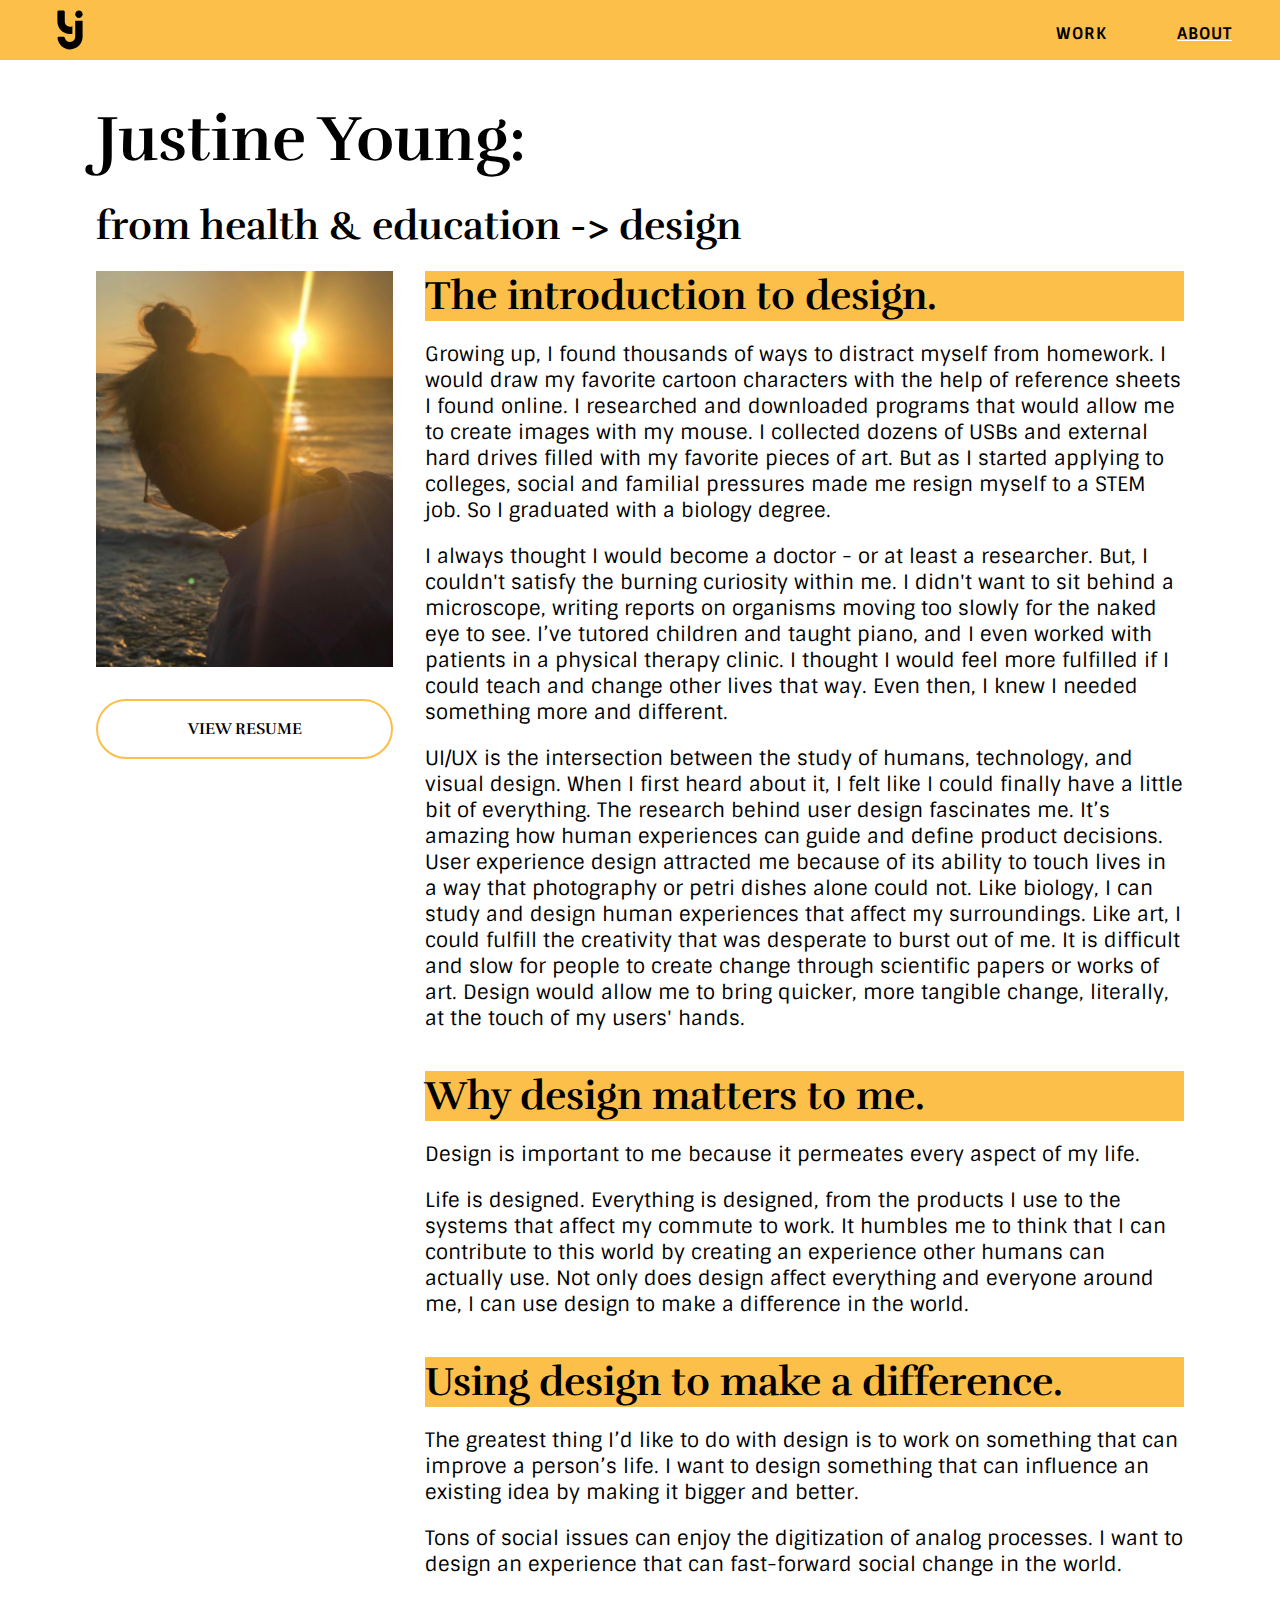
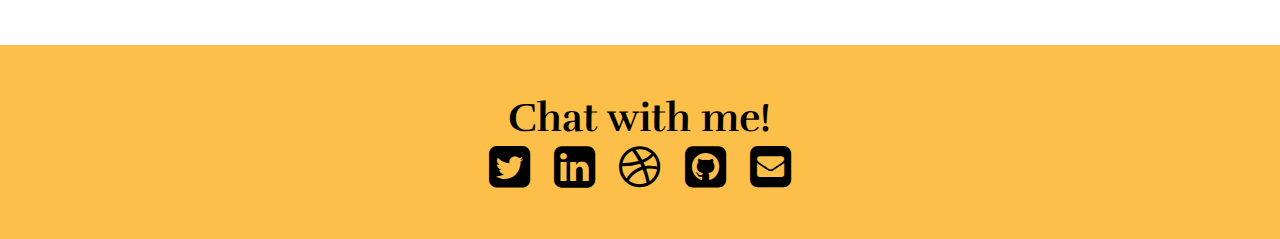
<file: about.html>
<!DOCTYPE html>
<html lang="en" dir="ltr">
  <head>
    <meta charset="utf-8" name="viewport" content="width=device-width, initial-scale=1">
    <title>Justine Young - about me</title>
    <link rel="stylesheet" href="/css/reset.css">
    <link rel="stylesheet" href="/css/style.css">
    <!-- Font Awesome  -->
    <link rel="stylesheet" href="https://maxcdn.bootstrapcdn.com/font-awesome/4.7.0/css/font-awesome.min.css">
    <link href="https://fonts.googleapis.com/css?family=Rufina:400,700|Sintony:400,700&display=swap" rel="stylesheet">
    <!-- Global site tag (gtag.js) - Google Analytics -->
    <script async src="https://www.googletagmanager.com/gtag/js?id=UA-151892054-1"></script>
    <script>
      window.dataLayer = window.dataLayer || [];
      function gtag(){dataLayer.push(arguments);}
      gtag('js', new Date());

      gtag('config', 'UA-151892054-1');
    </script>
    <!-- Hotjar Tracking Code for www.justinehyoung.com -->
    <script>
      (function(h,o,t,j,a,r){
          h.hj=h.hj||function(){(h.hj.q=h.hj.q||[]).push(arguments)};
          h._hjSettings={hjid:1587735,hjsv:6};
          a=o.getElementsByTagName('head')[0];
          r=o.createElement('script');r.async=1;
          r.src=t+h._hjSettings.hjid+j+h._hjSettings.hjsv;
          a.appendChild(r);
      })(window,document,'https://static.hotjar.com/c/hotjar-','.js?sv=');
    </script>
  </head>

  <body>
    <nav>
      <a href="/index.html">
        <img src="images/blacklogo-clear.svg" alt="logo" href="/home.html">
      </a>
      <a href="/index.html#portfolio" alt="Work" class="vertical-center"><span>Work</span></a>
      <a href="/about.html" alt="About Me" class="vertical-center active"><span>About</span></a>
    </nav>

    <section class="container ">
      <div class="top">
        <h1>Justine Young: </h1>
        <h2> from health & education -> design</h2>
      </div>
      <div class="aboutme">
        <div class="me">
          <img class="mypic" src="images/aboutme.jpg" alt="picture of justine in the sunset">
          <a href="JustineYoung-DesignerResume.pdf" class="viewdetails" target="_blank">View Resume</a>
        </div>
        <div class="introduction">
          <h2>The introduction to design.</h2>
          <p>Growing up, I found thousands of ways to distract myself from homework.
            I would draw my favorite cartoon characters with the help of reference sheets I found online.
            I researched and downloaded programs that would allow me to create images with my mouse.
            I collected dozens of USBs and external hard drives filled with my favorite pieces of art.
            But as I started applying to colleges, social and familial pressures made me resign myself to a STEM job.
            So I graduated with a biology degree.</p>
          <p>
            I always thought I would become a doctor - or at least a researcher.
            But, I couldn't satisfy the burning curiosity within me.
            I didn't want to sit behind a microscope, writing reports on organisms moving too slowly for the naked eye to see.
            I’ve tutored children and taught piano, and I even worked with patients in a physical therapy clinic.
            I thought I would feel more fulfilled if I could teach and change other lives that way.
            Even then, I knew I needed something more and different.
          </p>
          <p class="space">
            UI/UX is the intersection between the study of humans, technology, and visual design.
            When I first heard about it, I felt like I could finally have a little bit of everything.
            The research behind user design fascinates me.
            It’s amazing how human experiences can guide and define product decisions.
            User experience design attracted me because of its ability to touch lives in a way that photography or petri dishes alone could not.
            Like biology, I can study and design human experiences that affect my surroundings.
            Like art, I could fulfill the creativity that was desperate to burst out of me.
            It is difficult and slow for people to create change through scientific papers or works of art.
            Design would allow me to bring quicker, more tangible change, literally, at the touch of my users' hands.
          </p>
          
          <h2>Why design matters to me.</h2>
          <p>Design is important to me because it permeates every aspect of my life.</p>
          <p class="space">
            Life is designed.
            Everything is designed, from the products I use to the systems that affect my commute to work.
            It humbles me to think that I can contribute to this world by creating an experience other humans can actually use.
            Not only does design affect everything and everyone around me, I can use design to make a difference in the world.
          </p>
          
          <h2>Using design to make a difference.</h2>
          <p>The greatest thing I’d like to do with design is to work on something that can improve a person’s life.
            I want to design something that can influence an existing idea by making it bigger and better.
          </p>
          <p>Tons of social issues can enjoy the digitization of analog processes.
            I want to design an experience that can fast-forward social change in the world.</p>
        </div>
      </div>
    </section>

    <!-- footer -->
    <footer class="container">
      <div class="box center">
        <h2 class="center">Chat with me!</h2>
        <div class="onethird">
          <a href="https://www.twitter.com/justinehyoung" target="_blank"><i class="fa fa-twitter-square fa-3x black-text" aria-hidden="true"></i></a>
          <a href="https://www.linkedin.com/in/justinehyoung/" target="_blank"><i class="fa fa-linkedin-square fa-3x black-text" aria-hidden="true"></i></a>
          <a href="https://dribbble.com/justineyoung" target="_blank"><i class="fa fa-dribbble fa-3x black-text" aria-hidden="true"></i></a>
          <a href="https://www.github.com/justineyoung" target="_blank"><i class="fa fa-github-square fa-3x black-text" aria-hidden="true"></i></a>
          <a href="mailto:justinehyoung@gmail.com" target="_blank"><i class="fa fa-envelope-square fa-3x black-text" aria-hidden="true"></i></a>
        </div>
      </div>
    </footer>
  </body>
</html>
</file>
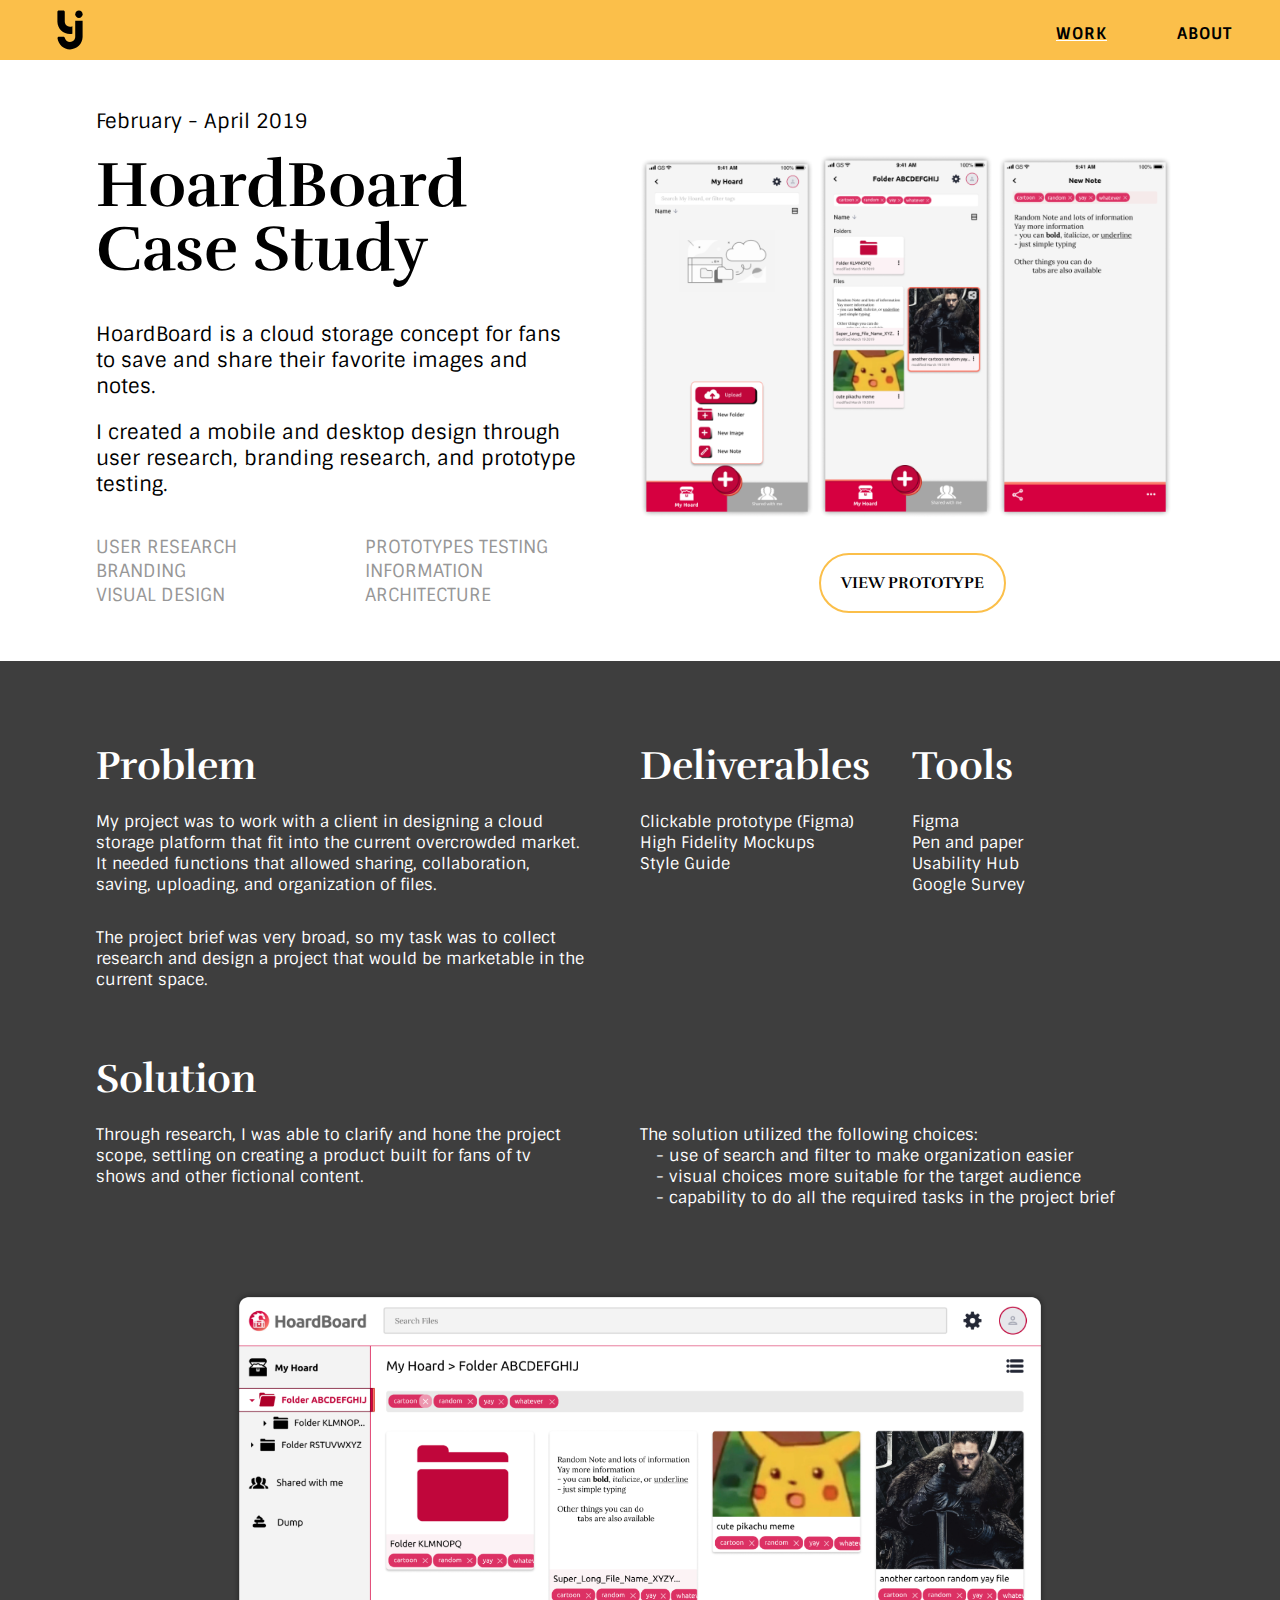
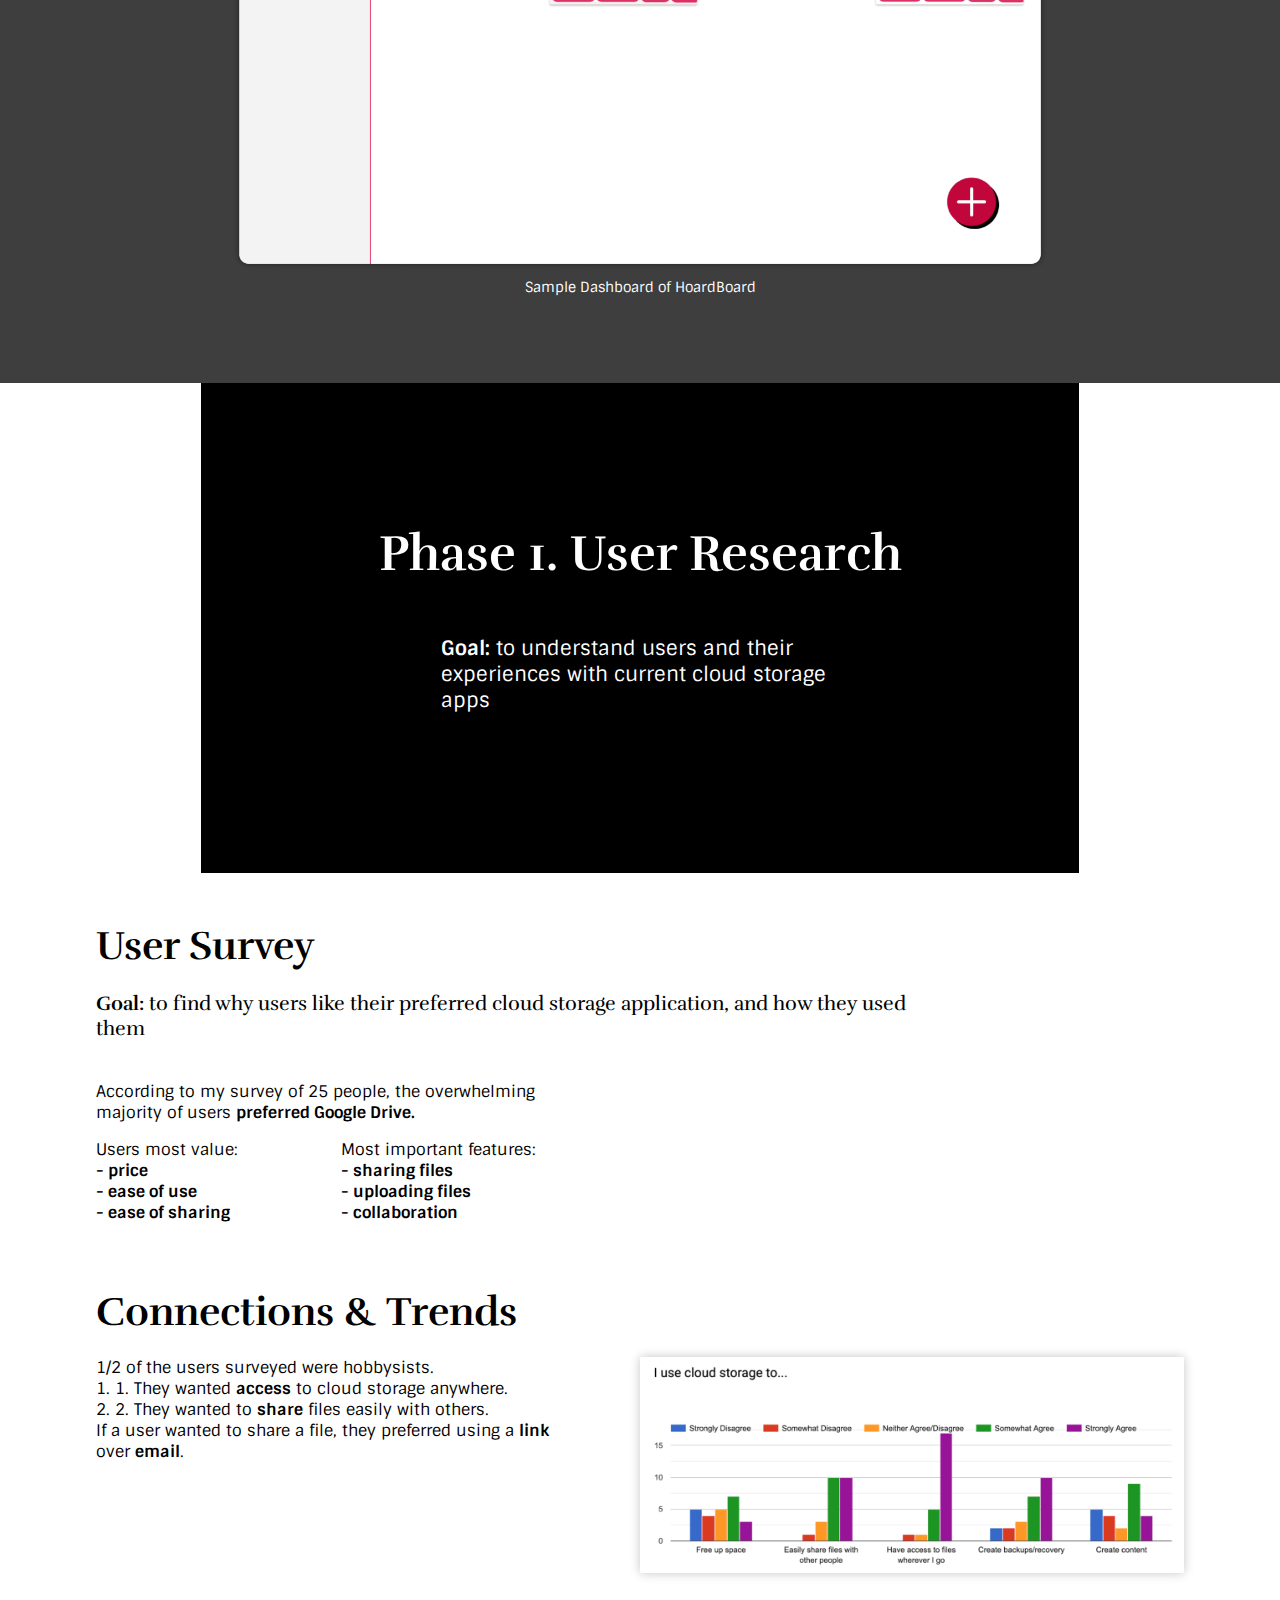
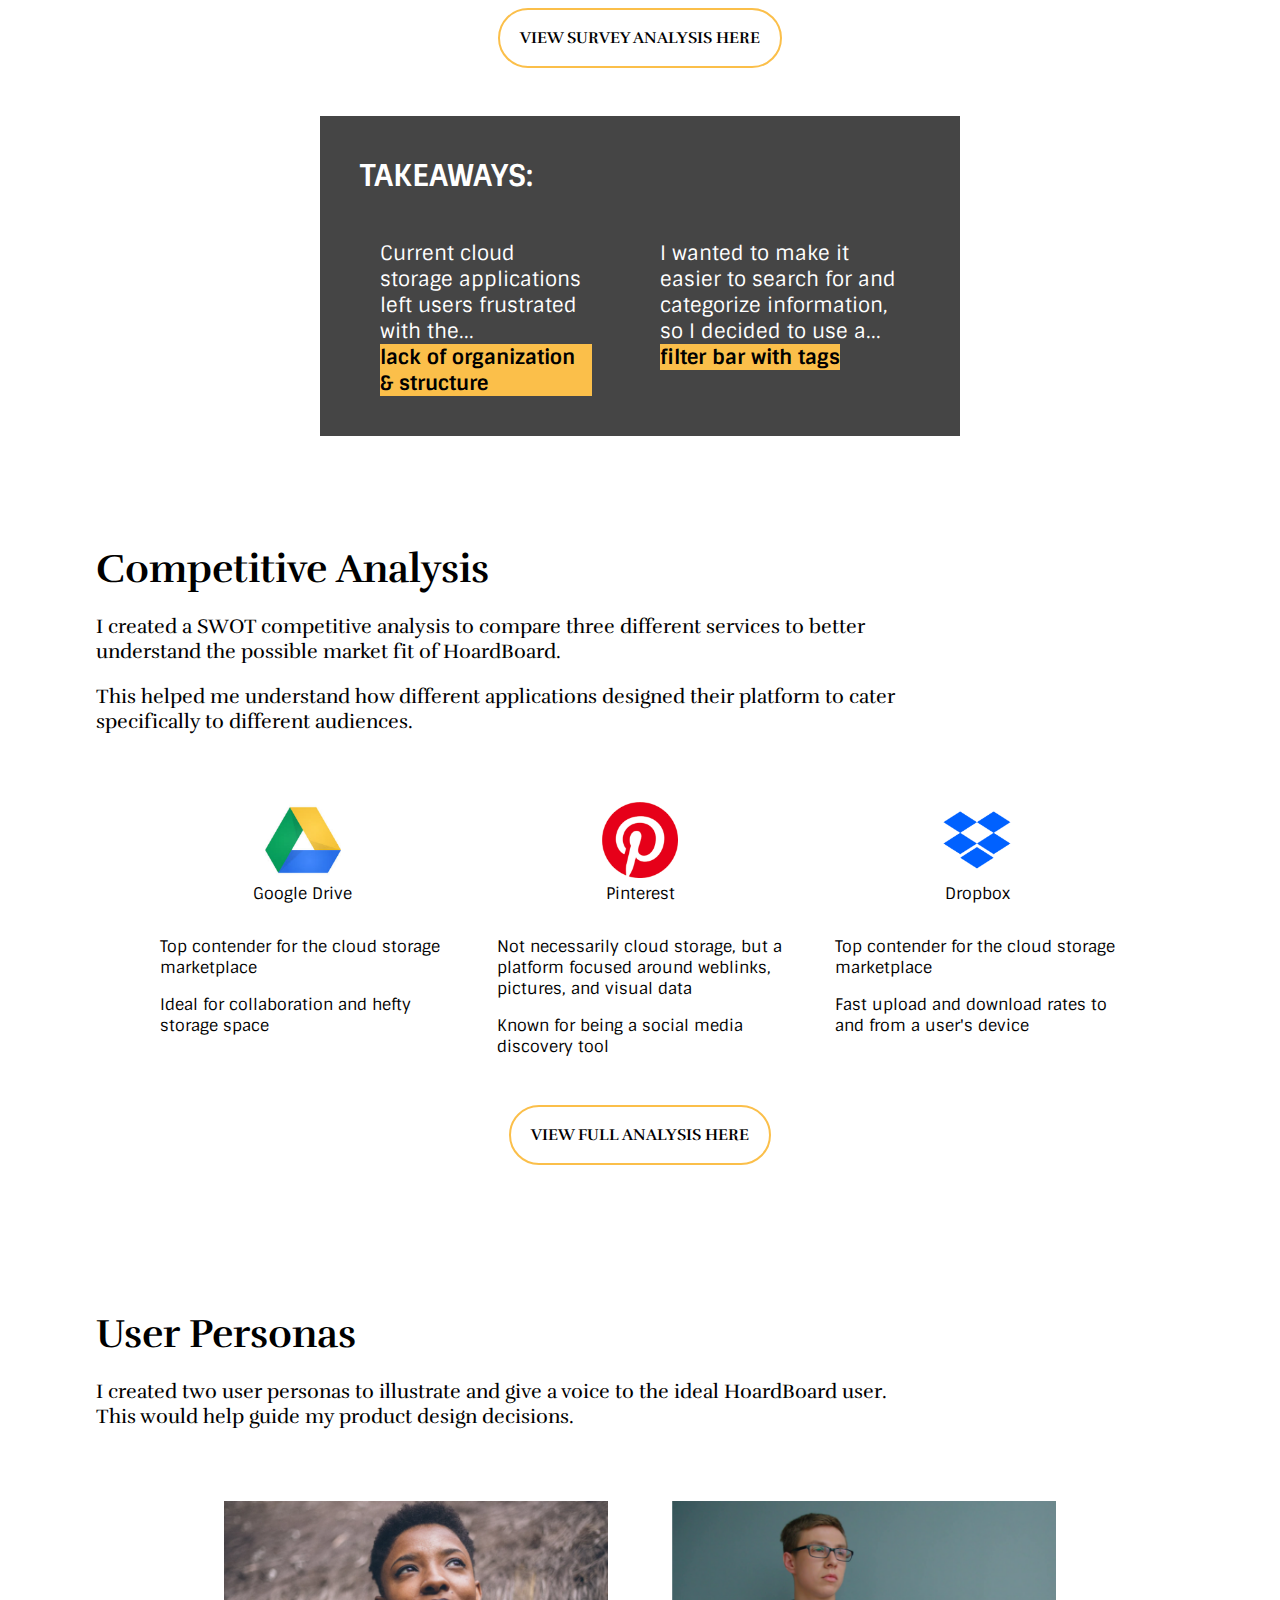
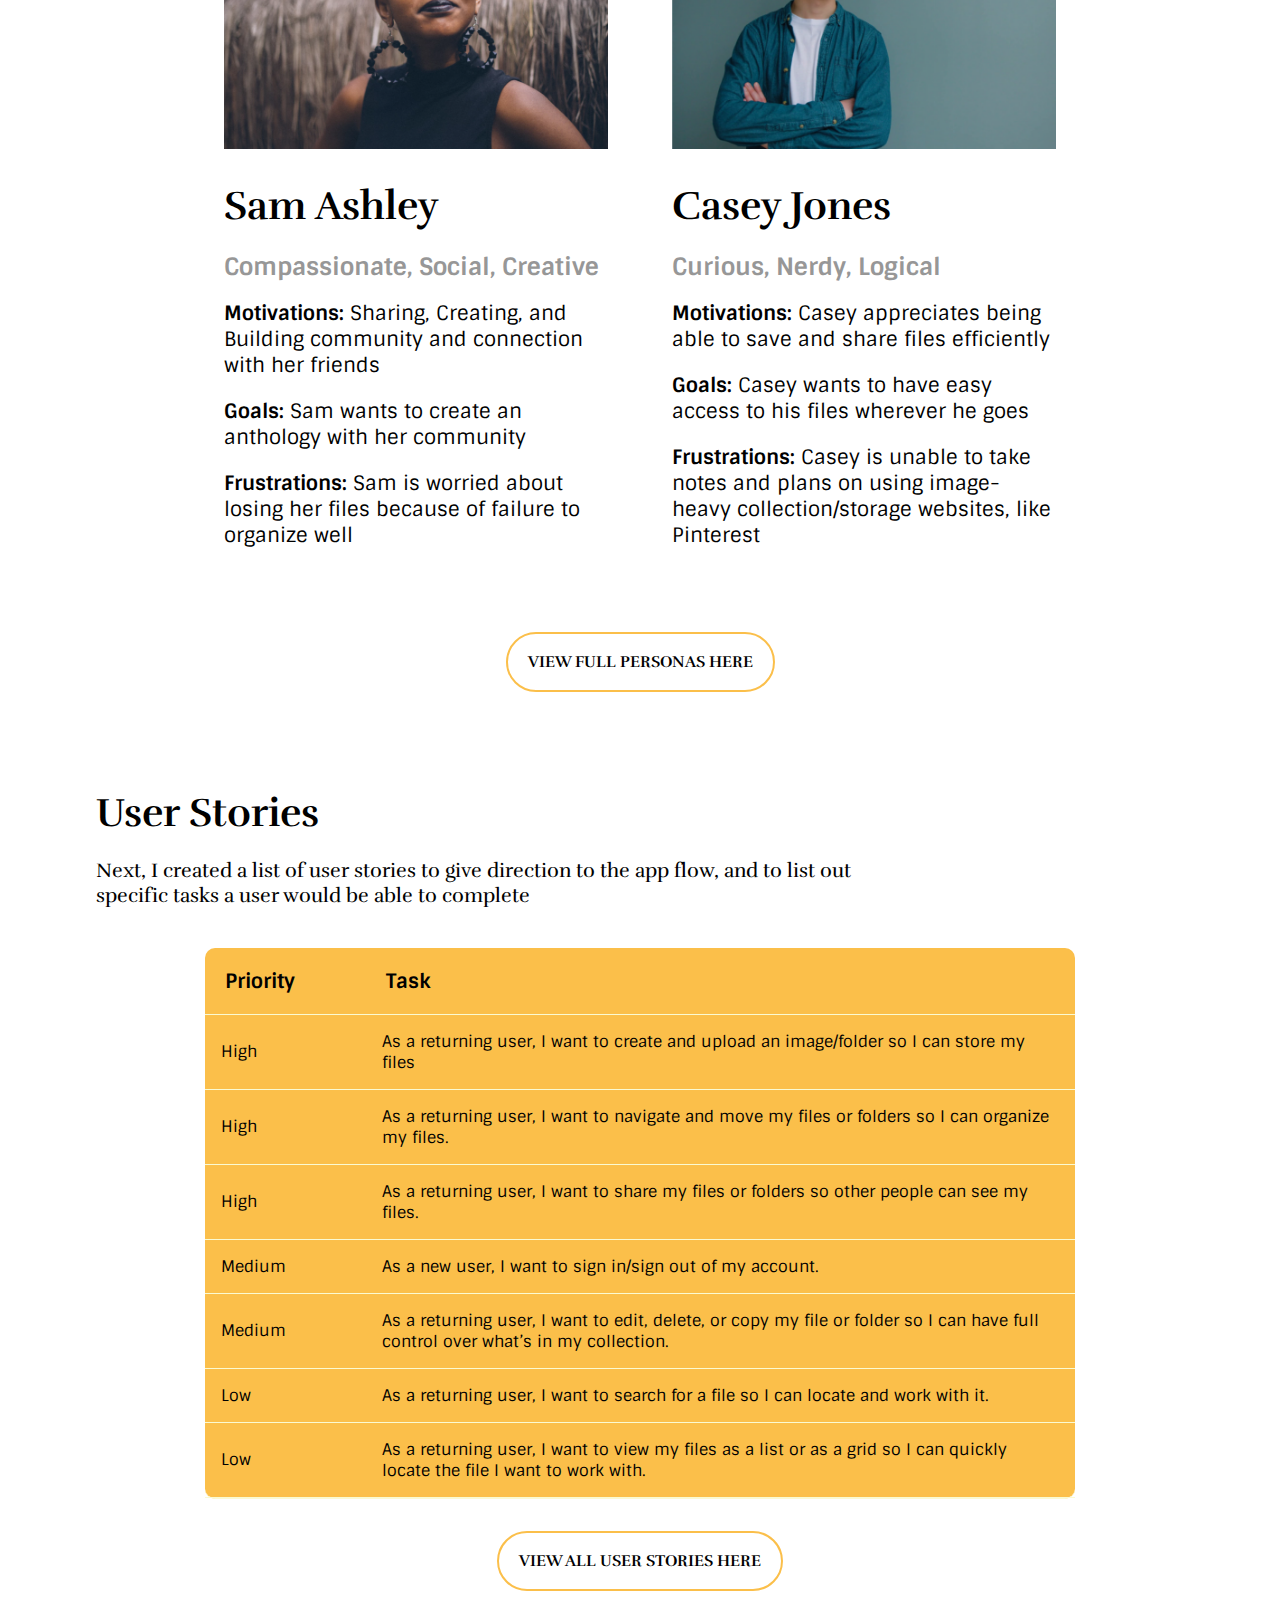
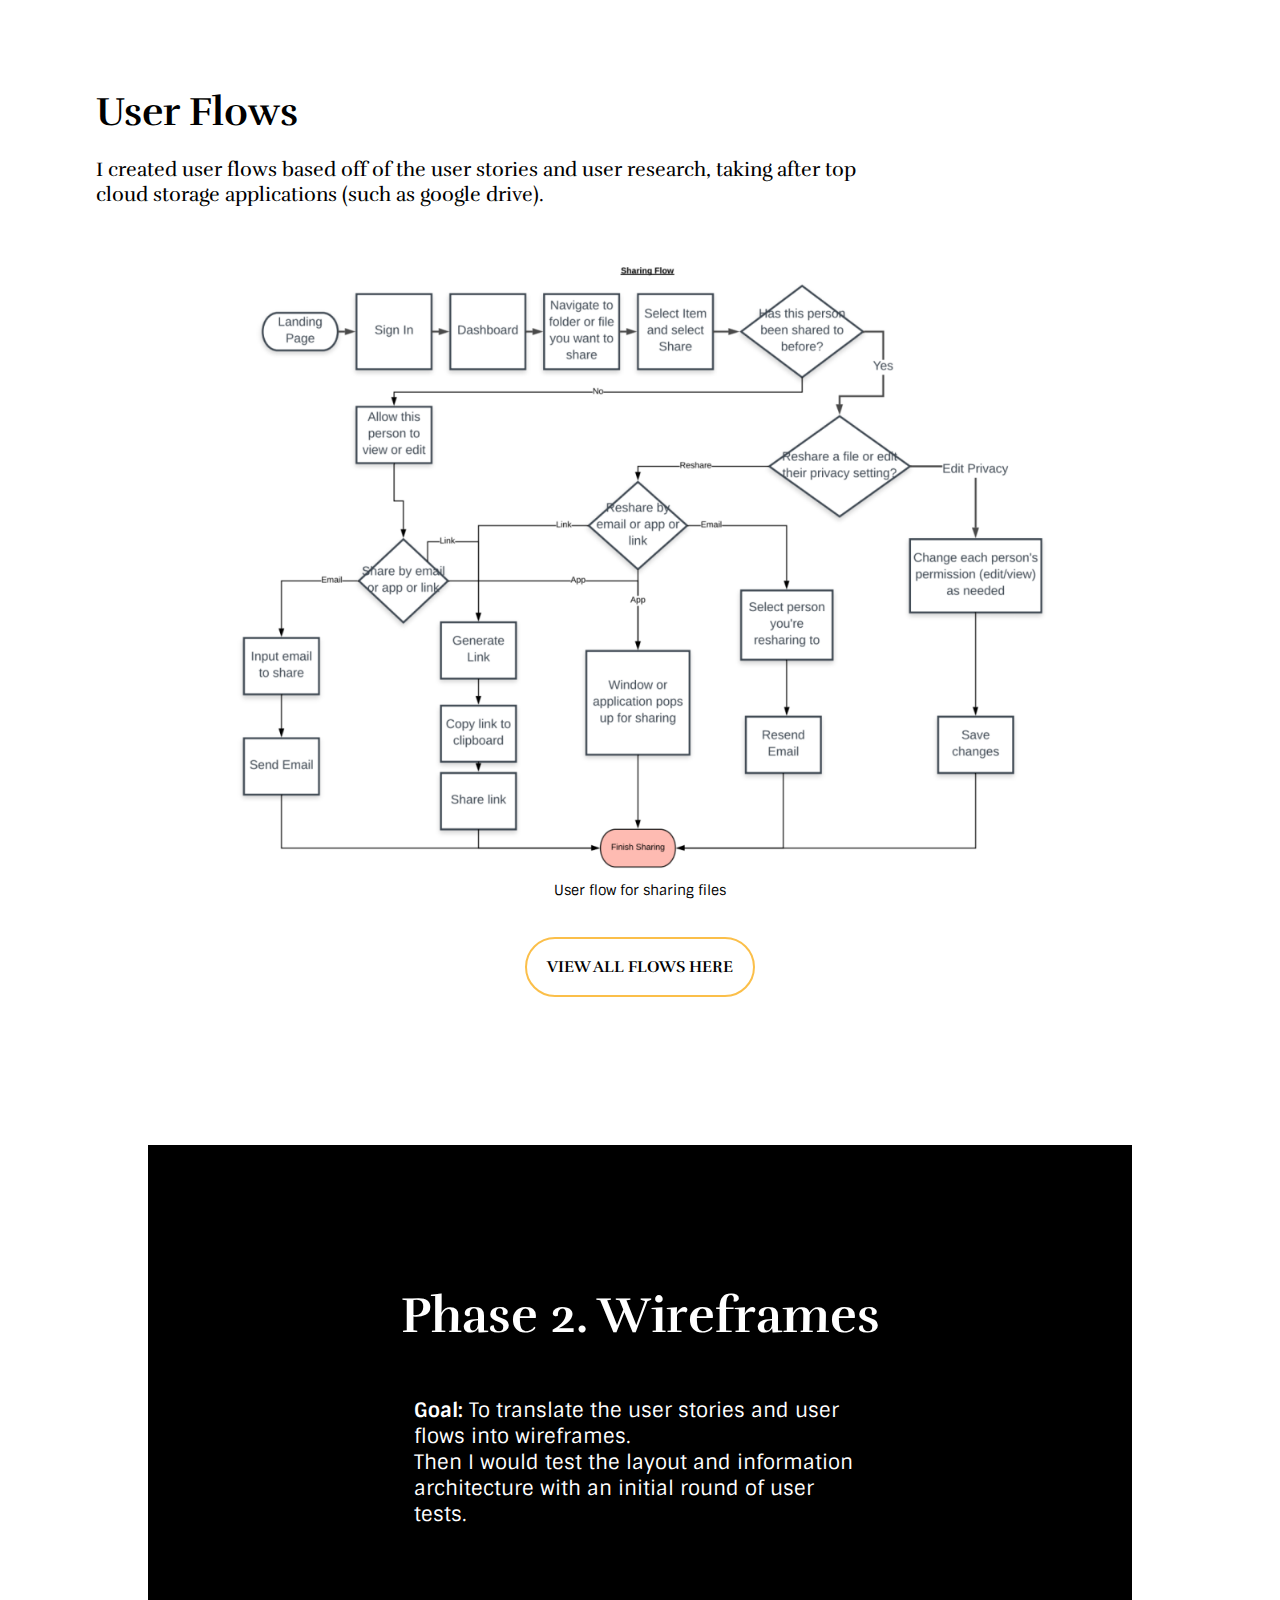
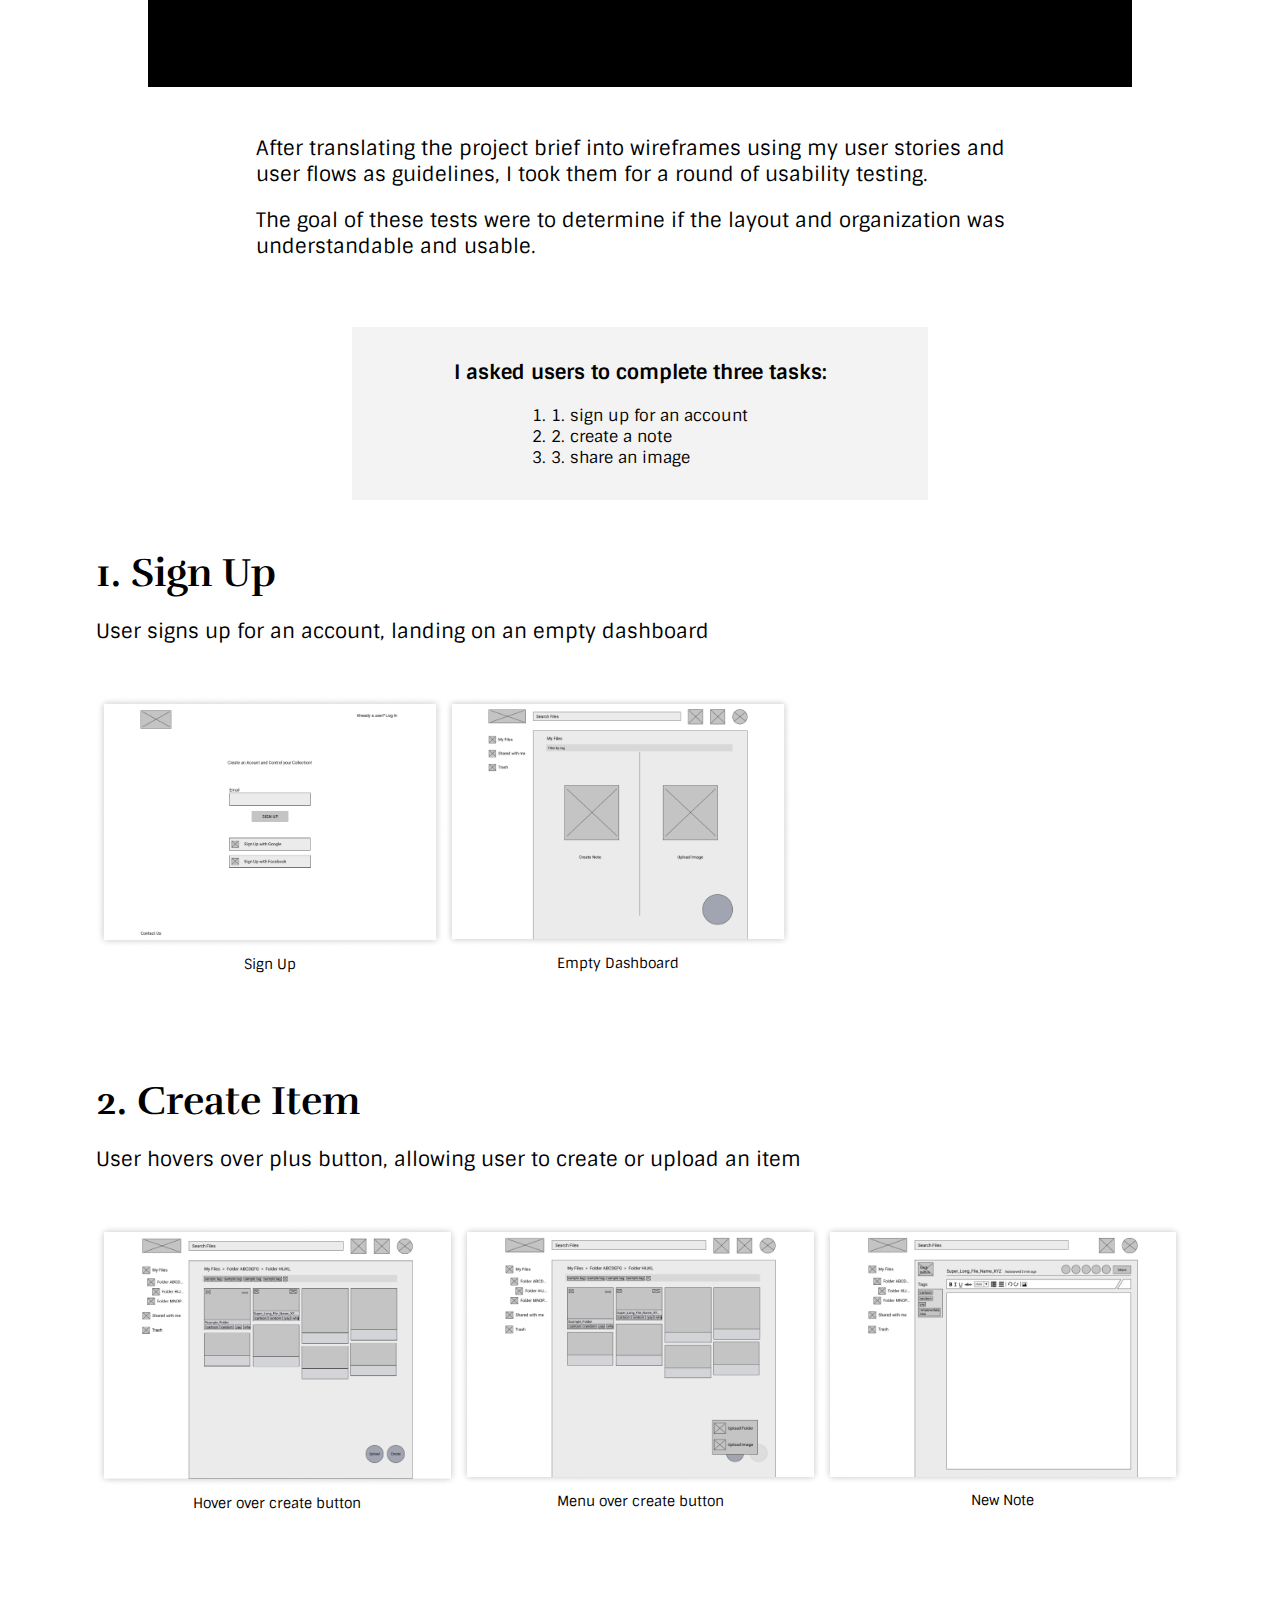
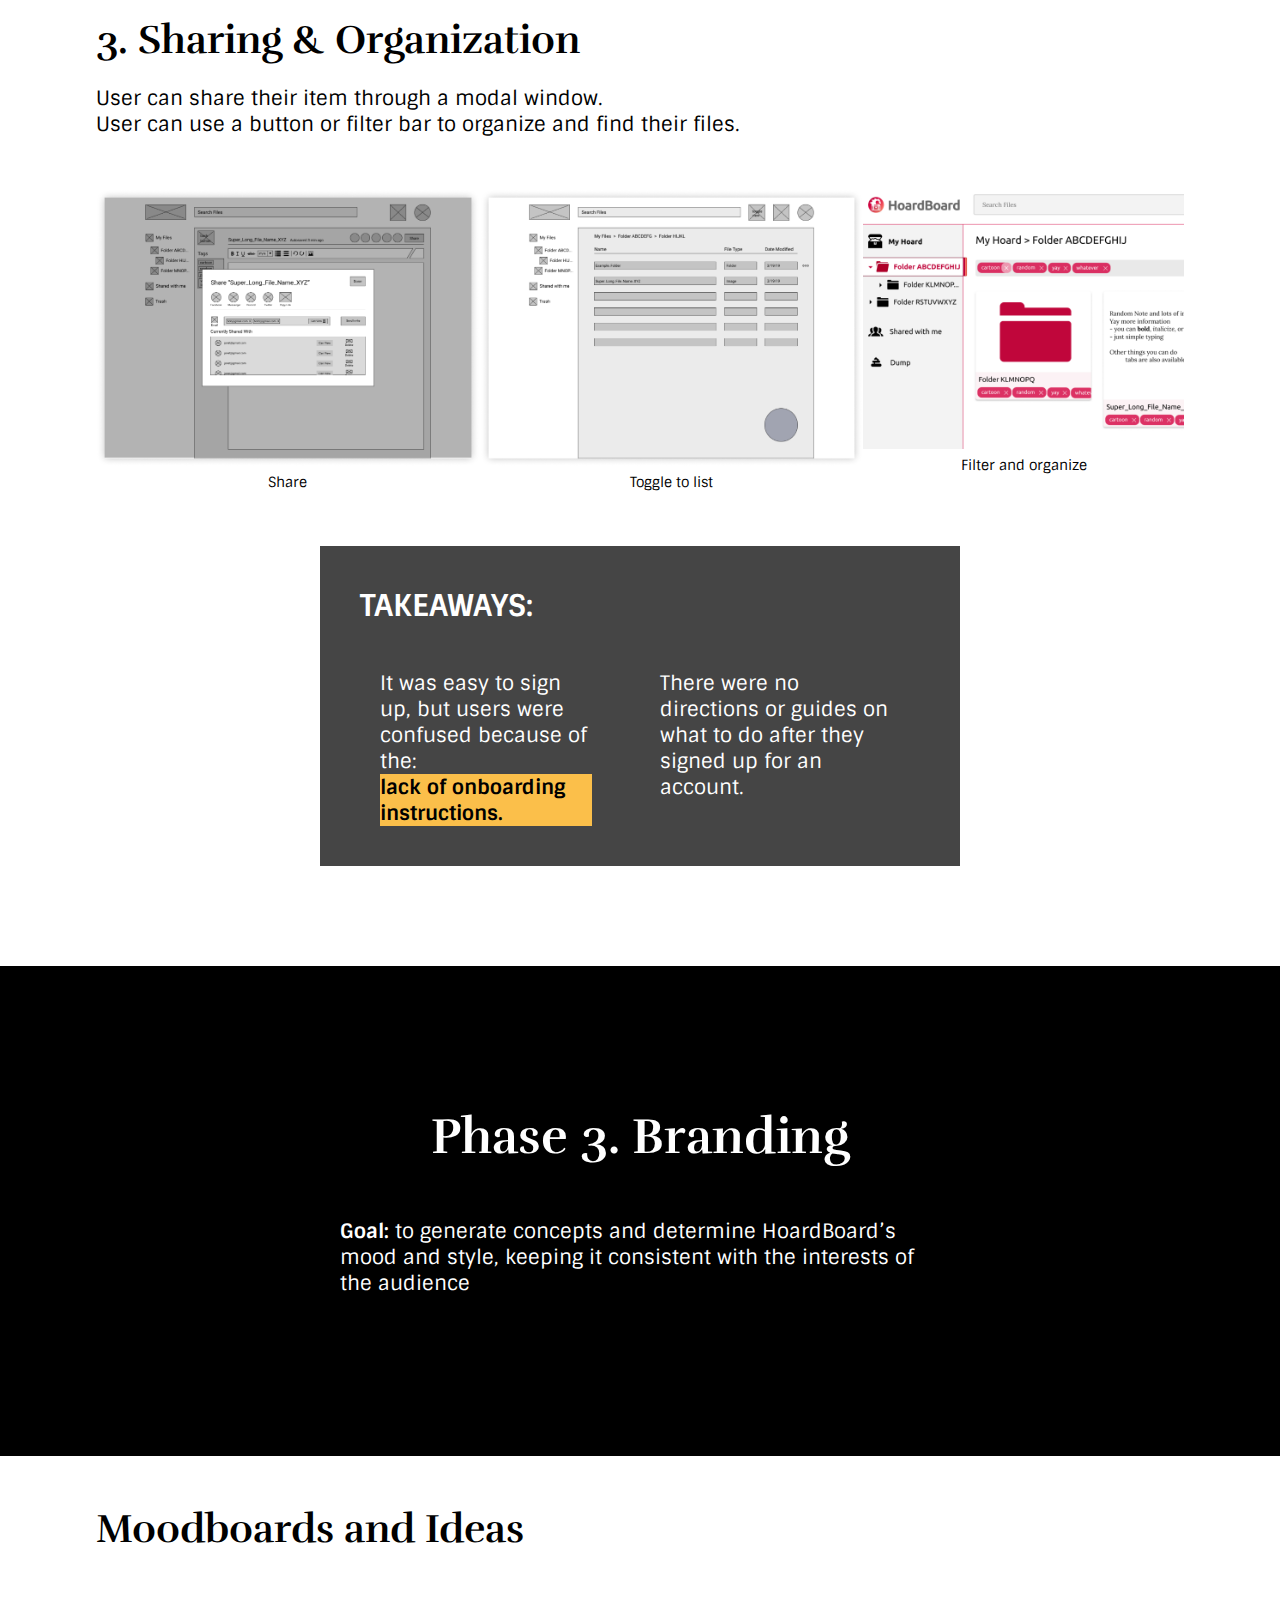
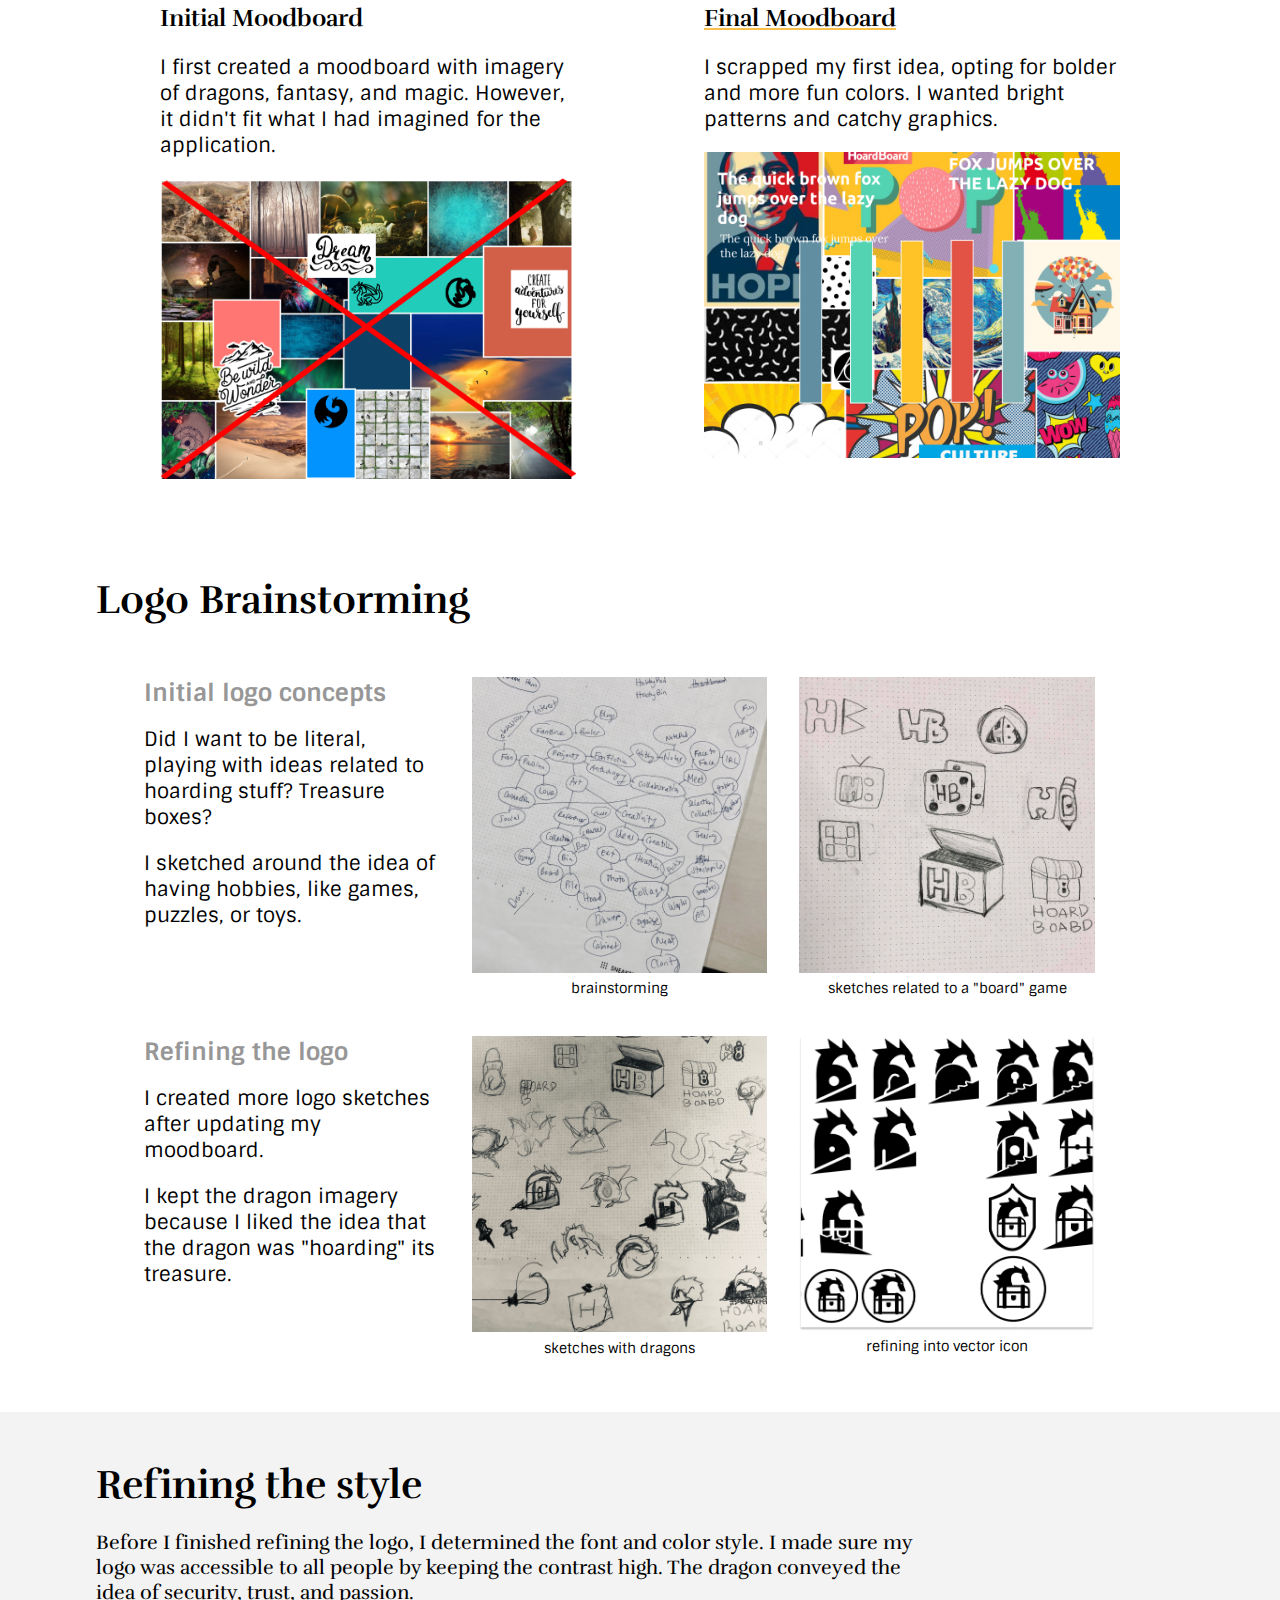
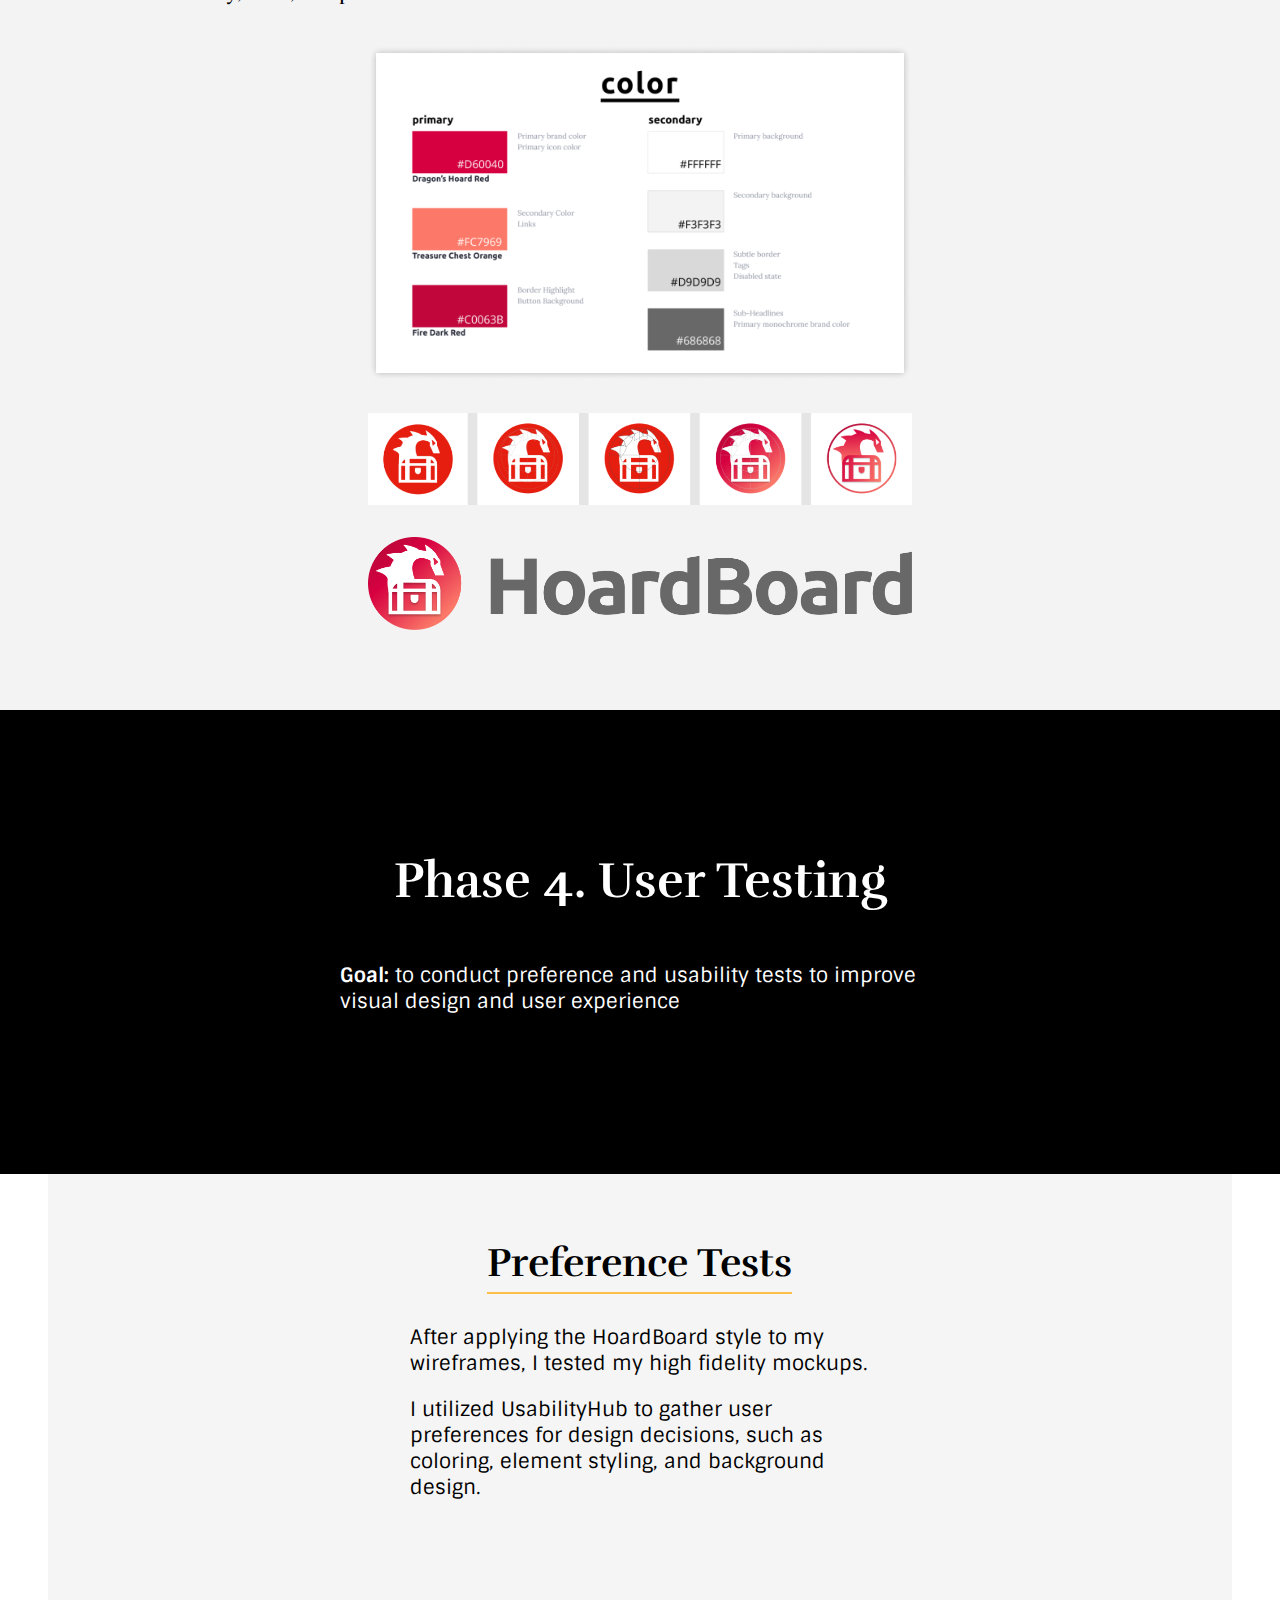
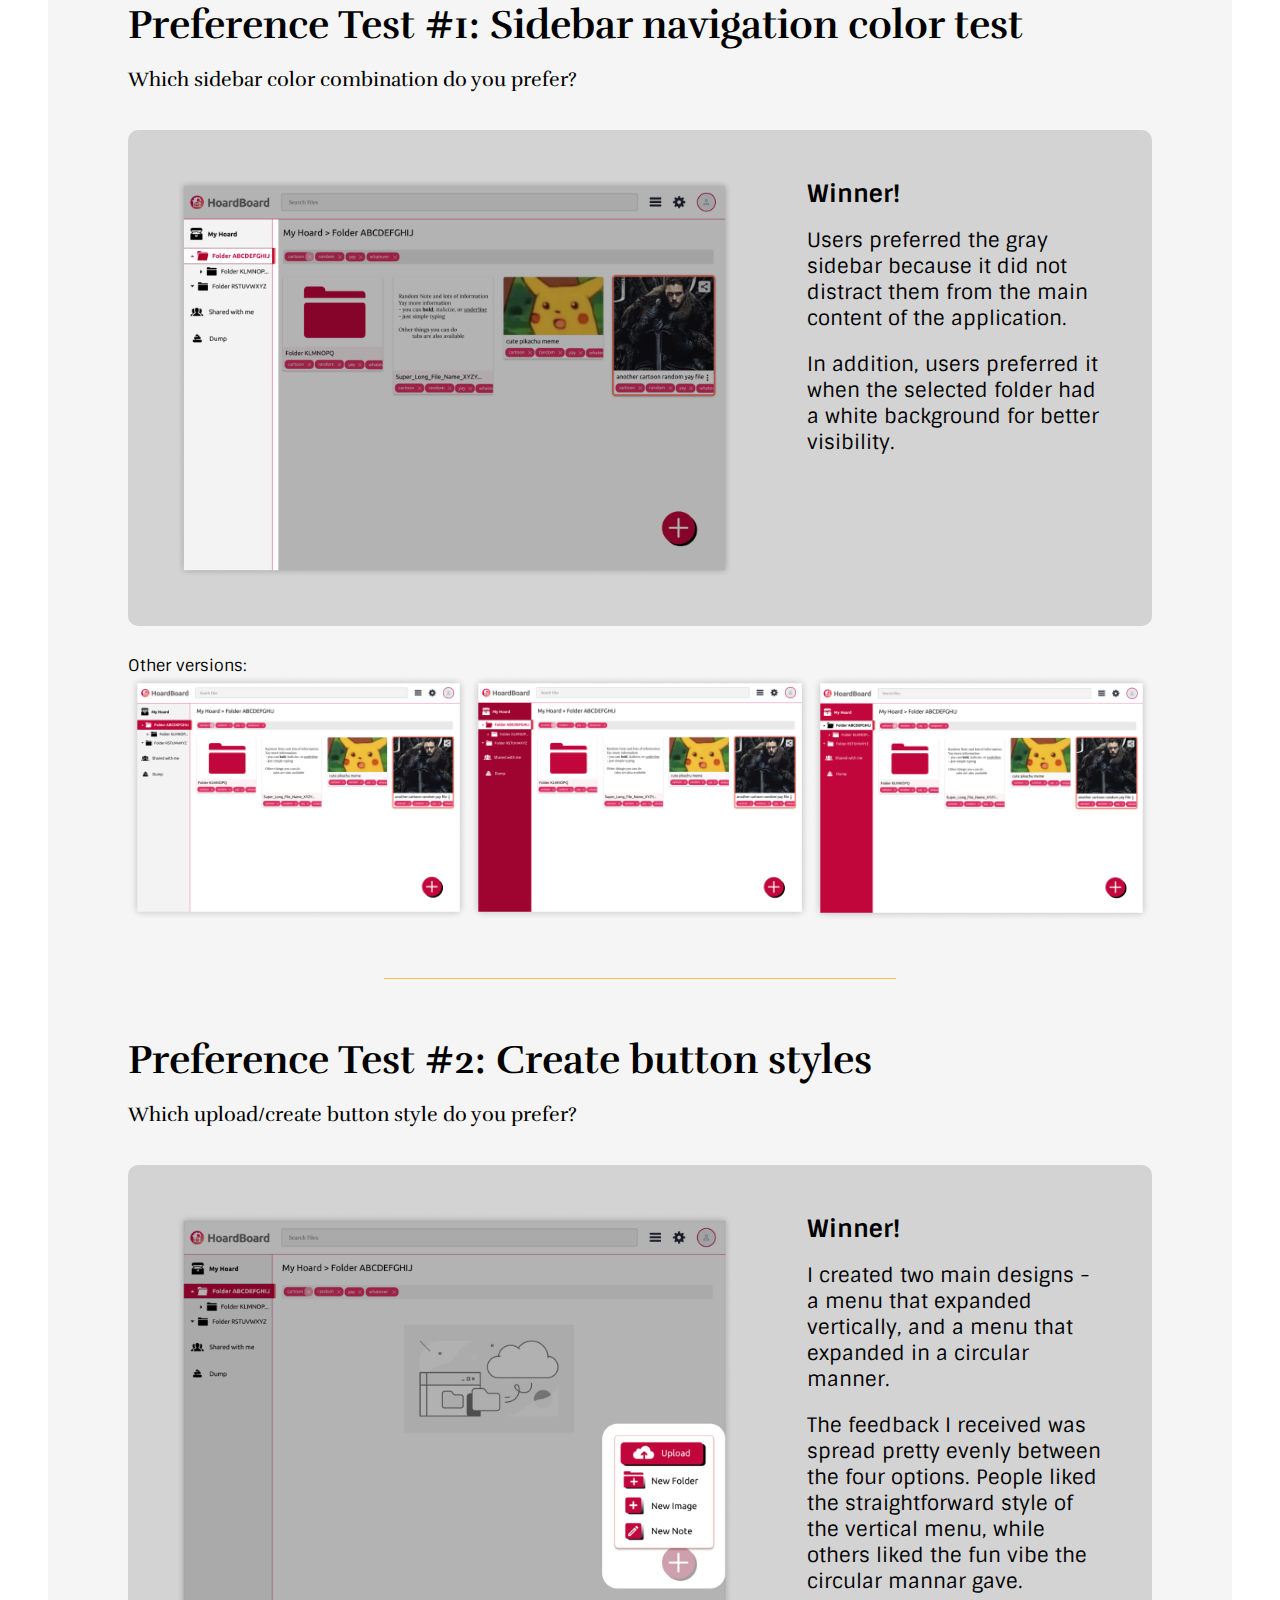
<file: hoardboard.html>
<!DOCTYPE html>
<html lang="en" dir="ltr">
  <head>
    <meta charset="utf-8" name="viewport" content="width=device-width, initial-scale=1">
    <title>Justine Young - HoardBoard</title>
    <link rel="stylesheet" href="/css/reset.css">
    <link rel="stylesheet" href="/css/style.css">
    <!-- Font Awesome  -->
    <link rel="stylesheet" href="https://maxcdn.bootstrapcdn.com/font-awesome/4.7.0/css/font-awesome.min.css">
    <link href="https://fonts.googleapis.com/css?family=Rufina:400,700|Sintony:400,700&display=swap" rel="stylesheet">
    <!-- Global site tag (gtag.js) - Google Analytics -->
    <script async src="https://www.googletagmanager.com/gtag/js?id=UA-151892054-1"></script>
    <script>
      window.dataLayer = window.dataLayer || [];
      function gtag(){dataLayer.push(arguments);}
      gtag('js', new Date());

      gtag('config', 'UA-151892054-1');
    </script>
    <!-- Hotjar Tracking Code for www.justinehyoung.com -->
    <script>
      (function(h,o,t,j,a,r){
          h.hj=h.hj||function(){(h.hj.q=h.hj.q||[]).push(arguments)};
          h._hjSettings={hjid:1587735,hjsv:6};
          a=o.getElementsByTagName('head')[0];
          r=o.createElement('script');r.async=1;
          r.src=t+h._hjSettings.hjid+j+h._hjSettings.hjsv;
          a.appendChild(r);
      })(window,document,'https://static.hotjar.com/c/hotjar-','.js?sv=');
    </script>
  </head>

  <body>
    <nav>
      <a href="/index.html">
        <img src="images/blacklogo-clear.svg" alt="logo" href="/index.html">
      </a>
      <a href="/index.html#portfolio" alt="Work" class="vertical-center active"><span>Work</span></a>
      <a href="/about.html" alt="About Me" class="vertical-center"><span>About</span></a>
    </nav>
    <!-- hero unit -->
    <div class="container">
      <header>            
        <p>February - April 2019</p>
        <div class="intro whole">
          <div class="half1">
            <h1>HoardBoard Case Study</h1>
            <p class="halfspacebefore">HoardBoard is a cloud storage concept for fans to save and share
              their favorite images and notes.</p>
            <p>  
            I created a mobile and desktop design through user research, branding
            research, and prototype testing.</p>
            <div class="whole">
              <ul class="tasks half1">
                  <li>User Research</li>
                  <li>Branding</li>
                  <li>Visual Design</li>
                </ul>
                <ul class="tasks half1">
                  <li>Prototypes Testing</li>
                  <li>Information Architecture</li>
                </ul>
            </div>
          </div>
          <div class="half2 whole">
            <!-- <div class=""> -->
             <img class="onethird" src="hoardboardimages/Intro-01.png" alt="" width="100%">
            <!-- </div> -->
            <img class="onethird" src="hoardboardimages/Intro-02.png" alt="">
            <img class="onethird" src="hoardboardimages/Intro-03.png" alt="">
            <!-- <img class="" src="hoardboardimages/Intro-02.png" alt="" width="100%">
            <img class="" src="hoardboardimages/Intro-03.png" alt="" width="100%"> -->
            <a href="https://www.figma.com/proto/w9rn0Sg4NDgToUr5syMdym/Cloud-Storage-WireFrames?node-id=351%3A2014&viewport=1807%2C591%2C0.219936&scaling=scale-down-width"
             class="viewdetails center" target="_blank">View Prototype</a>
          </div>
        </div>
      </header>
    </div>

    <header class="headerdetails">
      <div class="headertext">
        <ul class="problem half1">
          <h2 class="">Problem</h2>
          <li class="">My project was to work with a client in designing a cloud storage
            platform that fit into the current overcrowded market.
              It needed functions that allowed sharing, collaboration, saving,
              uploading, and organization of files.
          </li>
          <li class="">The project brief was very broad, so my task was to collect
            research and design a project that would be marketable in the current space.
          </li>
        </ul>
        <div class="onefourth">
          <ul class="half1">
            <h2 class="">Deliverables</h2>
            <li class="">Clickable prototype (Figma)</li>
            <li>High Fidelity Mockups</li>
            <li>Style Guide</li>
          </ul>
          <ul class="half2">
            <h2>Tools</h2>
            <li>Figma</li>
            <li>Pen and paper</li>
            <li>Usability Hub</li>
            <li>Google Survey</li>
          </ul>
        </div>
      </div>        
      <h2>Solution</h2>
      <ul class="solution headertext">
        <li class="half1">Through research, I was able to clarify and hone the project scope,
          settling on creating a product built for fans of tv shows and other fictional content.</li>
        <li class="half2">The solution utilized the following choices:
          <ul class="">
            <li class="indentation">
               - use of search and filter to make organization easier
            </li>
            <li class="indentation">
               - visual choices more suitable for the target audience
            </li>
            <li class="indentation">
               - capability to do all the required tasks in the project brief
            </li>
          </ul>
        </li>
      </ul>
      <div class="center spanimage">
        <img src="hoardboardimages/intro-solution-dashboard.png" width="75%" alt="">
        <p class="caption">Sample Dashboard of HoardBoard</p>
      </div>
    </header>

    <section class="userresearch">
      <div class="title center">
        <h2>Phase 1. User Research</h2>
        <p><span>Goal:</span>
          to understand users and their experiences with current cloud storage apps</p>
      </div>
      <div class="container">
        <h2>User Survey</h2>
        <h4 class="seventyfive space"><span>Goal:</span> to find why users like their preferred cloud storage application,
          and how they used them
        </h4>
        <ul class="half1 survey space">
          <li class="halfspace">According to my survey of 25 people, the overwhelming majority
          of users <span>preferred Google Drive.</span></li>
          <div class="whole space">
            <li class="half2">Users most value:
              <ul>
                <li><span>- price</span></li>
                <li><span>- ease of use</span></li>
                <li><span>- ease of sharing</span></li>
              </ul>
            </li>
            <li class="half2">Most important features:
              <ul>
                <li><span>- sharing files</span></li>
                <li><span>- uploading files</span></li>
                <li><span>- collaboration</span></li>
              </ul>
            </li>
          </div>
        </ul>
        <h2>Connections & Trends</h2>
        <div class="whole">
          <ul class="half1">
            <li>1/2 of the users surveyed were hobbysists.
              <ol>
                <li>1. They wanted <span>access</span> to cloud storage anywhere.</li>
                <li>2. They wanted to <span>share</span> files easily with others.</li>
              </ol>
              <!-- who use cloud storage
            to have <span>access</span> wherever they go, and to <span>share</span> files
          easily with others.</li> -->
            <li>If a user wanted to share a file, they preferred using a <span>link</span> over <span>email</span>.</li>
          </ul>
          <div class="half2">
              <img src="hoardboardimages/userresearch-connections-usage.png" class="shadow" alt="" width="100%">
          </div>
          <a href="https://docs.google.com/document/d/1lfoFpBCMI_X0M_H1DbZhKEhsR8-E4n-aQsmRWRfswAQ/edit" class="viewdetails center" target="_blank">view survey analysis here</a>
        </div>
      </div>
      <div class="callout center">
        <h3 class="callouttitle">Takeaways:</h3>
        <ul class="whole">
          <li class="half1 wrapper">Current cloud storage applications left users frustrated with the...
            <ul>
              <li class="emphasis"><span>lack of organization & structure</span></li>
              <!-- <li class="emphasis"><span> - structure </span></li> -->
            </ul>

            <!-- Users were most frustrated with the <span class="emphasis">organization</span>
          and <span class="emphasis">structure</span> of current cloud storage applications.</li> -->
          <li class="half2 wrapper">I wanted to make it easier to search for and categorize information, so I decided to use a...
            <ul>
              <li class="emphasis"><span>filter bar with tags</span></li>
            </ul>
          </li> 
          <!-- Since a typical HoardBoard user would have large amounts of content, I decided a
          <span class="emphasis">tagging system</span> would make it easier to search and
          categorize all the information.</li> -->
        </ul>
      </div>
      <div class="container">
        <h2>Competitive Analysis</h2>
        <h4 class="seventyfive">I created a SWOT competitive analysis to compare three different
        services to better understand the possible market fit of HoardBoard.</h4> 
        <h4 class="seventyfive">This helped me understand how different
        applications designed their platform to cater specifically to different audiences.</h4>
        <ul class="whole competitiveanalysis">
          <li class="onethird">
            <ul class="center space">
              <li><img src="hoardboardimages/userresearch-CA-googledrive.png" alt="">
              </li>
              <li>Google Drive</li>
            </ul>
            <ul class="facts">
              <li class="">Top contender for the cloud storage marketplace
              </li>
              <li>Ideal for collaboration and hefty storage space
              </li>
            </ul>
          </li>
          <li class="onethird">
            <ul class="center space">
              <li><img src="hoardboardimages/userresearch-CA-pinterest.png" alt="">
              </li>
              <li>Pinterest</li>
            </ul>
            <ul class="facts">
              <li class="">
                Not necessarily cloud storage, but a platform focused around
              weblinks, pictures, and visual data
              </li>
              <li>
                Known for being a social media discovery tool
              </li>
            </ul>
          </li>
          <li class="onethird">
            <ul class="center space">
              <li><img src="hoardboardimages/userresearch-CA-dropbox.png" alt="">
              </li>
              <li>Dropbox</li>
            </ul>
            <ul class="facts">
              <li class="">
                Top contender for the cloud storage marketplace
              </li>
              <li>
                Fast upload and download rates to and from a user's device
              </li>
            </ul>
          </li>
          <a href="https://docs.google.com/document/d/1Yz2BJh_-q2opA-5TurxbV9lHR7pziWXjEOnTnksLoUs/edit" class="viewdetails center" target="_blank">view full analysis here</a>
        </ul>
      </div>
      <div class="container">
        <h2>User Personas</h2>
        <h4 class="seventyfive space">I created two user personas to illustrate and give a voice to the ideal HoardBoard user.
        This would help guide my product design decisions.
        </h4>
        <div class="whole userpersonas">
          <div class="persona half2">
              <img src="hoardboardimages/persona-sam.png" class="center space" width="100%" alt="">
              <h2>Sam Ashley</h2>
              <h5>Compassionate, Social, Creative</h5>
              <p><span>Motivations:</span> Sharing, Creating, and Building community
                and connection with her friends
              </p>
              <p><span>Goals:</span> Sam wants to create an anthology with her community</p>
              <p><span>Frustrations:</span> Sam is worried about losing her files because of
              failure to organize well</p>
            </div>
            <div class="persona half2 space">
              <img src="hoardboardimages/persona-casey.png" class="center space" width="100%" alt="">
              <h2 c>Casey Jones</h2>
              <h5>Curious, Nerdy, Logical</h5>
              <p><span>Motivations:</span> Casey appreciates being able to save
                and share files efficiently
              </p>
              <p><span>Goals:</span> Casey wants to have easy access to his files
                wherever he goes</p>
              <p><span>Frustrations:</span> Casey is unable to take notes and plans on using
              image-heavy collection/storage websites, like Pinterest</p>
            </div>
            <a href="https://docs.google.com/document/d/1lfoFpBCMI_X0M_H1DbZhKEhsR8-E4n-aQsmRWRfswAQ/edit" class="viewdetails center" target="_blank">view full personas here</a>
          </div>
      </div>
      <div class="container">
        <h2>User Stories</h2>
        <h4 class="seventyfive space">Next, I created a list of user stories to give direction to the app flow,
        and to list out specific tasks a user would be able to complete</h4>
        <table class="center">
          <tr>
            <th>Priority</th>
            <th>Task</th>
          </tr>
          <tr>
            <td>High</td>
            <td>As a returning user, I want to create and upload an image/folder
            so I can store my files</td>
          </tr>
          <tr>
            <td>High</td>
            <td>As a returning user, I want to navigate and move my files or
              folders so I can organize my files.</td>
          </tr>
          <tr>
            <td>High</td>
            <td>As a returning user, I want to share my files or folders so
              other people can see my files.</td>
          </tr>
          <tr>
            <td>Medium</td>
            <td>As a new user, I want to sign in/sign out of my account.</td>
          </tr>
          <tr>
            <td>Medium</td>
            <td>As a returning user, I want to edit, delete, or copy my file
                or folder so I can have full control over what’s in my collection.</td>
          </tr>
          <tr>
            <td>Low</td>
            <td>As a returning user, I want to search for a file so I can
              locate and work with it.</td>
          </tr>
          <tr>
            <td>Low</td>
            <td>As a returning user, I want to view my files as a list or as
                a grid so I can quickly locate the file I want to work with.</td>
          </tr>
        </table>
        <div class="whole">
          <a href="https://docs.google.com/spreadsheets/d/1jmhiUe8QS1Eocu6-3WnvcCjcm8GSCeBByEYwGo76IaI/edit#gid=0" class="viewdetails center" target="_blank">
            View all user stories here</a>
        </div>
      </div>
      <div class="userflows container">
        <h2>User Flows</h2>
        <h4 class="space seventyfive">I created user flows based off of the user stories and user research,
        taking after top cloud storage applications (such as google drive).</h4>
        <img src="hoardboardimages/flow-sharing.png" width="75%" class="center" alt="Sharing user flow image">
        <p class="caption center">User flow for sharing files</p>
        <a href="https://drive.google.com/drive/u/0/folders/1oO957rjmP3gakTTDoKOKed9BR7pelk47" 
        class="viewdetails center" target="_blank">VIEW ALL FLOWS HERE</a>
      </div>
    </section>

    <section id="wireframes">
      <div class="title center marginbefore">
        <h2>Phase 2. Wireframes</h2>
        <p><span>Goal:</span> To translate the user stories and user flows into wireframes.
          <br>Then I would test the layout and information architecture with
          an initial round of user tests.
        </p>
      </div>
      <div class="container seventyfive center">
        <p>After translating the project brief into wireframes using my user
          stories and user flows as guidelines, I took them for a round of usability testing. </p>
        <p>The goal of these tests were to determine if the layout and organization was understandable and usable.</p>
      </div>
      <div class="highlight center half1">
        <p class="highlighttext">I asked users to complete three tasks:</p>
        <ol class="center">
          <li>1. sign up for an account</li>
          <li>2. create a note</li>
          <li>3. share an image</li>
        </ol>
      </div>
      <div class="task container">
        <h2>1. Sign Up</h2>
        <p>User signs up for an account, landing on an empty dashboard</p>
        <div class="row">
          <div class="column onethird">
            <img src="hoardboardimages/wireframe-01.1-signup.png" alt="sign up wireframe">
            <p class="caption">Sign Up</p>
          </div>
          <div class="column onethird">
            <img src="hoardboardimages/wireframe-01.2-emptydashboard.png" alt="empty dashboard wireframe">
            <p class="caption">Empty Dashboard</p>
          </div>
        </div>
      </div>
      <div class="task container">
        <h2>2. Create Item</h2>
        <p>User hovers over plus button, allowing user to create or upload an item</p>
        <div class="row">
          <div class="column">
            <img src="hoardboardimages/wireframe-02.1-hover.png" alt="Hover over create button wireframe">
            <p class="caption">Hover over create button</p>
          </div>
          <div class="column">
            <img src="hoardboardimages/wireframe-02.2-menu.png" alt="Menu over create button wireframe">
            <p class="caption">Menu over create button</p>
          </div>
          <div class="column">
            <img src="hoardboardimages/wireframe-02.3-newnote.png" alt="New note wireframe">
            <p class="caption">New Note</p>
          </div>
        </div>
      </div>
      <div class="task container">
        <h2>3. Sharing & Organization</h2>
        <p>User can share their item through a modal window.
          <br>
          User can use a button or filter bar to organize and find their files.</p>
        <div class="row">
          <div class="column">
            <img src="hoardboardimages/wireframe-03.1-share.png" alt="Share wireframe">
            <p class="caption">Share</p>
          </div>
          <div class="column">
            <img src="hoardboardimages/wireframe-03.2-toggle.png" alt="Toggle list and grid wireframe">
            <p class="caption">Toggle to list</p>
          </div>
          <div class="column">
            <img src="hoardboardimages/wireframe-04.1-filter.png" alt="Filter and organization wireframe">
            <p class="caption">Filter and organize</p>
          </div>
        </div>
      </div>
      <div class="callout center">
        <h3 class="callouttitle">Takeaways:</h3>
        <ul class="whole"> 
          <li class="half1 wrapper">It was easy to sign up, but users were confused because of the: 
            <span class="emphasis">lack of onboarding instructions.</span>
          </li>
          <li class="half2 wrapper">There were no directions or guides on what to do after they
            signed up for an account.</li>
        </ul>
      </div>
    </section>

    <section class="branding">
      <div class="title marginbefore">
        <h2>Phase 3. Branding</h2>
        <p><span>Goal: </span>to generate concepts and determine HoardBoard’s mood and style, keeping it consistent with the interests of the audience
        </p>
      </div>
      <div class="container">
        <h2>Moodboards and Ideas</h2>
        <div class="row">
          <div class="moodboard column half2">
            <h4>Initial Moodboard</h4>
            <p>I first created a moodboard with imagery of dragons, fantasy,
            and magic. However, it didn't fit what I had imagined for the application.</p>
            <img src="hoardboardimages/rejected-moodboard.png" alt="Rejected moodboard">
          </div>
          <div class="moodboard column half2">
            <h4 class="underline-simple">Final Moodboard</h4>
            <p>I scrapped my first idea, opting for bolder and more fun colors. I wanted
            bright patterns and catchy graphics.</p>
            <img src="hoardboardimages/final-moodboard.png" alt="Final moodboard">
          </div>
        </div>
      </div>
      <div class="brainstorm container">
        <h2>Logo Brainstorming</h2>
        <div class="brainstorm row">
            <div class="brainstorm column onethird">
              <h5>Initial logo concepts</h5>
              <p>Did I want to be literal, playing with ideas related to hoarding
              stuff? Treasure boxes?</p>
              <p>I sketched around the idea of having hobbies, like games, puzzles, or toys.</p>
            </div>
            <div class="brainstorm column onethird">
              <img src="hoardboardimages/logo-brainstorm.png" alt="word brainstorm">
              <p class="caption">brainstorming</p>
            </div>
            <div class="brainstorm column onethird">
              <img src="hoardboardimages/logo-boardsketch.png" alt="boardgame sketches">
              <p class="caption">sketches related to a "board" game</p>
            </div>
        </div>
        <div class="brainstorm row">
          <div class="brainstorm column onethird">
            <h5>Refining the logo</h5>
            <p>I created more logo sketches after updating my moodboard.</p>
            <p>I kept the dragon imagery because I liked the idea that the dragon was
            "hoarding" its treasure.</p>
          </div>
          <div class="brainstorm column onethird">
            <img src="hoardboardimages/logo-dragonsketch.png" alt="dragon sketches">
            <p class="caption">sketches with dragons</p>
          </div>
          <div class="brainstorm column onethird">
            <img src="hoardboardimages/logo-vector.png" alt="dragon vector icons">
            <p class="caption">refining into vector icon</p>
          </div>
        </div>
      </div>
      <div class="container refine">
        <h2>Refining the style</h2>
        <h4 class="seventyfive space">Before I finished refining the logo, I determined the font and color style.
        I made sure my logo was accessible to all people by keeping the contrast high.
        The dragon conveyed the idea of security, trust, and passion.
        </h4>
        <div class="half2 refine center">
          <img src="hoardboardimages/style-color.png" width="100%" alt="color">
          <img src="hoardboardimages/logo-icon.png" width="100%" alt="icon revisions">
          <!-- <img src="hoardboardimages/logo-text.png" alt="logo text revisions"> -->
          <img src="hoardboardimages/final-logo.png" width="100%" alt="final logo">
        </div>
      </div>
    </section>

    <section class="usertesting">
      <div class="title">
        <h2>Phase 4. User Testing</h2>
        <p><span>Goal:</span> to conduct preference and usability tests to 
          improve visual design and user experience </p>
      </div>
      <!-- <div class="container"> -->
        <div class="preferencetests">
          <div class="half1 center space">
            <h2 class="center underline">Preference Tests</h2>
            <p>After applying the HoardBoard style to my wireframes, I tested my high fidelity mockups.</p>
            <p>I utilized UsabilityHub to gather user preferences for design decisions,
              such as coloring, element styling, and background design.</p>
          </div>
          <div class="test test1">
              <h2>Preference Test #1: Sidebar navigation color test</h2>
              <h4 class="space">Which sidebar color combination do you prefer?</h4>
              <div class="row whole space">
                <div class="column twothirds">
                  <img src="hoardboardimages/Preference1-winner-noborder.png" alt="final sidebar color style">
                </div>
                <div class="column onethird">
                  <h5>Winner!</h5>
                  <p>Users preferred the gray sidebar because it did not distract them from
                  the main content of the application.</p>
                  <p>In addition, users preferred it when the selected folder
                  had a white background for better visibility.</p>
                </div>
              </div>
              <h6>Other versions:</h6>
              <div class="row">
                <div class="column">
                  <img src="hoardboardimages/preference1-1.png" alt="">
                </div>
                <div class="column">
                  <img src="hoardboardimages/preference1-2.png" alt="">
                </div>
                <div class="column">
                  <img src="hoardboardimages/preference1-3.png" alt="">
                </div>
              </div>
          </div>
          <hr>
          <div class="test test2">
            <h2>Preference Test #2: Create button styles</h2>
            <h4 class="space">Which upload/create button style do you prefer?</h4>
            <div class="row whole space">
              <div class="column twothirds">
                <img src="hoardboardimages/preference2-winner-noborder.png" alt="final create button style">
              </div>
              <div class="column onethird">
                <h5>Winner!</h5>
                <p>I created two main designs - a menu that expanded vertically,
                  and a menu that expanded in a circular manner.</p>
                <p>The feedback I received was spread pretty evenly between the four options.
                  People liked the straightforward style of the vertical menu,
                  while others liked the fun vibe the circular mannar gave.</p>
              </div>
            </div>
            <h6>Other versions:</h6>
            <div class="row">
              <div class="column">
                <img src="hoardboardimages/preference2-1.png" alt="">
              </div>
              <div class="column">
                <img src="hoardboardimages/preference2-2.png" alt="">
              </div>
              <div class="column">
                <img src="hoardboardimages/preference2-3.png" alt="">
              </div>
            </div>
          </div>
          <hr>
          <div class="test test3">
            <h2>Preference Test #3: Empty dashboard onboarding screen</h2>
            <h4>Which empty dashboard design do you prefer?</h4>
            <div class="row space">
              <div class="column onethird">
                <h5>Initial test:</h5>
                <p>Users preferred seeing an image as an onboarding background,
                  as compared to text only.</p>
              </div>
              <div class="column onethird">
                <img src="hoardboardimages/preference3-1.png" alt="">
              </div>
              <div class="column onethird">
                <img src="hoardboardimages/preference3-2.png" alt="">
              </div>
            </div>
            <div class="row whole">
              <div class="column onethird">
                <h5>Final product:</h5>
                <p>I ultimately decided to use BOTH the image and text to convey
                  the idea of an empty dashboard, as suggested by one of the users.</p>
              </div>
              <div class="column twothirds">
                <img src="hoardboardimages/preference3-winner-noborder.png" alt="final empty dashboard screen">
              </div>
            </div>
          </div>
        </div>
      </div>
      <div class="usabilitytests container spacebefore">
        <div class="half1 center space">
          <h2 class="center underline">Usability Tests</h2>
          <p>Next, after completing the preference tests, I conducted three live
            user tests through skype or in-person meetings.</p>
        </div>
        <div class="highlight center half2 space">
          <p class="highlighttext">Once again, I asked my users to complete four tasks:</p>
          <ol class="center">
            <li>1. sign up for an account</li>
            <li>2. create a note</li>
            <li>3. share an image</li>
            <li>4. toggle grid to list</li>
          </ol>
        </div>
        <div class="challenge space spacebefore">
          <h5>Challenge #1: Placement of the grid/list toggle button</h5>
          <p class="seventyfive">Grid/List toggle button confused people because it was in the navigation bar. 
            I moved it closer to the meat of the content, where you interact with your files.</p>
          <div class="row">
            <div class="column half2">
              <img src="hoardboardimages/challenge1-before.png" alt="Before user test" class="">
              <p class="caption">Toggle button in navigation</p>
            </div>
            <div class="column half2">
              <img src="hoardboardimages/challenge1-after.png" alt="After user test">
              <p class="caption">Moved toggle to main organization area</p>
            </div>
          </div>
        </div>
        <div class="challenge ">
          <h5>Challenge #2: Landing page design elements</h5>
          <div class="row ">
            <div class="column">
              <p class="highlighttext">Version 1</p>
              <p class="space">Backgrounds and pictures looked inconsistent and clased
                with the HoardBoard style.</p>
              <img src="hoardboardimages/challenge2-1.png" alt="" class="shadow">
            </div>
            <div class="column">
              <p class="highlighttext">Version 2</p>
              <p class="space">Some section headings looked like buttons, which caused
                confusion on what was clickable.</p>
              <img src="hoardboardimages/challenge2-2.png" alt="" class="shadow">
            </div>
            <div class="column">
              <p class="highlighttext">Final</p>
              <p class="space">I removed the inconsistent styles and images, and increased
                the space between elements.</p>
              <img src="hoardboardimages/challenge2-3.png" alt="" class="shadow">
            </div>
          </div>
        </div>
        <div class="challenge space">
          <h5>Challenge #3: Create button's hover capability</h5>
          <p class="seventyfive">It wouldn’t be good to have a hover menu immediately pop up and
            cover the button because some users may accidentally click on a
            menu item when they were expecting to click on the button.</p>
          <div class="row space">
            <div class="column half2">
              <p class="highlighttext">Before</p>
              <img src="hoardboardimages/challenge3-1.png" alt="" class="shadow">
            </div>
            <div class="column half2">
              <p class="highlighttext">After</p>
              <img src="hoardboardimages/challenge3-2.png" alt="" class="shadow">
            </div>
          </div>
        </div>
      </div>
    </section>

    <section class="finalmockups">
      <div class="title center">
        <h2>Phase 5. Final High Fidelity Mockups</h2>
        <p>After the preference and usability tests, my mockups were finally
           compiled into a working prototype. I created both a mobile and
           browser prototype through Figma.</p>
      </div>
      <div class="whole">
        <a href="https://www.figma.com/proto/w9rn0Sg4NDgToUr5syMdym/Cloud-Storage-WireFrames?node-id=351%3A2014&viewport=1807%2C591%2C0.219936&scaling=scale-down-width"
        class="viewdetails center" target="_blank">view prototype</a>
      </div>
    </section>
    <!-- <iframe style="border: none;" class="center"
    width="800" height="450" src="https://www.figma.com/embed?embed_host=share&url=https%3A%2F%2Fwww.figma.com%2Fproto%2Fw9rn0Sg4NDgToUr5syMdym%2FCloud-Storage-WireFrames%3Fnode-id%3D351%253A2014%26viewport%3D1807%252C591%252C0.219936%26scaling%3Dscale-down-width" allowfullscreen>
    </iframe> -->

    <section class="conclusion container">
      <div class="row space">
        <h2 class="onethird">Conclusion</h2>
        <ul class="twothirds">
          <p>Through this project, I learned the importance of studying the user
            research, and actually following through with the findings.
          </p>
          <p>I have a better understanding of how information architecture and
            visual design can address user pain points. They must all come from
            designing with the user in mind.</p>
          <p>I found my love for usability testing by talking to users and
            coming to understand and empathize with their problems and points of view.</p>
        </ul>
      </div>
      <div class="row space">
        <h2 class="onethird">Reflection</h2>
        <ul class="twothirds">
          <p>Some of the biggest challenges I had was taking constructive criticism
            and determining what kind of mood I wanted to go with for the final
            visual design and brand.</p>
          <p>There were many assumptions I made that ultimately kept my project
            from reaching its fullest potential.</p>
          <p>This reinforced the face that it was necessary for me to rely on
            my research and follow the process based on that research.</p>
        </ul>
      </div>
      <div class="row space">
        <h2 class="onethird">Future</h2>
        <ul class="twothirds">
          <p>I plan on spending more time in the beginning, user research stage of the work.</p>
          <p>It is a great idea to plan ahead and be prepared to create design based on research results.</p>
          <p>If I had planned more in the future, I would not have had to spend so
            much time scratching my head over bad design choices.</p>
        </ul>
      </div>
      <div class="row project right-align">
        <!-- <div class="half2 column">
          <p><a href="/hoardboard.html"><< Previous Project</a>
          </p>
        </div> -->
        <div class="half2 column right-align">
          <p><a href="/portal.html">Portal Case Study >></a>
          </p>
        </div>
      </div>
    </section>

    <!-- footer -->
    <footer class="container">
      <h2 class="center">Chat with me!</h2>
      <div class="box center">
        <div class="onethird">
          <a href="https://www.twitter.com/justinehyoung" target="_blank"><i class="fa fa-twitter-square fa-3x black-text" aria-hidden="true"></i></a>
          <a href="https://www.linkedin.com/in/justinehyoung/" target="_blank"><i class="fa fa-linkedin-square fa-3x black-text" aria-hidden="true"></i></a>
          <a href="https://dribbble.com/justineyoung" target="_blank"><i class="fa fa-dribbble fa-3x black-text" aria-hidden="true"></i></a>
          <a href="https://www.github.com/justineyoung" target="_blank"><i class="fa fa-github-square fa-3x black-text" aria-hidden="true"></i></a>
          <a href="mailto:justinehyoung@gmail.com" target="_blank"><i class="fa fa-envelope-square fa-3x black-text" aria-hidden="true"></i></a>
        </div>
      </div>
    </footer>
  </body>
</html>
</file>
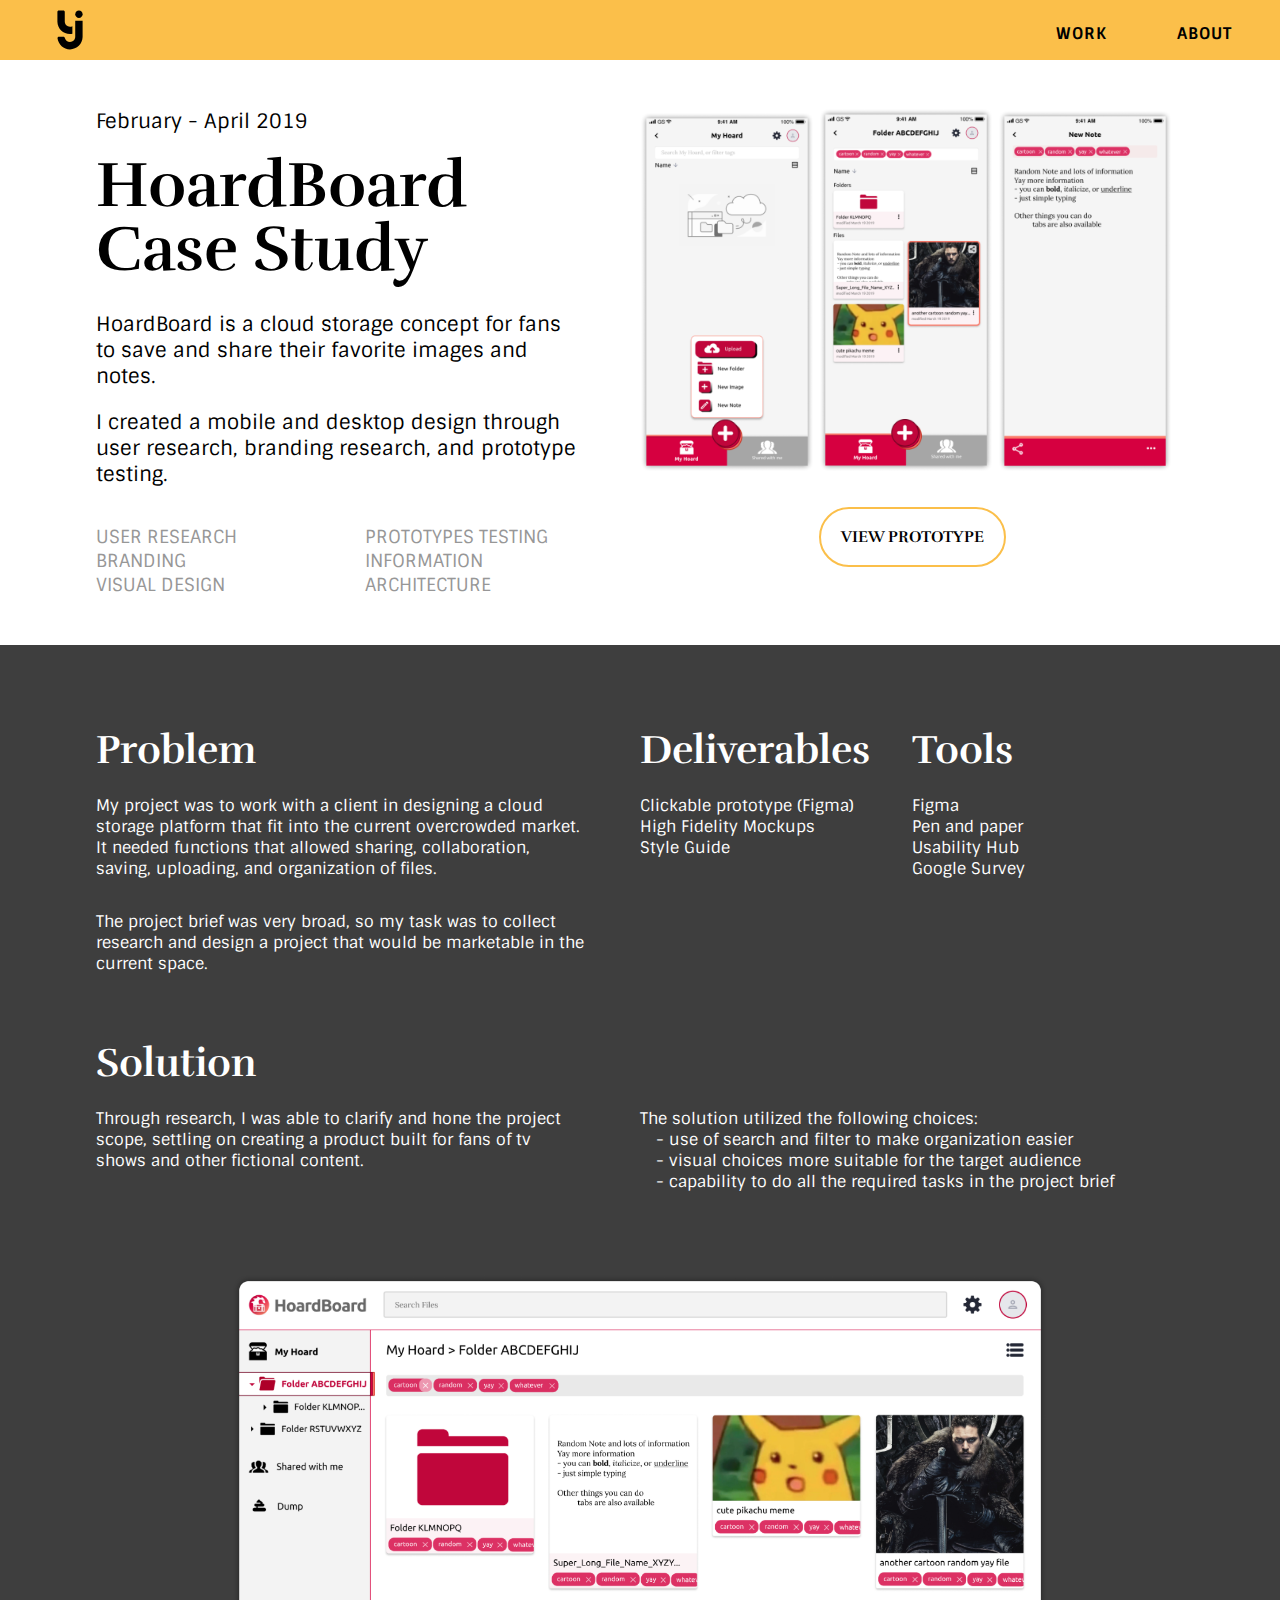
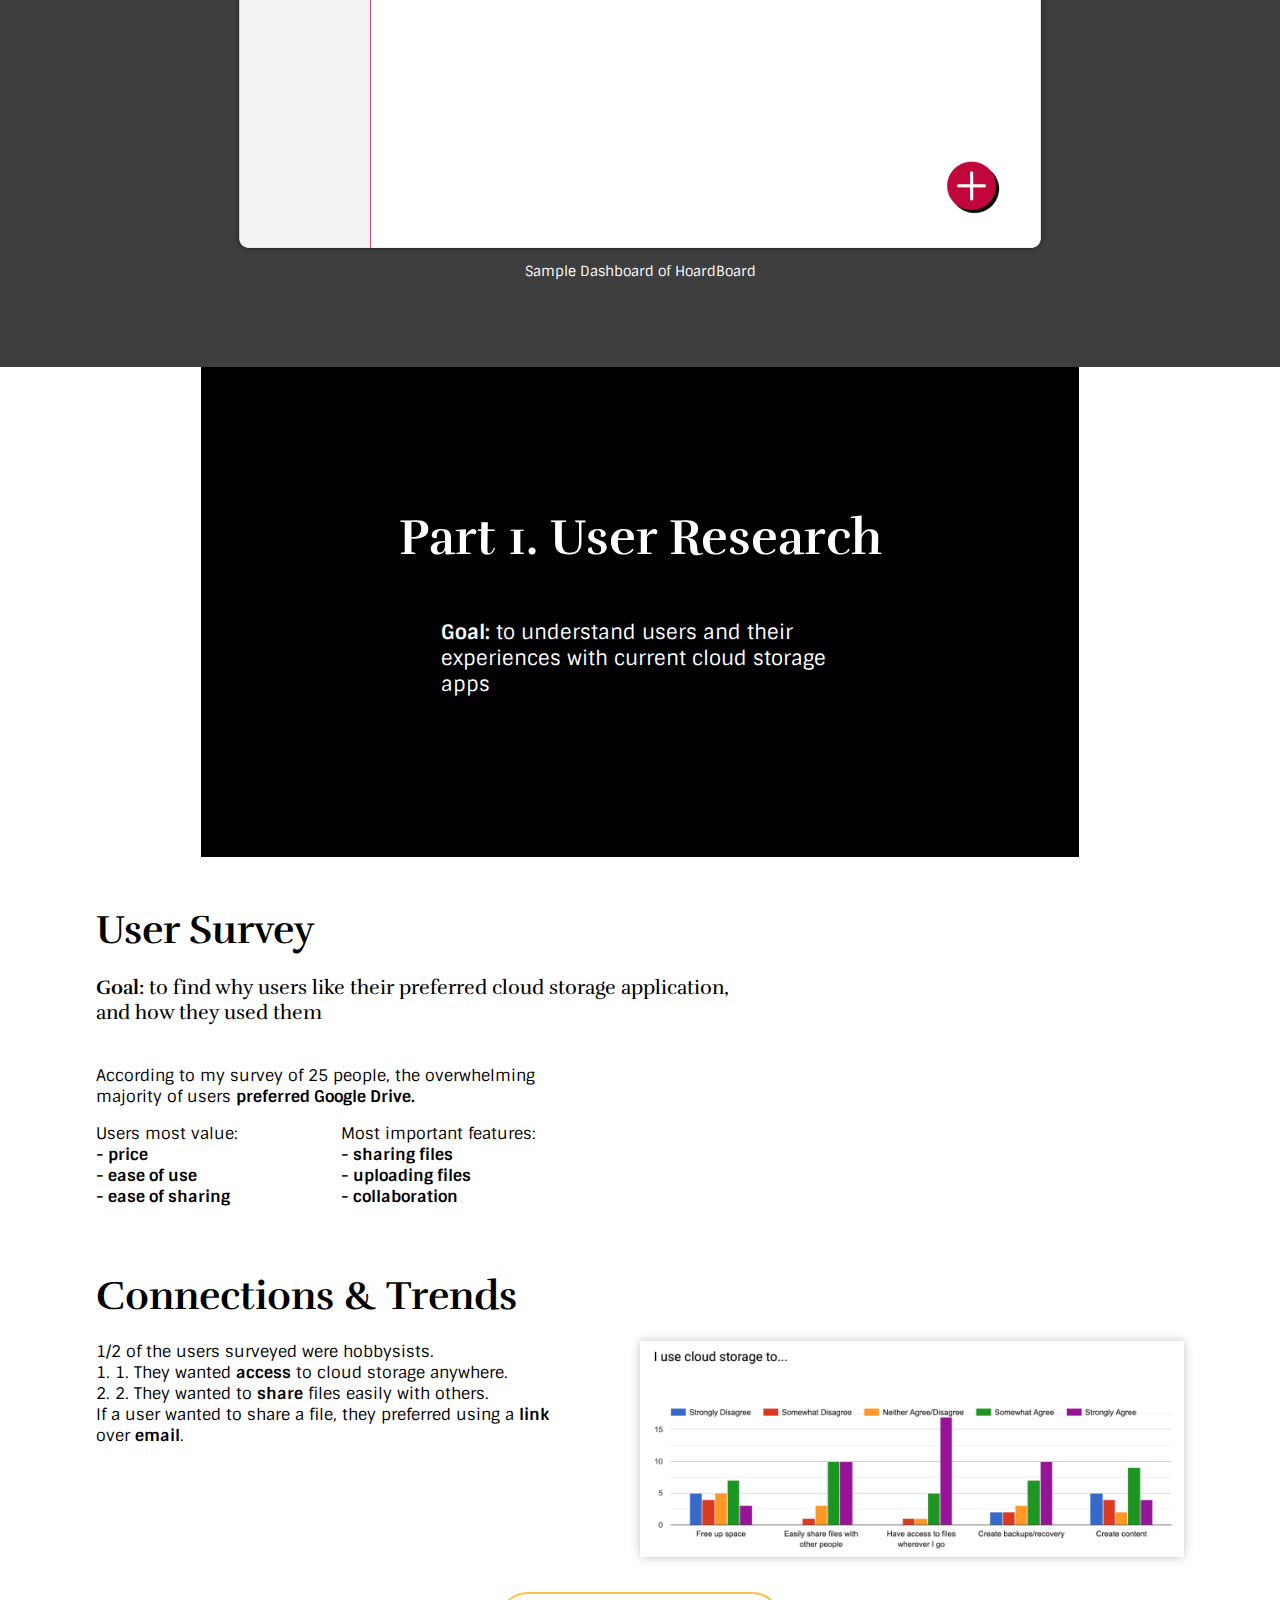
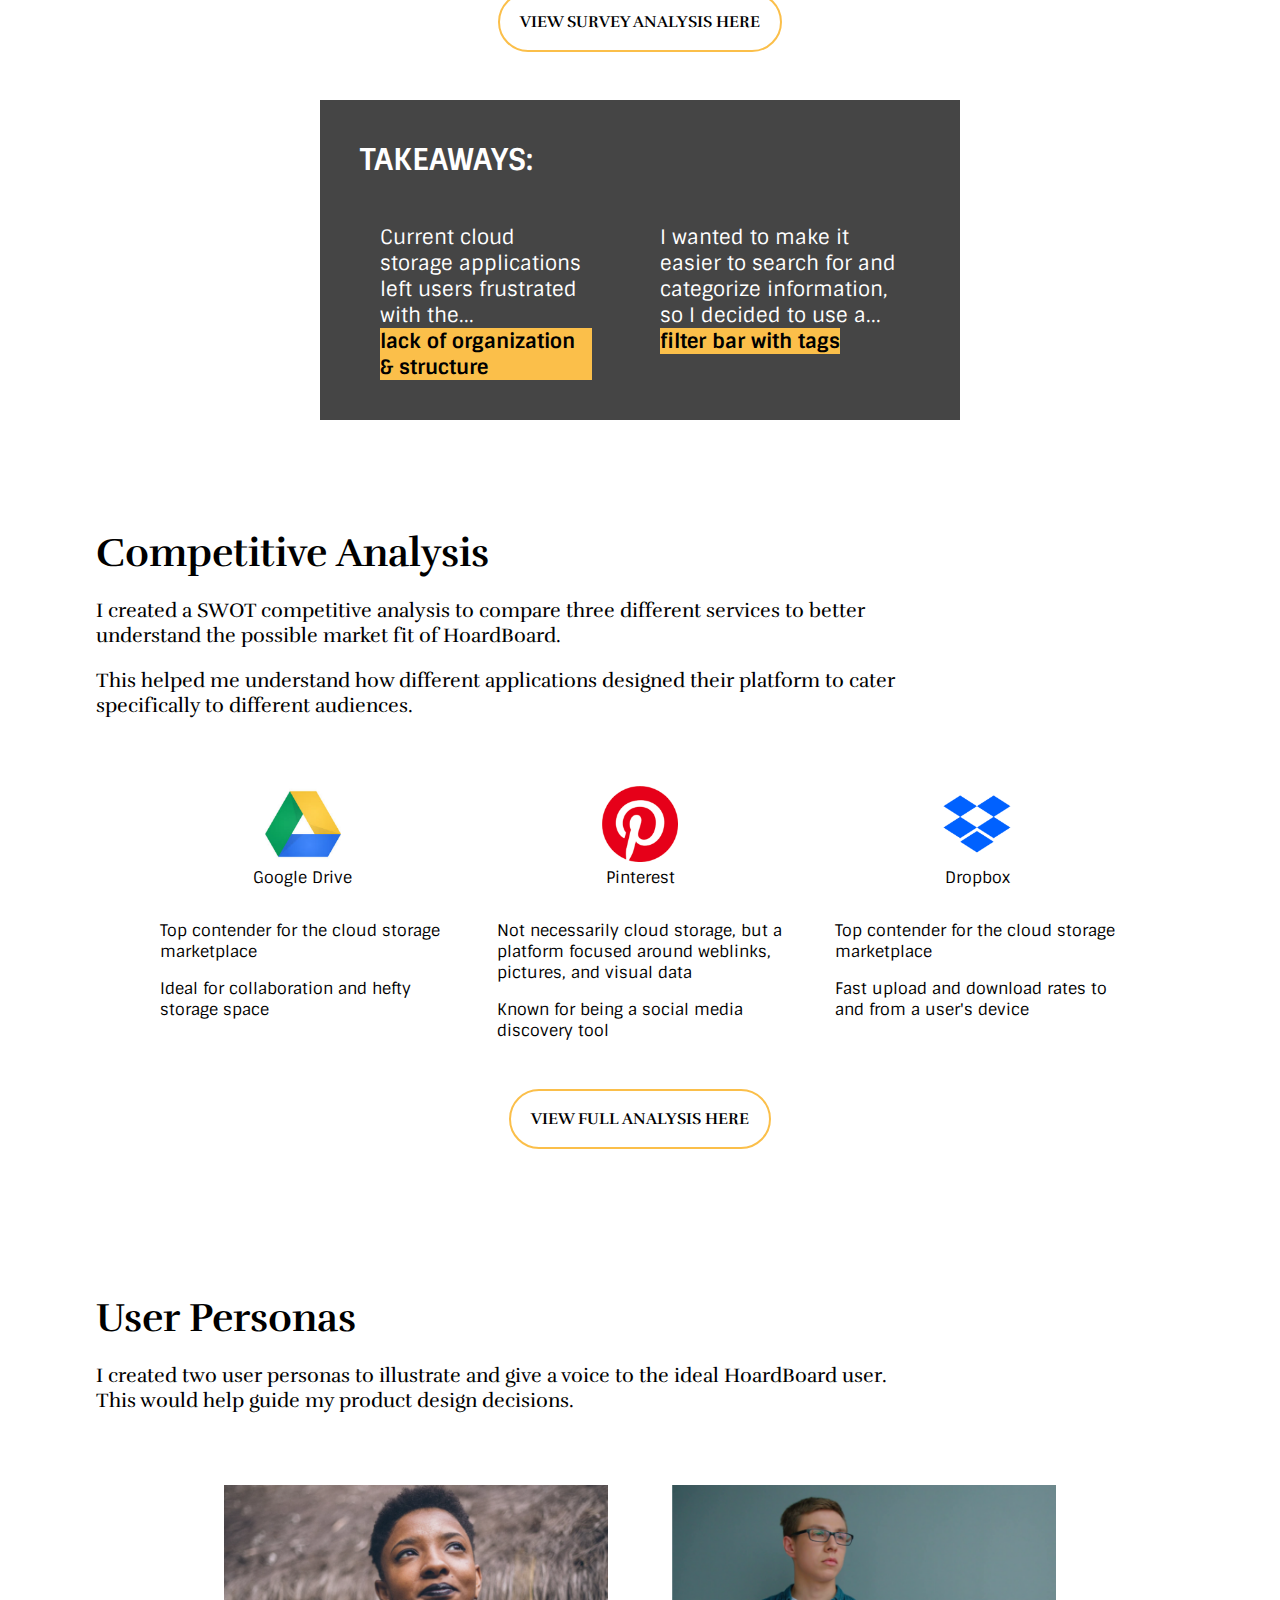
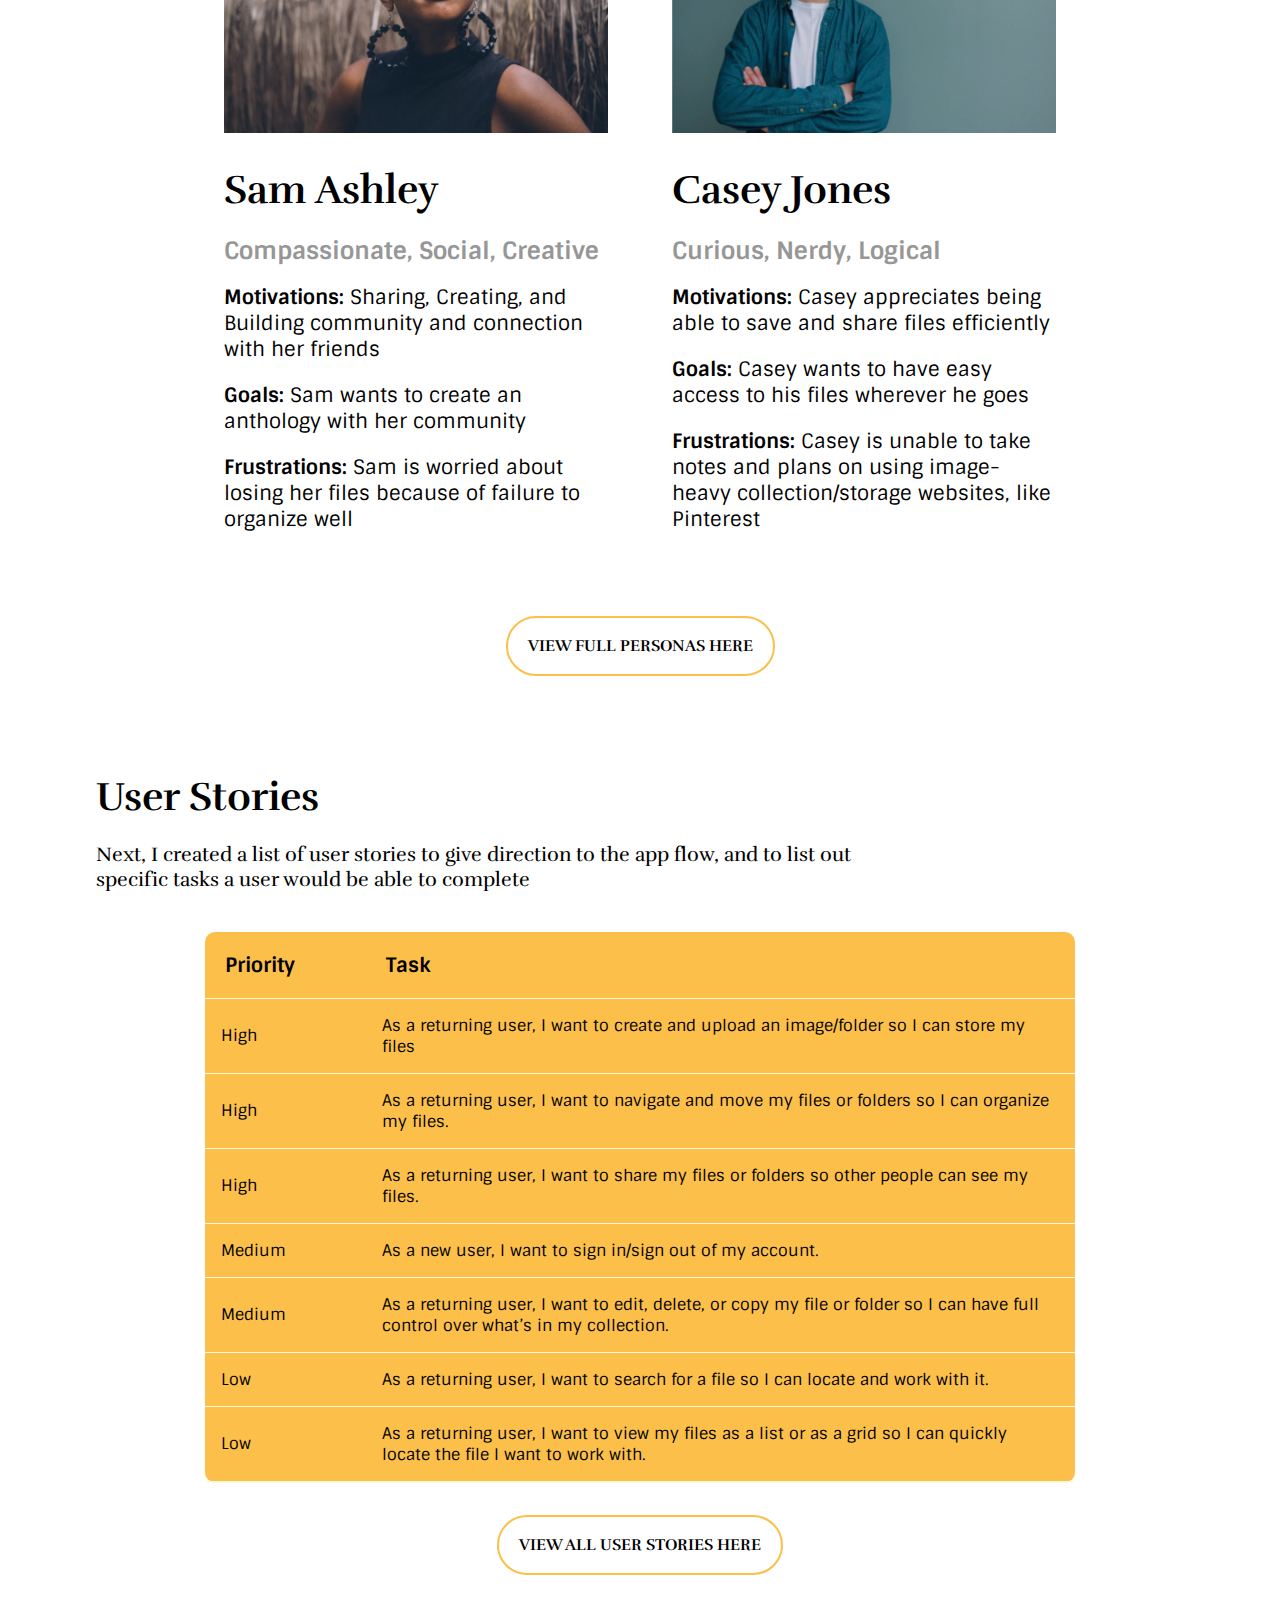
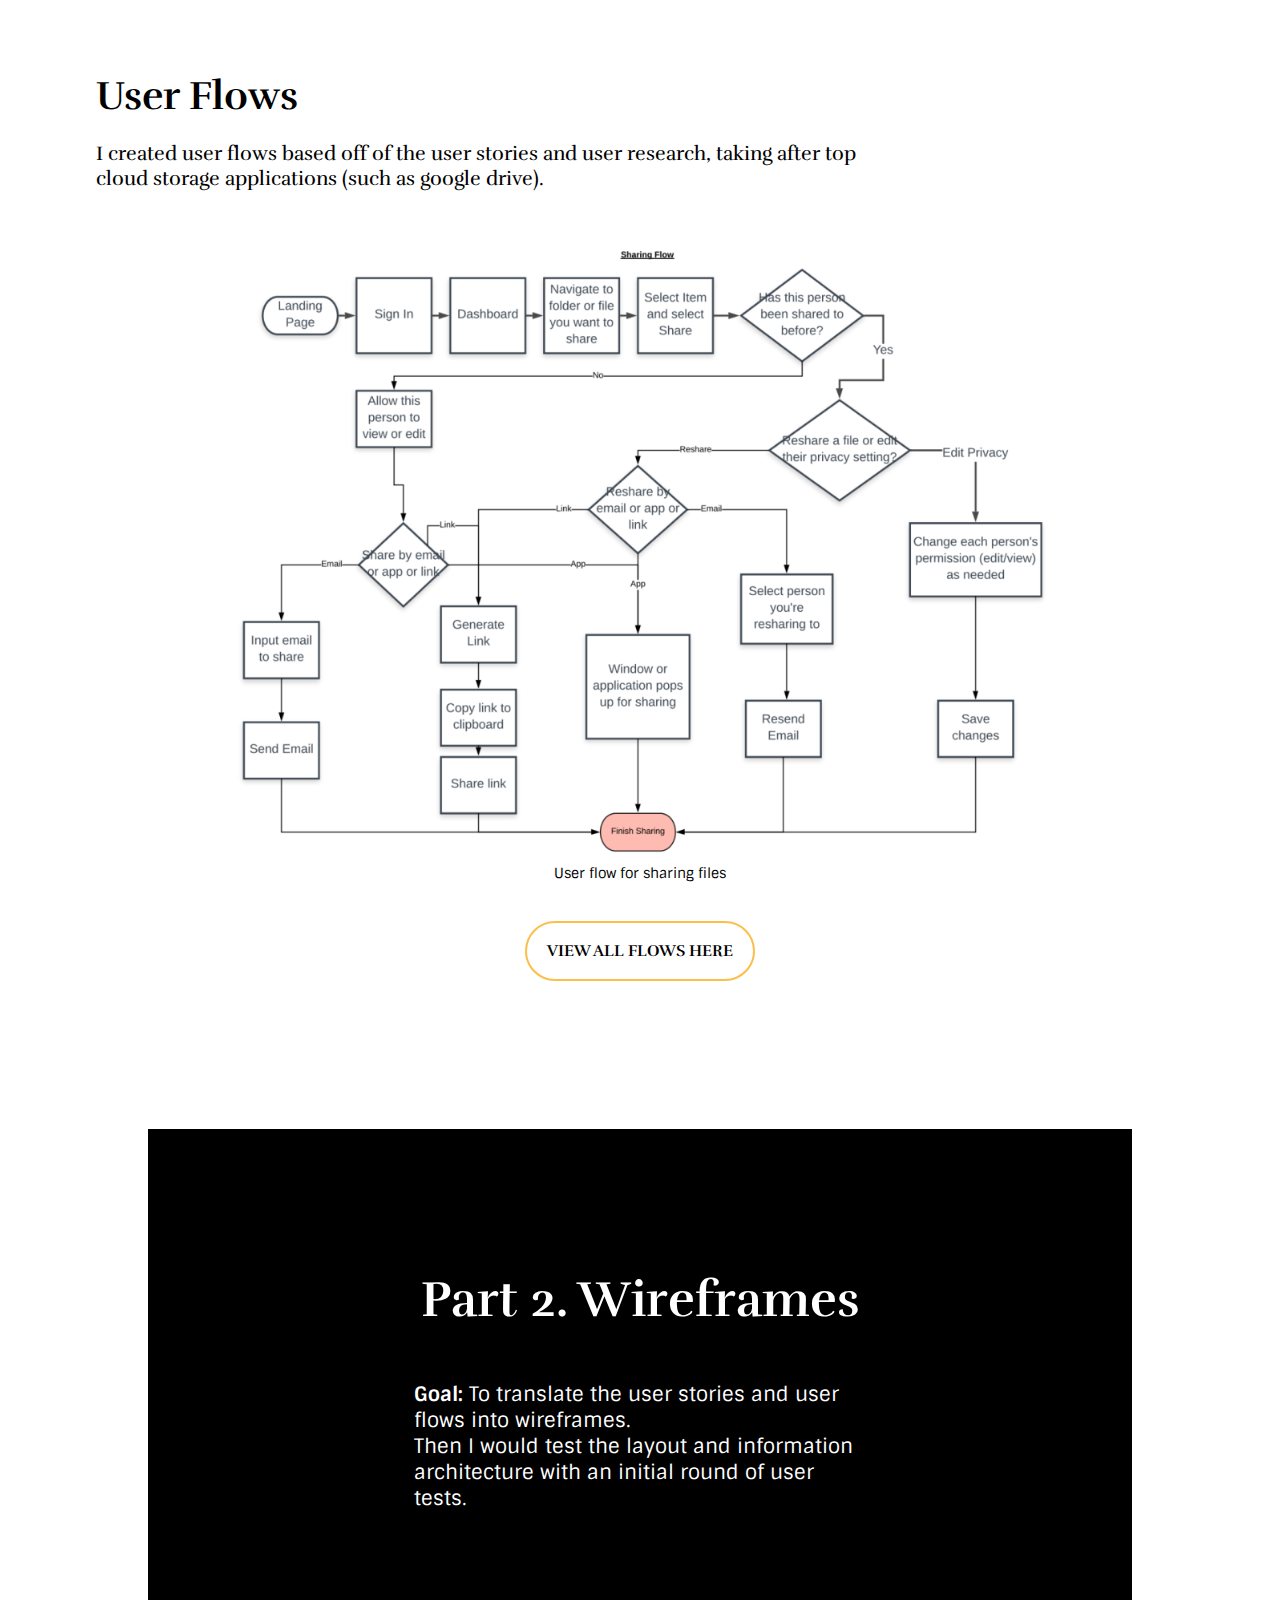
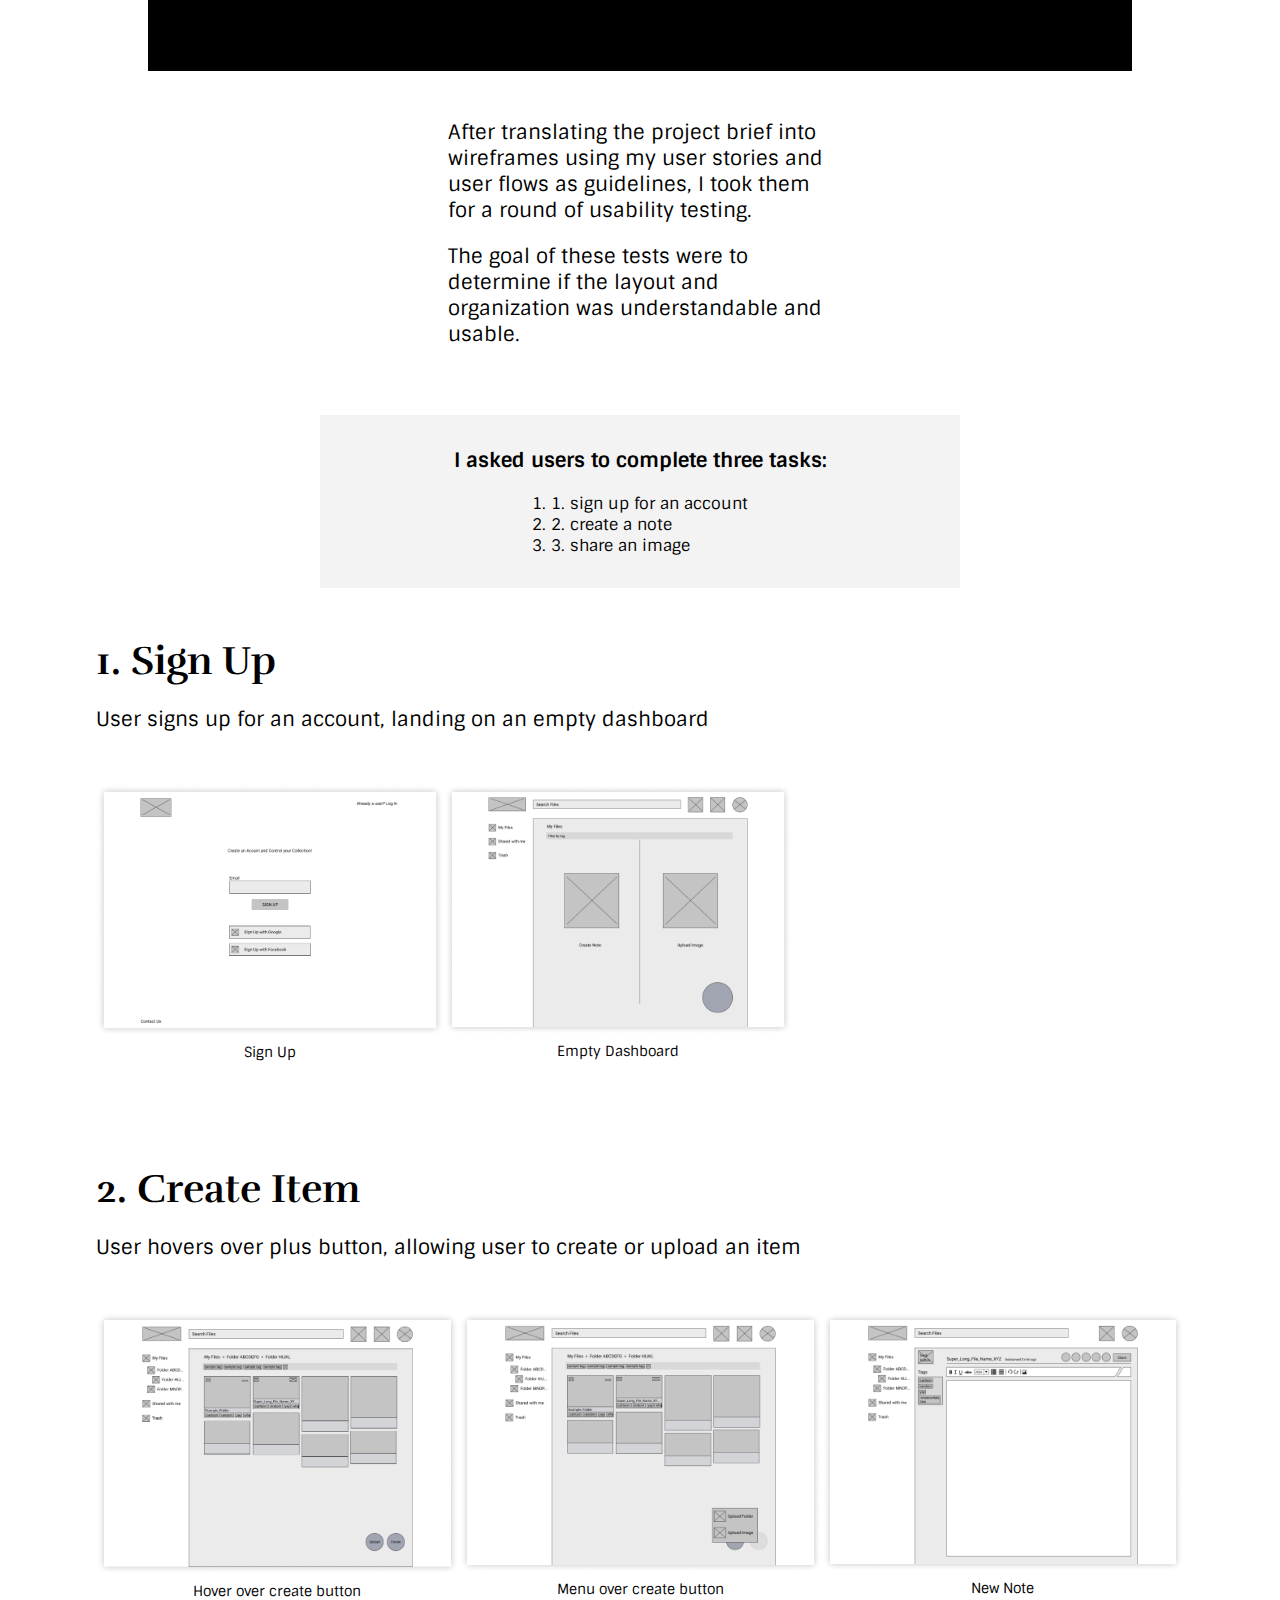
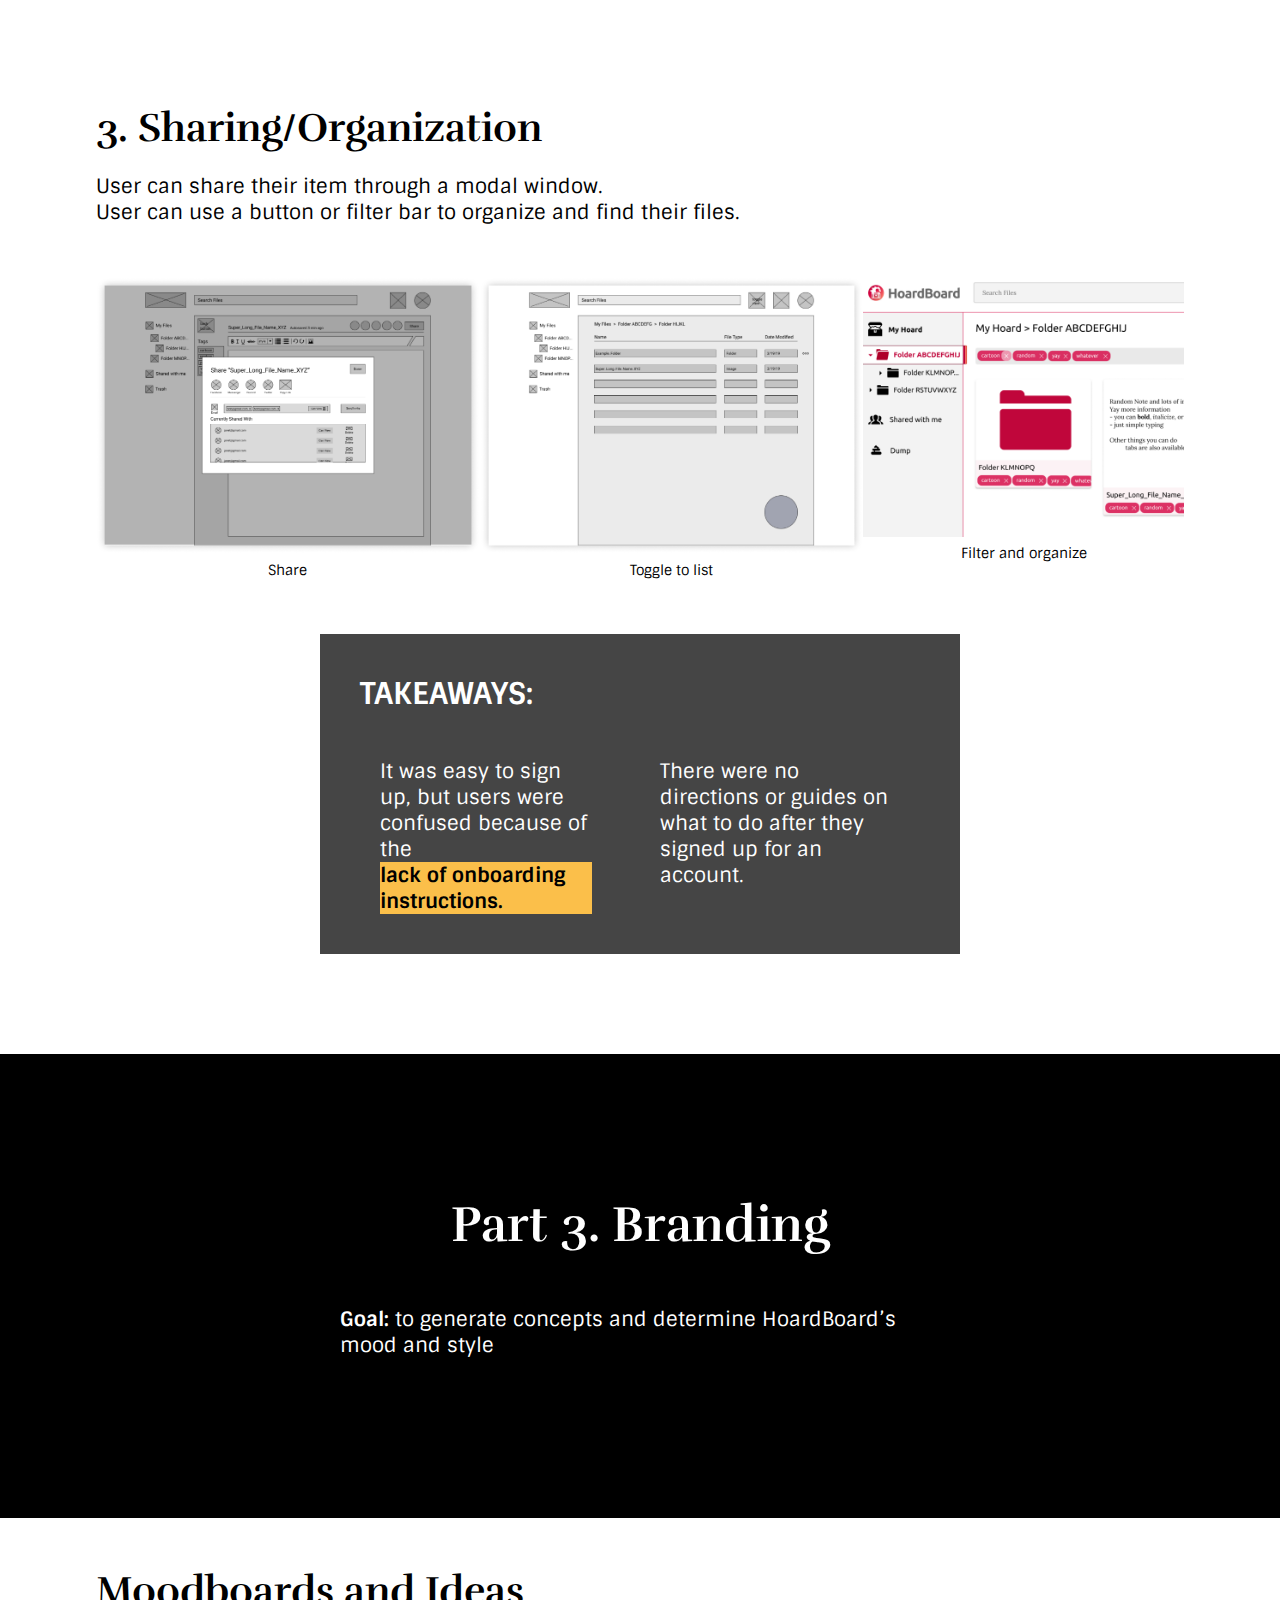
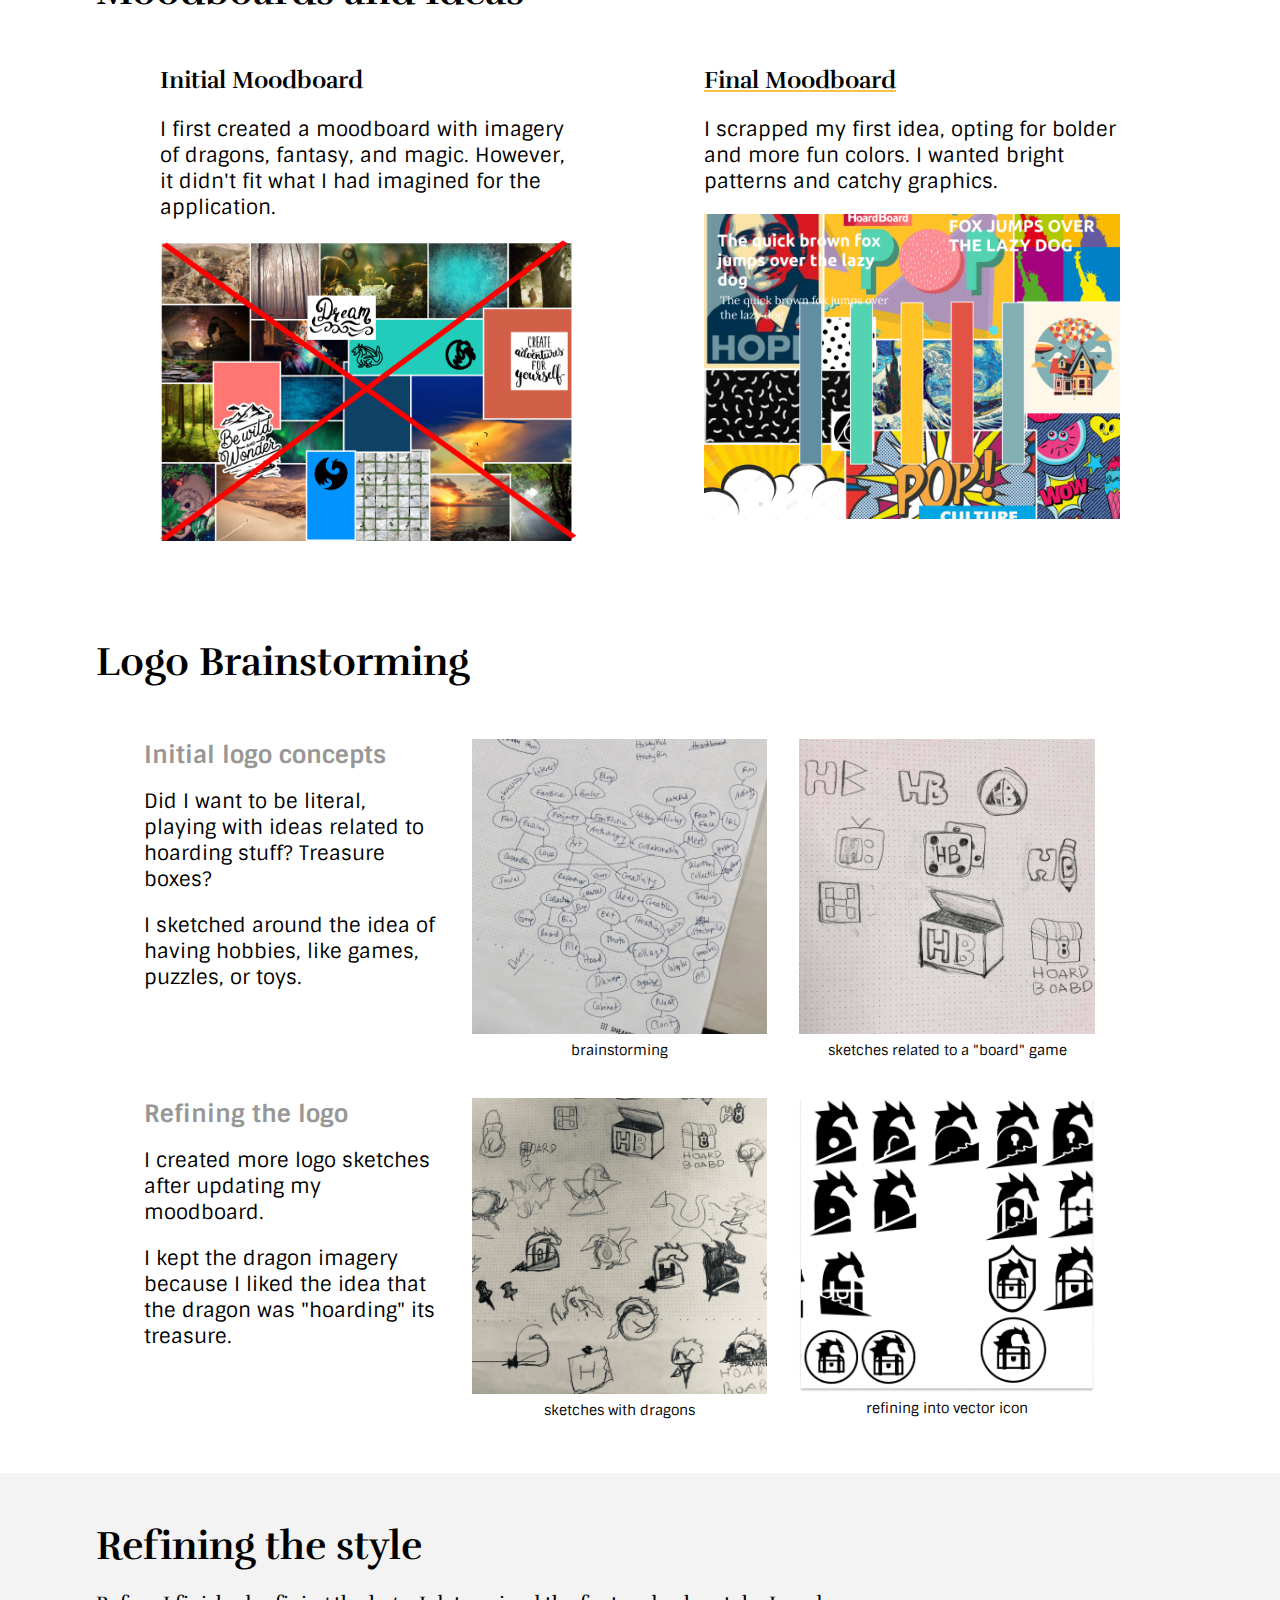
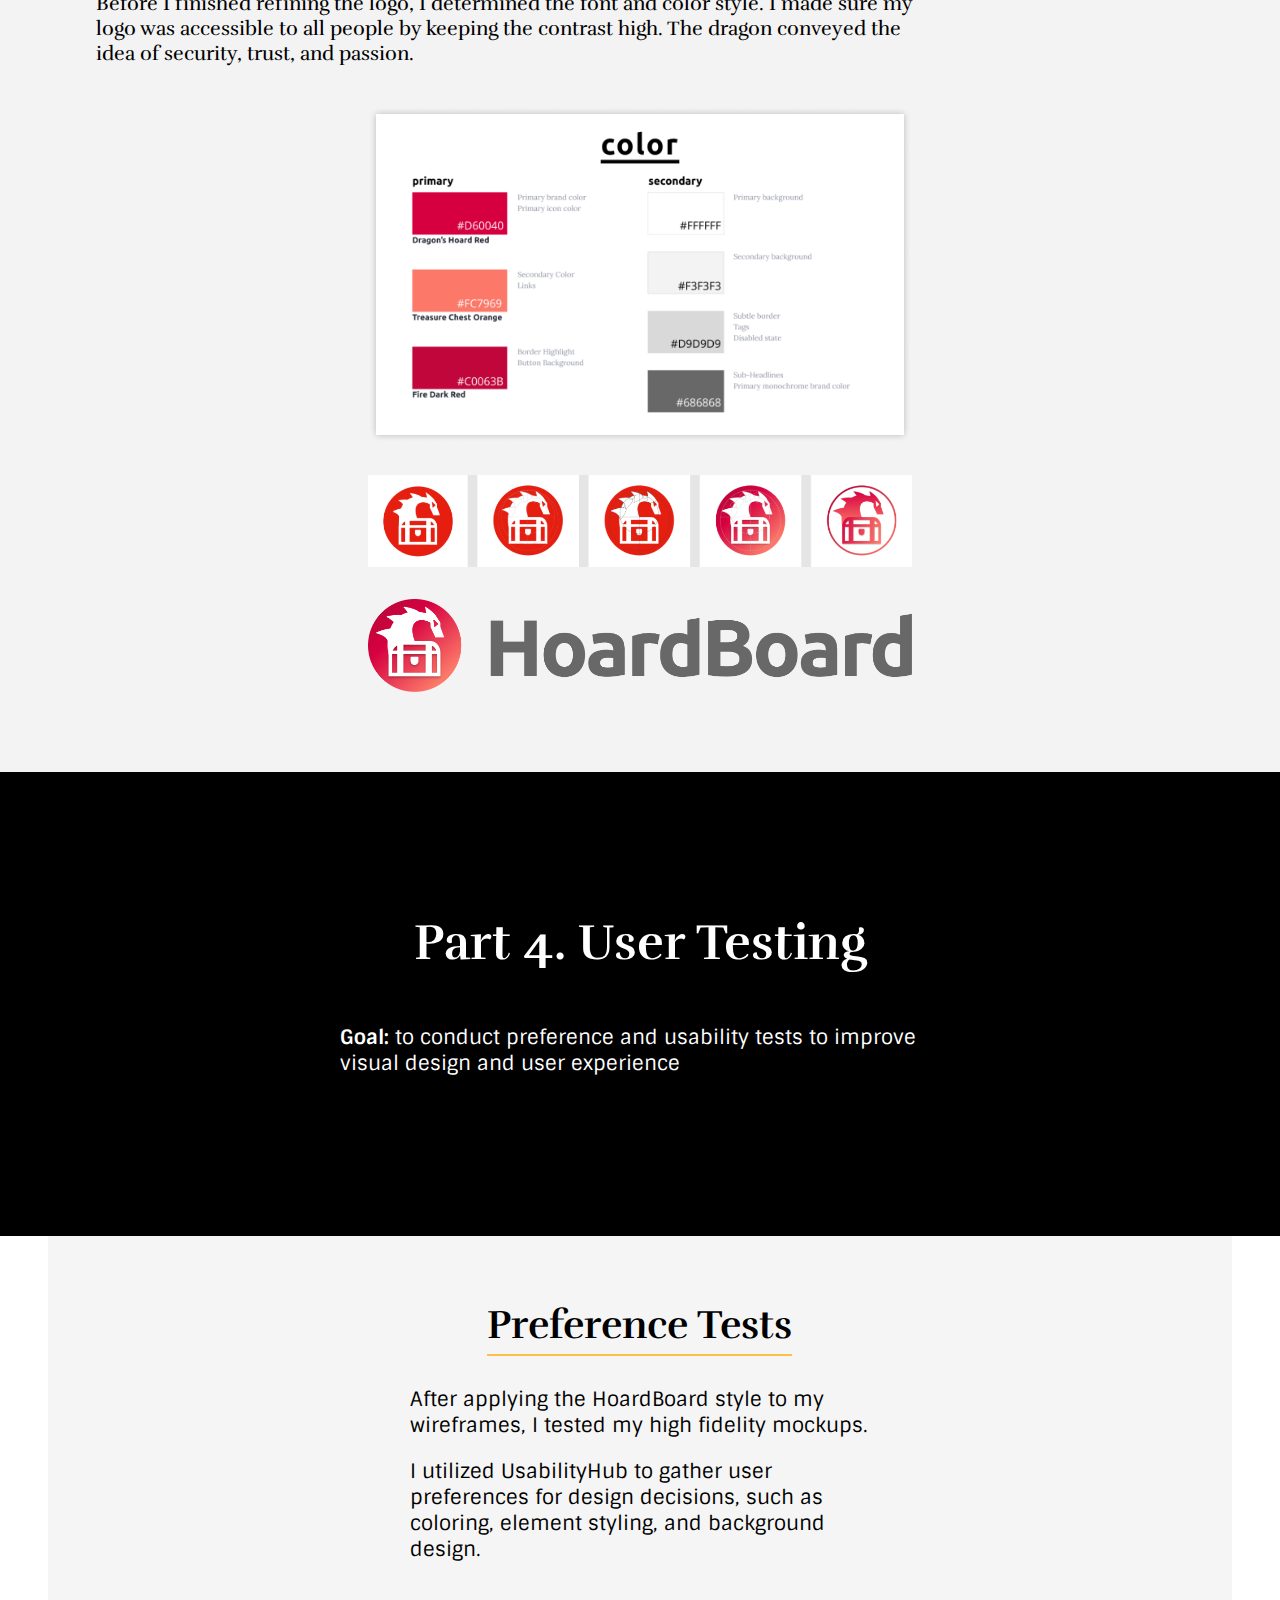
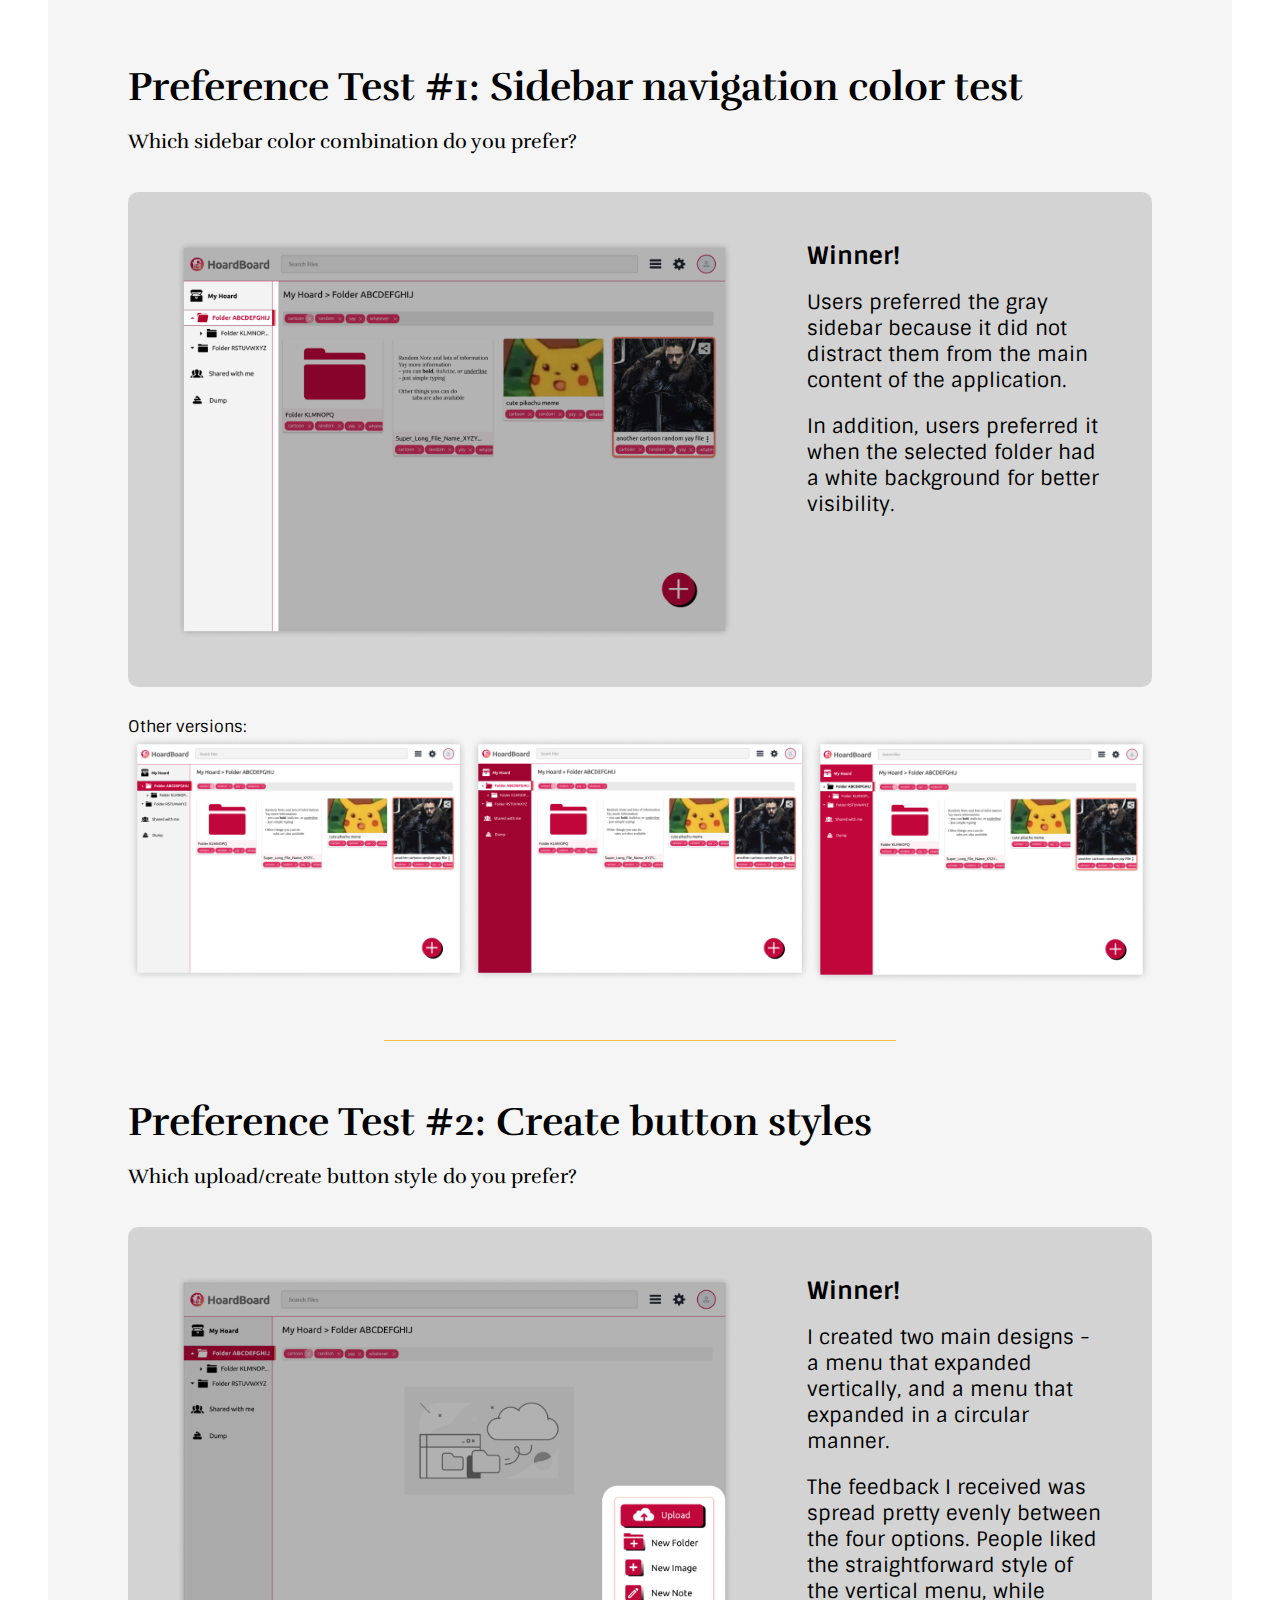
<file: project.html>
<!DOCTYPE html>
<html lang="en" dir="ltr">
  <head>
    <meta charset="utf-8" name="viewport" content="width=device-width, initial-scale=1">
    <title>Justine Young - HoardBoard</title>
    <link rel="stylesheet" href="/css/reset.css">
    <link rel="stylesheet" href="/css/style.css">
    <!-- Font Awesome  -->
    <link rel="stylesheet" href="https://maxcdn.bootstrapcdn.com/font-awesome/4.7.0/css/font-awesome.min.css">
    <link href="https://fonts.googleapis.com/css?family=Rufina:400,700|Sintony:400,700&display=swap" rel="stylesheet">
    <!-- Global site tag (gtag.js) - Google Analytics -->
    <script async src="https://www.googletagmanager.com/gtag/js?id=UA-151892054-1"></script>
    <script>
      window.dataLayer = window.dataLayer || [];
      function gtag(){dataLayer.push(arguments);}
      gtag('js', new Date());

      gtag('config', 'UA-151892054-1');
    </script>
    <!-- Hotjar Tracking Code for www.justinehyoung.com -->
    <script>
      (function(h,o,t,j,a,r){
          h.hj=h.hj||function(){(h.hj.q=h.hj.q||[]).push(arguments)};
          h._hjSettings={hjid:1587735,hjsv:6};
          a=o.getElementsByTagName('head')[0];
          r=o.createElement('script');r.async=1;
          r.src=t+h._hjSettings.hjid+j+h._hjSettings.hjsv;
          a.appendChild(r);
      })(window,document,'https://static.hotjar.com/c/hotjar-','.js?sv=');
    </script>
  </head>

  <body>
    <nav>
      <a href="/index.html">
        <img src="images/blacklogo-clear.svg" alt="logo" href="/index.html">
      </a>
      <a href="/project.html" alt="Work" class="vertical-center"><span>Work</span></a>
      <a href="/about.html" alt="About Me" class="vertical-center"><span>About</span></a>
    </nav>
    <!-- hero unit -->
    <div class="container">
      <header>
        <div class="intro whole">
          <div class="half1">
            <p>February - April 2019</p>
            <h1>HoardBoard Case Study</h1>
            <p>HoardBoard is a cloud storage concept for fans to save and share
              their favorite images and notes.</p>
            <p>  
            I created a mobile and desktop design through user research, branding
            research, and prototype testing.</p>
            <div class="whole">
              <ul class="tasks half1">
                  <li>User Research</li>
                  <li>Branding</li>
                  <li>Visual Design</li>
                </ul>
                <ul class="tasks half1">
                  <li>Prototypes Testing</li>
                  <li>Information Architecture</li>
                </ul>
            </div>
          </div>
          <div class="half2 whole">
            <!-- <div class=""> -->
             <img class="onethird" src="hoardboardimages/Intro-01.png" alt="" width="100%">
            <!-- </div> -->
            <img class="onethird" src="hoardboardimages/Intro-02.png" alt="">
            <img class="onethird" src="hoardboardimages/Intro-03.png" alt="">
            <!-- <img class="" src="hoardboardimages/Intro-02.png" alt="" width="100%">
            <img class="" src="hoardboardimages/Intro-03.png" alt="" width="100%"> -->
            <a href="https://www.figma.com/proto/w9rn0Sg4NDgToUr5syMdym/Cloud-Storage-WireFrames?node-id=351%3A2014&viewport=1807%2C591%2C0.219936&scaling=scale-down-width"
             class="viewdetails center" target="_blank">View Prototype</a>
          </div>
        </div>
      </header>
    </div>

    <header class="headerdetails">
      <div class="headertext">
        <ul class="problem half1">
          <h2 class="">Problem</h2>
          <li class="">My project was to work with a client in designing a cloud storage
            platform that fit into the current overcrowded market.
              It needed functions that allowed sharing, collaboration, saving,
              uploading, and organization of files.
          </li>
          <li class="">The project brief was very broad, so my task was to collect
            research and design a project that would be marketable in the current space.
          </li>
        </ul>
        <div class="onefourth">
          <ul class="half1">
            <h2 class="">Deliverables</h2>
            <li class="">Clickable prototype (Figma)</li>
            <li>High Fidelity Mockups</li>
            <li>Style Guide</li>
          </ul>
          <ul class="half2">
            <h2>Tools</h2>
            <li>Figma</li>
            <li>Pen and paper</li>
            <li>Usability Hub</li>
            <li>Google Survey</li>
          </ul>
        </div>
      </div>        
      <h2>Solution</h2>
      <ul class="solution headertext">
        <li class="half1">Through research, I was able to clarify and hone the project scope,
          settling on creating a product built for fans of tv shows and other fictional content.</li>
        <li class="half2">The solution utilized the following choices:
          <ul class="">
            <li class="halftopmargin indentation">
               - use of search and filter to make organization easier
            </li>
            <li class=" indentation">
               - visual choices more suitable for the target audience
            </li>
            <li class=" indentation">
               - capability to do all the required tasks in the project brief
            </li>
          </ul>
        </li>
      </ul>
      <div class="center spanimage">
        <img src="hoardboardimages/intro-solution-dashboard.png" width="75%" alt="">
        <p class="caption">Sample Dashboard of HoardBoard</p>
      </div>
    </header>

    <section class="userresearch">
      <div class="title center">
        <h2>Part 1. User Research</h2>
        <p><span>Goal:</span>
          to understand users and their experiences with current cloud storage apps</p>
      </div>
      <div class="container">
        <h2>User Survey</h2>
        <h4 class="seventyfive space"><span>Goal:</span> to find why users like their preferred cloud storage application, <br>
          and how they used them
        </h4>
        <ul class="half1 survey space">
          <li class="halfspace">According to my survey of 25 people, the overwhelming majority
          of users <span>preferred Google Drive.</span></li>
          <div class="whole space">
            <li class="half2">Users most value:
              <ul>
                <li><span>- price</span></li>
                <li><span>- ease of use</span></li>
                <li><span>- ease of sharing</span></li>
              </ul>
            </li>
            <li class="half2">Most important features:
              <ul>
                <li><span>- sharing files</span></li>
                <li><span>- uploading files</span></li>
                <li><span>- collaboration</span></li>
              </ul>
            </li>
          </div>
        </ul>
        <h2>Connections & Trends</h2>
        <div class="whole">
          <ul class="half1">
            <li>1/2 of the users surveyed were hobbysists.
              <ol>
                <li>1. They wanted <span>access</span> to cloud storage anywhere.</li>
                <li>2. They wanted to <span>share</span> files easily with others.</li>
              </ol>
              <!-- who use cloud storage
            to have <span>access</span> wherever they go, and to <span>share</span> files
          easily with others.</li> -->
            <li>If a user wanted to share a file, they preferred using a <span>link</span> over <span>email</span>.</li>
          </ul>
          <div class="half2">
              <img src="hoardboardimages/userresearch-connections-usage.png" class="shadow" alt="" width="100%">
          </div>
          <a href="https://docs.google.com/document/d/1lfoFpBCMI_X0M_H1DbZhKEhsR8-E4n-aQsmRWRfswAQ/edit" class="viewdetails center" target="_blank">view survey analysis here</a>
        </div>
      </div>
      <div class="callout center">
        <h3 class="callouttitle">Takeaways:</h3>
        <ul class="whole">
          <li class="half1 wrapper">Current cloud storage applications left users frustrated with the...
            <ul>
              <li class="emphasis halftopmargin"><span>lack of organization & structure</span></li>
              <!-- <li class="emphasis"><span> - structure </span></li> -->
            </ul>

            <!-- Users were most frustrated with the <span class="emphasis">organization</span>
          and <span class="emphasis">structure</span> of current cloud storage applications.</li> -->
          <li class="half2 wrapper">I wanted to make it easier to search for and categorize information, so I decided to use a...
            <ul>
              <li class="emphasis halftopmargin"><span>filter bar with tags</span></li>
            </ul>
          </li> 
          <!-- Since a typical HoardBoard user would have large amounts of content, I decided a
          <span class="emphasis">tagging system</span> would make it easier to search and
          categorize all the information.</li> -->
        </ul>
      </div>
      <div class="container">
        <h2>Competitive Analysis</h2>
        <h4 class="seventyfive">I created a SWOT competitive analysis to compare three different
        services to better understand the possible market fit of HoardBoard.</h4> 
        <h4 class="seventyfive">This helped me understand how different
        applications designed their platform to cater specifically to different audiences.</h4>
        <ul class="whole competitiveanalysis">
          <li class="onethird">
            <ul class="center space">
              <li><img src="hoardboardimages/userresearch-CA-googledrive.png" alt="">
              </li>
              <li>Google Drive</li>
            </ul>
            <ul class="facts">
              <li class="">Top contender for the cloud storage marketplace
              </li>
              <li>Ideal for collaboration and hefty storage space
              </li>
            </ul>
          </li>
          <li class="onethird">
            <ul class="center space">
              <li><img src="hoardboardimages/userresearch-CA-pinterest.png" alt="">
              </li>
              <li>Pinterest</li>
            </ul>
            <ul class="facts">
              <li class="">
                Not necessarily cloud storage, but a platform focused around
              weblinks, pictures, and visual data
              </li>
              <li>
                Known for being a social media discovery tool
              </li>
            </ul>
          </li>
          <li class="onethird">
            <ul class="center space">
              <li><img src="hoardboardimages/userresearch-CA-dropbox.png" alt="">
              </li>
              <li>Dropbox</li>
            </ul>
            <ul class="facts">
              <li class="">
                Top contender for the cloud storage marketplace
              </li>
              <li>
                Fast upload and download rates to and from a user's device
              </li>
            </ul>
          </li>
          <a href="https://docs.google.com/document/d/1Yz2BJh_-q2opA-5TurxbV9lHR7pziWXjEOnTnksLoUs/edit" class="viewdetails center" target="_blank">view full analysis here</a>
        </ul>
      </div>
      <div class="container">
        <h2>User Personas</h2>
        <h4 class="seventyfive space">I created two user personas to illustrate and give a voice to the ideal HoardBoard user.
        This would help guide my product design decisions.
        </h4>
        <div class="whole userpersonas">
          <div class="persona half2">
              <img src="hoardboardimages/persona-sam.png" class="center space" width="100%" alt="">
              <h2>Sam Ashley</h2>
              <h5>Compassionate, Social, Creative</h5>
              <p><span>Motivations:</span> Sharing, Creating, and Building community
                and connection with her friends
              </p>
              <p><span>Goals:</span> Sam wants to create an anthology with her community</p>
              <p><span>Frustrations:</span> Sam is worried about losing her files because of
              failure to organize well</p>
            </div>
            <div class="persona half2 space">
              <img src="hoardboardimages/persona-casey.png" class="center space" width="100%" alt="">
              <h2 c>Casey Jones</h2>
              <h5>Curious, Nerdy, Logical</h5>
              <p><span>Motivations:</span> Casey appreciates being able to save
                and share files efficiently
              </p>
              <p><span>Goals:</span> Casey wants to have easy access to his files
                wherever he goes</p>
              <p><span>Frustrations:</span> Casey is unable to take notes and plans on using
              image-heavy collection/storage websites, like Pinterest</p>
            </div>
            <a href="https://docs.google.com/document/d/1lfoFpBCMI_X0M_H1DbZhKEhsR8-E4n-aQsmRWRfswAQ/edit" class="viewdetails center" target="_blank">view full personas here</a>
          </div>
      </div>
      <div class="container">
        <h2>User Stories</h2>
        <h4 class="seventyfive space">Next, I created a list of user stories to give direction to the app flow,
        and to list out specific tasks a user would be able to complete</h4>
        <table class="center">
          <tr>
            <th>Priority</th>
            <th>Task</th>
          </tr>
          <tr>
            <td>High</td>
            <td>As a returning user, I want to create and upload an image/folder
            so I can store my files</td>
          </tr>
          <tr>
            <td>High</td>
            <td>As a returning user, I want to navigate and move my files or
              folders so I can organize my files.</td>
          </tr>
          <tr>
            <td>High</td>
            <td>As a returning user, I want to share my files or folders so
              other people can see my files.</td>
          </tr>
          <tr>
            <td>Medium</td>
            <td>As a new user, I want to sign in/sign out of my account.</td>
          </tr>
          <tr>
            <td>Medium</td>
            <td>As a returning user, I want to edit, delete, or copy my file
                or folder so I can have full control over what’s in my collection.</td>
          </tr>
          <tr>
            <td>Low</td>
            <td>As a returning user, I want to search for a file so I can
              locate and work with it.</td>
          </tr>
          <tr>
            <td>Low</td>
            <td>As a returning user, I want to view my files as a list or as
                a grid so I can quickly locate the file I want to work with.</td>
          </tr>
        </table>
        <div class="whole">
          <a href="https://docs.google.com/spreadsheets/d/1jmhiUe8QS1Eocu6-3WnvcCjcm8GSCeBByEYwGo76IaI/edit#gid=0" class="viewdetails center" target="_blank">
            View all user stories here</a>
        </div>
      </div>
      <div class="userflows container">
        <h2>User Flows</h2>
        <h4 class="space seventyfive">I created user flows based off of the user stories and user research,
        taking after top cloud storage applications (such as google drive).</h4>
        <img src="hoardboardimages/flow-sharing.png" width="75%" class="center" alt="Sharing user flow image">
        <p class="caption center">User flow for sharing files</p>
        <a href="https://drive.google.com/drive/u/0/folders/1oO957rjmP3gakTTDoKOKed9BR7pelk47" 
        class="viewdetails center" target="_blank">VIEW ALL FLOWS HERE</a>
      </div>
    </section>

    <section id="wireframes">
      <div class="title center marginbefore">
        <h2>Part 2. Wireframes</h2>
        <p><span>Goal:</span> To translate the user stories and user flows into wireframes.
          <br>Then I would test the layout and information architecture with
          an initial round of user tests.
        </p>
      </div>
      <div class="container half1 center">
        <p>After translating the project brief into wireframes using my user
          stories and user flows as guidelines, I took them for a round of usability testing. </p>
        <p>The goal of these tests were to determine if the layout and organization was understandable and usable.</p>
      </div>
      <div class="highlight center half2">
        <p class="highlighttext">I asked users to complete three tasks:</p>
        <ol class="center">
          <li>1. sign up for an account</li>
          <li>2. create a note</li>
          <li>3. share an image</li>
        </ol>
      </div>
      <div class="task container">
        <h2>1. Sign Up</h2>
        <p>User signs up for an account, landing on an empty dashboard</p>
        <div class="row">
          <div class="column onethird">
            <img src="hoardboardimages/wireframe-01.1-signup.png" alt="sign up wireframe">
            <p class="caption">Sign Up</p>
          </div>
          <div class="column onethird">
            <img src="hoardboardimages/wireframe-01.2-emptydashboard.png" alt="empty dashboard wireframe">
            <p class="caption">Empty Dashboard</p>
          </div>
        </div>
      </div>
      <div class="task container">
        <h2>2. Create Item</h2>
        <p>User hovers over plus button, allowing user to create or upload an item</p>
        <div class="row">
          <div class="column">
            <img src="hoardboardimages/wireframe-02.1-hover.png" alt="Hover over create button wireframe">
            <p class="caption">Hover over create button</p>
          </div>
          <div class="column">
            <img src="hoardboardimages/wireframe-02.2-menu.png" alt="Menu over create button wireframe">
            <p class="caption">Menu over create button</p>
          </div>
          <div class="column">
            <img src="hoardboardimages/wireframe-02.3-newnote.png" alt="New note wireframe">
            <p class="caption">New Note</p>
          </div>
        </div>
      </div>
      <div class="task container">
        <h2>3. Sharing/Organization</h2>
        <p>User can share their item through a modal window.
          <br>
          User can use a button or filter bar to organize and find their files.</p>
        <div class="row">
          <div class="column">
            <img src="hoardboardimages/wireframe-03.1-share.png" alt="Share wireframe">
            <p class="caption">Share</p>
          </div>
          <div class="column">
            <img src="hoardboardimages/wireframe-03.2-toggle.png" alt="Toggle list and grid wireframe">
            <p class="caption">Toggle to list</p>
          </div>
          <div class="column">
            <img src="hoardboardimages/wireframe-04.1-filter.png" alt="Filter and organization wireframe">
            <p class="caption">Filter and organize</p>
          </div>
        </div>
      </div>
      <div class="callout center">
        <h3 class="callouttitle">Takeaways:</h3>
        <ul class="whole"> 
          <li class="half1 wrapper">It was easy to sign up, but users were confused because of the 
            <span class="emphasis halftopmargin">lack of onboarding instructions.</span>
          </li>
          <li class="half2 wrapper">There were no directions or guides on what to do after they
            signed up for an account.</li>
        </ul>
      </div>
    </section>

    <section class="branding">
      <div class="title marginbefore">
        <h2>Part 3. Branding</h2>
        <p><span>Goal: </span>to generate concepts and determine HoardBoard’s mood and style
        </p>
      </div>
      <div class="container">
        <h2>Moodboards and Ideas</h2>
        <div class="row">
          <div class="moodboard column half2">
            <h4>Initial Moodboard</h4>
            <p>I first created a moodboard with imagery of dragons, fantasy,
            and magic. However, it didn't fit what I had imagined for the application.</p>
            <img src="hoardboardimages/rejected-moodboard.png" alt="Rejected moodboard">
          </div>
          <div class="moodboard column half2">
            <h4 class="underline-simple">Final Moodboard</h4>
            <p>I scrapped my first idea, opting for bolder and more fun colors. I wanted
            bright patterns and catchy graphics.</p>
            <img src="hoardboardimages/final-moodboard.png" alt="Final moodboard">
          </div>
        </div>
      </div>
      <div class="brainstorm container">
        <h2>Logo Brainstorming</h2>
        <div class="brainstorm row">
            <div class="brainstorm column onethird">
              <h5>Initial logo concepts</h5>
              <p>Did I want to be literal, playing with ideas related to hoarding
              stuff? Treasure boxes?</p>
              <p>I sketched around the idea of having hobbies, like games, puzzles, or toys.</p>
            </div>
            <div class="brainstorm column onethird">
              <img src="hoardboardimages/logo-brainstorm.png" alt="word brainstorm">
              <p class="caption">brainstorming</p>
            </div>
            <div class="brainstorm column onethird">
              <img src="hoardboardimages/logo-boardsketch.png" alt="boardgame sketches">
              <p class="caption">sketches related to a "board" game</p>
            </div>
        </div>
        <div class="brainstorm row">
          <div class="brainstorm column onethird">
            <h5>Refining the logo</h5>
            <p>I created more logo sketches after updating my moodboard.</p>
            <p>I kept the dragon imagery because I liked the idea that the dragon was
            "hoarding" its treasure.</p>
          </div>
          <div class="brainstorm column onethird">
            <img src="hoardboardimages/logo-dragonsketch.png" alt="dragon sketches">
            <p class="caption">sketches with dragons</p>
          </div>
          <div class="brainstorm column onethird">
            <img src="hoardboardimages/logo-vector.png" alt="dragon vector icons">
            <p class="caption">refining into vector icon</p>
          </div>
        </div>
      </div>
      <div class="container refine">
        <h2>Refining the style</h2>
        <h4 class="seventyfive space">Before I finished refining the logo, I determined the font and color style.
        I made sure my logo was accessible to all people by keeping the contrast high.
        The dragon conveyed the idea of security, trust, and passion.
        </h4>
        <div class="half2 refine center">
          <img src="hoardboardimages/style-color.png" width="100%" alt="color">
          <img src="hoardboardimages/logo-icon.png" width="100%" alt="icon revisions">
          <!-- <img src="hoardboardimages/logo-text.png" alt="logo text revisions"> -->
          <img src="hoardboardimages/final-logo.png" width="100%" alt="final logo">
        </div>
      </div>
    </section>

    <section class="usertesting">
      <div class="title">
        <h2>Part 4. User Testing</h2>
        <p><span>Goal:</span> to conduct preference and usability tests to 
          improve visual design and user experience </p>
      </div>
      <!-- <div class="container"> -->
        <div class="preferencetests">
          <div class="half1 center space">
            <h2 class="center underline">Preference Tests</h2>
            <p>After applying the HoardBoard style to my wireframes, I tested my high fidelity mockups.</p>
            <p>I utilized UsabilityHub to gather user preferences for design decisions,
              such as coloring, element styling, and background design.</p>
          </div>
          <div class="test test1">
              <h2>Preference Test #1: Sidebar navigation color test</h2>
              <h4 class="space">Which sidebar color combination do you prefer?</h4>
              <div class="row whole space">
                <div class="column twothirds">
                  <img src="hoardboardimages/Preference1-winner-noborder.png" alt="final sidebar color style">
                </div>
                <div class="column onethird">
                  <h5>Winner!</h5>
                  <p>Users preferred the gray sidebar because it did not distract them from
                  the main content of the application.</p>
                  <p>In addition, users preferred it when the selected folder
                  had a white background for better visibility.</p>
                </div>
              </div>
              <h6>Other versions:</h6>
              <div class="row">
                <div class="column">
                  <img src="hoardboardimages/preference1-1.png" alt="">
                </div>
                <div class="column">
                  <img src="hoardboardimages/preference1-2.png" alt="">
                </div>
                <div class="column">
                  <img src="hoardboardimages/preference1-3.png" alt="">
                </div>
              </div>
          </div>
          <hr>
          <div class="test test2">
            <h2>Preference Test #2: Create button styles</h2>
            <h4 class="space">Which upload/create button style do you prefer?</h4>
            <div class="row whole space">
              <div class="column twothirds">
                <img src="hoardboardimages/preference2-winner-noborder.png" alt="final create button style">
              </div>
              <div class="column onethird">
                <h5>Winner!</h5>
                <p>I created two main designs - a menu that expanded vertically,
                  and a menu that expanded in a circular manner.</p>
                <p>The feedback I received was spread pretty evenly between the four options.
                  People liked the straightforward style of the vertical menu,
                  while others liked the fun vibe the circular mannar gave.</p>
              </div>
            </div>
            <h6>Other versions:</h6>
            <div class="row">
              <div class="column">
                <img src="hoardboardimages/preference2-1.png" alt="">
              </div>
              <div class="column">
                <img src="hoardboardimages/preference2-2.png" alt="">
              </div>
              <div class="column">
                <img src="hoardboardimages/preference2-3.png" alt="">
              </div>
            </div>
          </div>
          <hr>
          <div class="test test3">
            <h2>Preference Test #3: Empty dashboard onboarding screen</h2>
            <h4>Which empty dashboard design do you prefer?</h4>
            <div class="row space">
              <div class="column onethird">
                <h5>Initial test:</h5>
                <p>Users preferred seeing an image as an onboarding background,
                  as compared to text only.</p>
              </div>
              <div class="column onethird">
                <img src="hoardboardimages/preference3-1.png" alt="">
              </div>
              <div class="column onethird">
                <img src="hoardboardimages/preference3-2.png" alt="">
              </div>
            </div>
            <div class="row whole">
              <div class="column onethird">
                <h5>Final product:</h5>
                <p>I ultimately decided to use BOTH the image and text to convey
                  the idea of an empty dashboard, as suggested by one of the users.</p>
              </div>
              <div class="column twothirds">
                <img src="hoardboardimages/preference3-winner-noborder.png" alt="final empty dashboard screen">
              </div>
            </div>
          </div>
        </div>
      </div>
      <div class="usabilitytests container spacebefore">
        <div class="half1 center space">
          <h2 class="center underline">Usability Tests</h2>
          <p>Next, after completing the preference tests, I conducted three live
            user tests through skype or in-person meetings.</p>
        </div>
        <div class="highlight center half2 space">
          <p class="highlighttext">Once again, I asked my users to complete four tasks:</p>
          <ol class="center">
            <li>1. sign up for an account</li>
            <li>2. create a note</li>
            <li>3. share an image</li>
            <li>4. toggle grid to list</li>
          </ol>
        </div>
        <div class="challenge space spacebefore">
          <h5>Challenge #1: Placement of the grid/list toggle button</h5>
          <p class="seventyfive">Grid/List toggle button confused people because it was in the navigation bar. 
            I moved it closer to the meat of the content, where you interact with your files.</p>
          <div class="row">
            <div class="column half2">
              <img src="hoardboardimages/challenge1-before.png" alt="Before user test" class="">
              <p class="caption">Toggle button in navigation</p>
            </div>
            <div class="column half2">
              <img src="hoardboardimages/challenge1-after.png" alt="After user test">
              <p class="caption">Moved toggle to main organization area</p>
            </div>
          </div>
        </div>
        <div class="challenge ">
          <h5>Challenge #2: Landing page design elements</h5>
          <div class="row ">
            <div class="column">
              <p class="highlighttext">Version 1</p>
              <p class="space">Backgrounds and pictures looked inconsistent and clased
                with the HoardBoard style.</p>
              <img src="hoardboardimages/challenge2-1.png" alt="" class="shadow">
            </div>
            <div class="column">
              <p class="highlighttext">Version 2</p>
              <p class="space">Some section headings looked like buttons, which caused
                confusion on what was clickable.</p>
              <img src="hoardboardimages/challenge2-2.png" alt="" class="shadow">
            </div>
            <div class="column">
              <p class="highlighttext">Final</p>
              <p class="space">I removed the inconsistent styles and images, and increased
                the space between elements.</p>
              <img src="hoardboardimages/challenge2-3.png" alt="" class="shadow">
            </div>
          </div>
        </div>
        <div class="challenge space">
          <h5>Challenge #3: Create button's hover capability</h5>
          <p class="seventyfive">It wouldn’t be good to have a hover menu immediately pop up and
            cover the button because some users may accidentally click on a
            menu item when they were expecting to click on the button.</p>
          <div class="row space">
            <div class="column half2">
              <p class="highlighttext">Before</p>
              <img src="hoardboardimages/challenge3-1.png" alt="" class="shadow">
            </div>
            <div class="column half2">
              <p class="highlighttext">After</p>
              <img src="hoardboardimages/challenge3-2.png" alt="" class="shadow">
            </div>
          </div>
        </div>
      </div>
    </section>

    <section class="finalmockups">
      <div class="title center">
        <h2>Part 5. Final High Fidelity Mockups</h2>
        <p>After the preference and usability tests, my mockups were finally
           compiled into a working prototype. I created both a mobile and
           browser prototype through Figma.</p>
      </div>
      <div class="whole">
        <a href="https://www.figma.com/proto/w9rn0Sg4NDgToUr5syMdym/Cloud-Storage-WireFrames?node-id=351%3A2014&viewport=1807%2C591%2C0.219936&scaling=scale-down-width"
        class="viewdetails center" target="_blank">view prototype</a>
      </div>
    </section>

    <section class="conclusion container">
      <div class="row space">
        <h2 class="onethird">Conclusion</h2>
        <ul class="twothirds">
          <p>Through this project, I learned the importance of studying the user
            research, and actually following through with the findings.
          </p>
          <p>I have a better understanding of how information architecture and
            visual design can address user pain points. They must all come from
            designing with the user in mind.</p>
          <p>I found my love for usability testing by talking to users and
            coming to understand and empathize with their problems and points of view.</p>
        </ul>
      </div>
      <div class="row space">
        <h2 class="onethird">Reflection</h2>
        <ul class="twothirds">
          <p>Some of the biggest challenges I had was taking constructive criticism
            and determining what kind of mood I wanted to go with for the final
            visual design and brand.</p>
          <p>There were many assumptions I made that ultimately kept my project
            from reaching its fullest potential.</p>
          <p>This reinforced the face that it was necessary for me to rely on
            my research and follow the process based on that research.</p>
        </ul>
      </div>
      <div class="row space">
        <h2 class="onethird">Future</h2>
        <ul class="twothirds">
          <p>I plan on spending more time in the beginning, user research stage of the work.</p>
          <p>It is a great idea to plan ahead and be prepared to create design based on research results.</p>
          <p>If I had planned more in the future, I would not have had to spend so
            much time scratching my head over bad design choices.</p>
        </ul>
      </div>
    </section>

    <!-- footer -->
    <footer class="">
        <div class="box center">
          <h2>Chat with me!</h2>
          <div class="onethird">
            <a href="https://www.twitter.com/justinehyoung"><i class="fa fa-twitter-square fa-3x black-text" aria-hidden="true"></i></a>
            <a href="https://www.linkedin.com/in/justinehyoung/"><i class="fa fa-linkedin-square fa-3x black-text" aria-hidden="true"></i></a>
            <a href="https://dribbble.com/justineyoung">
              <!-- <img src="images/dribbble-square.svg" alt="" class="fa"> -->
              <i class="fa fa-dribbble fa-3x black-text" aria-hidden="true"></i>
            </a>
            <a href="https://www.github.com/justineyoung"><i class="fa fa-github-square fa-3x black-text" aria-hidden="true"></i></a>
            <a href="mailto:justinehyoung@gmail.com"><i class="fa fa-envelope-square fa-3x black-text" aria-hidden="true"></i></a>
          </div>
        </div>
      </footer>
  </body>
</html>
</file>
<file: css/style.css>
*, *:before, *:after {
  box-sizing: border-box;
}
/*FONT information
font-family: 'Sintony', sans-serif;
font-family: 'Rufina', serif; 
BOX SHORTHANDS
top right bottom left
vertical horizontal*/
nav {
  background-color: #FBBF4A;
  height: 60px;
  letter-spacing: 1px;
  padding: 0.5em 3em 0.5em 3em;
  position: fixed;
  text-align: right;
  text-transform: uppercase; 
  z-index: 2;
  /*elements w higher z will cause element to appear in front*/
  width: 100%;
}

.vertical-center {
  padding-left: 4em;
  position:relative;
  top: 40%;
}

nav img {
  height: 100%;
  float: left;
}

html {
  font-family: 'Sintony';
  font-size: 16px;
  scroll-behavior: smooth;
}
/* 24px is 1.5em, 32px is 2em*/
a {
  color: black;
  text-decoration: none;
}

nav a:hover {
  color: white;
  -webkit-transition: 0.2s;
}

.active {
  font-weight: bold;
  text-decoration: underline;
  text-decoration-color: white;
}

main {
  display: flex;
  flex-direction: column;
  padding-top: 60px; /*should be same as nav heights*/
}

.hero {
  background: url(/images/white-marble.png) center / cover;
  display: flex;
  flex-direction: column;
  justify-content: space-between;
  padding-top: 60px; /*should be same as nav height*/
  min-height: 100vh;
}

p {
  line-height: normal;
  font-family: 'Sintony';
  font-size: 1.25em;
  padding-bottom: 1em;
}

li {
  line-height: normal;
}

.double-spaced {
  line-height: 2em;
}

h1 {
  font-size: 4em;
  font-weight: bold;
  font-family: 'Rufina', serif;
  margin-bottom: 0.45em;
  /* display: inline-block; */
}

.work1 a:hover {
  text-decoration: underline;
  text-decoration-color: #FBBF4A;
  -webkit-transition: 0.5s;
}

.portfolio h1 {
  color: #FBBF4A;
}

.herotext {
  font-size: 2rem;
  font-family:'Sintony';
  font-weight: normal;
  line-height: normal;
}

br {
  line-height: 6em;
}

h2 {
  font-family: "Rufina";
  line-height: normal;
  font-size: 2.5em;
  padding-bottom: 0.5em;
  font-weight: bold;
  /* border: 2px solid red; */
}

h3 {
  font-family: 'Sintony';
  line-height: normal;
  text-transform: uppercase;
  font-size: 1.5em;
  margin-bottom: 0.5em;
}

.home-tasks {
  font-family:'Sintony';
  line-height: normal;
  text-transform: lowercase;
  font-size: 1em;
  color: #979797;
}

h5 {
  line-height: normal;
}

span {
  font-weight: bold;
}

.yellowbox {
  font-family: 'Rufina', serif;
  display: inline-block;
  background-color: #FBBF4A;
  padding: 2px;
}

.work1 .yellowbox {
  padding: 4px;
}

.container {
  padding: 3em 6em 3em 6em;
  /* top right bottom left */
}

.arrow {
  display: flex;
  align-self: flex-end;
  margin-left: auto;
  margin-right: auto;
  padding-bottom: 10px;
}

.work1 {
  background: url(/images/black-bg.png) center / cover;
  color: white;
  padding-top: 90px;
  padding-bottom: 90px;
  display: flex;
  flex-flow: column wrap;
}

.work1 h2 a {
  color: #FBBF4A;
}
.work2 {
  background: url(/portalimages/warm-marble-bg.png) center / cover;
  color: black;
}

.work2 h2 a {
  color: black;
}

.work1 img {
  width: 100%;
  border-radius: 10px;
  /* margin-top: 30px; */
  opacity: 1;
  transition: 0.5s ease;
  backface-visibility: hidden;
}

/* .middle {
  transition: 0.5s ease;
  opacity: 0;
  position: absolute;
  top: 50%;
  left: 50%;
  transform: translate(-50%, -50%);
  -ms-transform: translate(-50%, -50%);
  text-align: center;
  border: solid 5px pink;
} */

.view.zoom {
  cursor: pointer;
  /* width: 50%; */
}

/* ~~~~~~~~~~footer information~~~~~~~~~~~~ */

footer {
  align-self: center;
  background-color: #FBBF4A;  
  display: flex;
  flex-flow: column;
  text-align: center;
  justify-content: center;
  width: 100%;
}

.box {
  width: 60%;
  /* border: green 2px solid; */
  display: flex;
  align-items: center;
}

footer .onethird {
  width: 50%;
  display: flex;
  justify-content: space-around;
  align-self: center;
  /* border: 2px red solid; */
} 

footer a:hover {
  background: white;
  -webkit-transition: 0.2s;
}

footer h2 {
  padding-bottom: 0em;
  /* border: pink 2px solid; */
}

.fa {
  /* padding: 0px 5px 0px 5px; */
  margin: 0px 10px 0px 10px;
}

/* ~~~~~~~~~~~~stuff for about page~~~~~~~~~~~~ */
.top {
  display: flex;
  align-items: baseline;
  flex-flow: wrap;
}

.top h1 {
  padding-right: 0.25em;
  padding-top: 60px;
}

/* .me {
  width: 40%;
  float: left;
  border: 2px black solid;
} */

.mypic {
  width: 100%;
}

.aboutme {
  display: flex;
  flex-flow: row;
}

.me {
  display: flex;
  flex-flow: column;
  justify-content: flex-start;
}

.me .viewdetails {
  background-color: white;
}

.introduction {
  /* width: 50%; */
  display: flex;
  flex-flow: nowrap;
  flex-flow: column;
  padding-left: 2em;
  font-size: 16px;
}

.introduction h2 {
  background-color: #FBBF4A;
  padding-bottom: 0;
  margin-bottom: 0.5em;
}

/* stuff for case study: hoardboard */
header {
  padding-top: 60px;
}

.tasks{
  font-family: Sintony;
  color: #979797;
  font-size: 18px;
  padding-top: 1em;
  /* font-weight: bold; */
  text-transform: uppercase;
}

.title p {
  font-size: 1em;
}

/* .intro h1 {
  background-color: #FBBF4A;
  display: block;
} */

.whole{
  display: flex;
  justify-content: space-between;
  flex-flow: wrap;
}

.half1 {
  width: 45%;
  /* padding-right: ; */
  /* height: auto; */
  /* border: 2px blue solid; */
}

.half2 {
  width: 50%;
  /* height: auto; */
  display: block;
  /* height: 100%; */
  /* padding-left: 20px; */
  /* border: purple 2px solid; */
}

.onethird img {
  width: 32%;
  height: auto;
  /* border: seagreen 2px solid; */
}

.emphasis {
  display: inline-block;
  background: #FBBF4A;
  color: black;
}

.indentation {
  margin-left: 1em;
}

.headerdetails {
  background-color: #3E3E3E;
  color: white;
  padding: 5em 6em;
  display: flex;
  justify-content: space-around;
  flex-direction: column;
  /* border: 3px green solid; */
}

.headertext {
  display: flex;
  justify-content: space-between;
  padding-bottom: 2em;
  /* border: 5px red solid; */
}

.solution {
  display: flex;
  justify-content: space-between;
  flex-flow: row;
  /* width: 75%; */
  /* font-size: 0.85em; */
  /* border: 2px red solid; */
}

.solution .half2 {
  display: flex;
  flex-flow: column wrap;
  /* border: 2px pink solid; */
}

.problem li {
  padding-bottom: 2em;
}

.onefourth {
  width: 50%;
  display: flex;
  justify-content: space-between;
  /* border: 2px red solid; */
}

.center {
  display: flex;
  justify-content: center;
  align-self: center;
  /* text-align: center; */
  flex-direction: column;
  align-content: center;
  justify-self: center;
  justify-items: center;
  margin: 0 auto;
  /* border: 2px sienna solid; */
}

.spanimage {
  padding-top: 50px;
  align-items: center;
  display: flex;
  flex-direction: column;
  justify-content: space-between;
}

.title {
  /* background-color: #FBBF4A; */
  background-color: black;
  color: white;
  display: flex;
  padding: 7em 2em;
  /* top right bottom left */
  /* border: pink 2px solid; */
  flex-direction: column;
  font-size: 1.25em;
  min-height: 50vh;
}

.caption {
  font-size: 0.85em;
  text-align: center;
  padding: 0.5em;
}

.title h2 {
  text-align: center;
  padding-bottom: 1em;
}

.title p {
  width: 50%;
  align-self: center;
}

h4 {
  font-family: 'Rufina';
  font-size: 1.25em;
  padding-bottom: 1em;
}

.halfspace {
  padding-bottom: 1em;
}

.space {
  padding-bottom: 2em;
}

.viewdetails {
  /* background-color: #FBBF4A; */
  padding: 1.25em;
  border-radius: 2em;
  text-align: center;
  font-weight: bold;
  font-family: 'Rufina';
  text-transform: uppercase;
  font-size: 1em;
  /* display: block; */
  margin-top: 2em;
  border: 2px solid #FBBF4A;
}

.viewdetails:hover {
  background-color: #FBBF4A;
  -webkit-transition: 0.5s;
}

.callout {
  background-color: #454545;
  color: white;
  padding: 2em;
  font-size: 1.25rem;
  width: 50%;
  /* margin-left: 20em;
  margin-right: 20em; */
  margin-bottom: 3em;
}

.callouttitle {
  font-weight: bold;
  padding-bottom: 1em;
}

.halfspacebefore {
  padding-top: 0.5em;
}

/* .callout ul{
  list-style: none;
}

li::before {
  content: "•";
  margin-right: 0.5em;
  margin-left: 0.5em;
} */

.wrapper {
  padding-left: 1em;
  padding-right: 1em;
}

.onethird {
  width: 32%;
  /* padding: 2em; */
  height: auto;
  /* border: 2px palevioletred solid; */
}

.competitiveanalysis {
  padding: 3em;
  text-align: center;
  /* border: 2px salmon solid; */
}

.shadow {
  -webkit-box-shadow: 0 0 10px #C5c5c5;
  box-shadow: 0 0 10px #C5c5c5;
  /* border: lightgray solid 1px; */
}

.facts li {
  padding-bottom: 1em;
  padding-left: 1em;
  padding-right: 1em;
  text-align: left;
  /* border: 2px solid pink; */
}

.seventyfive {
  width: 75%;
  line-height: normal;
  /* padding-bottom: 1em; */
}

.userpersonas {
  padding-left: 6em;
  padding-right: 6em;
  /* border: 2px red solid; */
}

.persona {
  padding: 2em;
  /* border: 2px pink solid; */
}

h5 {
  font-size: 1.5em;
  color: #979797;
  font-weight: bold;
  padding-bottom: 0.75em;
}

th, td {
  vertical-align: middle;
  text-align: left;
  padding: 1em;
}

th {
  font-weight: bold;
  font-size: 1.25em;
  /* background-color: #FBBF4A; */
  border-top-left-radius: 10px;
  border-top-right-radius: 10px;
}

table, th, td {
  border-bottom: 1px lightgoldenrodyellow solid;
  /* padding: 1em; */
}

table {
  width:80%;
  line-height: normal;
  background-color: #FBBF4A;
  /* background-color: #F3F3F3; */
  border-radius: 10px;
}

/* tr:nth-child(even) {
  background-color: #FFDB94;
} */

td:first-child {
  padding-right: 5em;
}

.userflows {
  display: flex;
  flex-flow: column nowrap;
}

.highlight {
  /* background-color: #343333; */
  background-color: #F3F3F3;
  /* color: white; */
  padding: 2em 4em 2em 4em;
}

.highlighttext {
  font-size: 1.25em;
  text-align: center;
  font-weight: bold;
}

ol {
  list-style-type: numeric;
  list-style-position: inside;
}

.row {
  /* border: 2px red solid; */
  display: flex;
  padding-top: 2em;
}

.column img {
  width: 100%;
  display:flex;
  /* justify-content: flex-end; */
  /* align-items: baseline; */
}

.moodboard.column {
  padding-left: 4em;
  padding-right: 4em;
}

.moodboard.column h4 {
  font-size: 1.5em;
  font-weight: bold;
}

.brainstorm.column {
  padding-left: 1em;
  padding-right: 1em;
}

.brainstorm.row {
  padding-left: 2em;
  padding-right: 2em;
}

.refine {
  background-color: #F3F3F3;
}

.half2.refine img {
  padding-bottom: 2em;  
}

.preferencetests {
  background-color: #F5F5F5;
  color: black;
  padding: 5em;
  /* border: 2px red solid; */
  margin-left: 3em;
  margin-right: 3em;
}

.conclusion {
  background-color: black;
  color: white;
  padding: 8em 5em 8em 5em;
}

.twothirds {
  width: 66%;
  height: auto;
  /* border: 2px solid slateblue; */
}

  /* for every h2 element in a div with 
  row class in the conclusion class */
.conclusion div.row h2 {
  text-align: right;
}

.preferencetests h5 {
  color: black;
}

.test, .challenge {
  padding-top: 3em;
  padding-bottom: 3em;
}

.test .whole {
  /* border: 5px #FBBF4A solid; */
  background-color: #D3D3D3;
  padding: 3em;
  border-radius: 10px;
  margin-bottom: 2em;
}

.test1 .row:last-child, .test2 .row:last-child, .challenge .row {
  padding-top: 0px;
}

.test .twothirds {
  width: 60%;
}

hr {
  background-color: #FBBF4A;
  /* display: block; */
  height: 1px;
  border:0;
  width: 50%;
  border-color: #FBBF4A;
  color: #FBBF4A;
}

.usabilitytests .column {
  padding: 2em;
}

.usabilitytests h5 {
  color: black;
}

.spacebefore {
  padding-top: 5em;
}

.marginbefore {
  margin-top: 5em;
}

.halfmarginbefore {
  margin-top: 2.5em;
}

.finalmockups .whole{
  background: url(/hoardboardimages/finalmockups-mobile.png) center / cover;
  display: flex;
  min-height: 75vh;
  justify-content: center;
}

.finalmockups .viewdetails, .project .viewdetails {
  background-color: #FBBF4A;
}

.finalmockups .viewdetails:hover {
  background-color: white;
}

.conclusion .onethird {
  padding-right: 2em;
}

.underline {
  border-bottom: 2px #FBBF4A solid;
  display: inline-block;
  line-height: 18px;
  margin-bottom: 0.75em;
}

.underline-simple {
  text-decoration: underline;
  text-decoration-color: #FBBF4A;
}

.round {
  border-radius: 10px;
}

.project .column {
  padding: 2em 2em;
}

.project p a{
  color: white;
  /* background: #FBBF4A; */
  font-weight: bold;
  display: inline-block;
}

.right-align {
  text-align: right;
  right: 0;
  justify-content: flex-end;
}

/* super small phones */
@media screen and (max-width: 376px) {
  section.container {
    padding: 1em;
    /* border: 2px solid red; */
  }

  footer.container {
    /* border: purple solid 2px; */
    padding-left: 0px;
    padding-right: 0px;
  }
}

/* phones */
@media screen and (max-width: 575px) {
  .container {
    padding: 0.5em;
  }

  .row {
    flex-flow: wrap column;
  }

  .onethird {
    width: 100%;
    margin-top: 1em;
    /* border: black solid 2px; */
  }

  .intro img {
    display: none;
  }

  .intro a {
    background: #FBBF4A;
  }

  footer .onethird {
    width: 100%;
  }

  .box {
    width: 100%;
    /* border: black 2px solid; */
  }

  .callout {
    padding: 2em 1em;
    font-size: 1.25rem;
    width: 80%;
    /* margin-left: 20em;
    margin-right: 20em; */
    margin-bottom: 3em;
  }

  .callouttitle {
    text-align: center;
  }
  
}

/* tablets */
@media screen and (max-width: 991px) {
  .container {
    padding: 2em;
  }

  .headerdetails {
    padding: 5em;
  }
/* 
  .me {    
    padding: 200px;
    background: url(/images/aboutme.jpg) center / cover;
    margin-bottom: 2em;
    width: 100%;
    height: 30%;
  } */

  /* .aboutme img {
    display: none;
  } */

  .introduction {
    display: flex;
    flex-flow: column nowrap;
    padding-left: 0em;
    }

  .top h1{
    padding-bottom: 0.2em;
    /* border: 2px black solid; */
  }

  .aboutme {
    display: flex;
    float: none;
    flex-flow: column wrap;
  }

  .aboutme .viewdetails {
    margin: 2em 4em 2em 4em;
  }
  
  /* .work1 h3, .work1 h1 {
    display: flex;
    width: 100%;
  } */

  .work1 .viewdetails {
    border: none;
    display: flex;
    background: none;
  }

  .whole, .solution, .headertext {
    flex-flow: wrap column;
  }

  .whole.competitiveanalysis {
    flex-flow: wrap;
  }

  /* .work1 .half2, .work1 .column:first-child {
    padding-top: 0.25em;
    margin-top: 0;
    border: 2px green solid;
  } */

  .column {
    margin-top: 1em;
    margin-bottom: 1em;
  }
  
  .half1, .half2, .onefourth, .twothirds, .seventyfive, table{
    width: 100%;
    margin-top: 1em;
  }

  .intro .half2 {
    display: block;
    /* flex-flow: row wrap; */
  }

  /* tasks */
  .intro .half1 .whole{
    display: flex;
    flex-flow: row;
  }

  .userpersonas {
    padding: 0;
  }
  
  .conclusion div.row h2 {
    text-align: left;
  }

  .conclusion {
    padding: 2em;
  }

  .preferencetests {
    padding: 1.5em;
    margin-left: 0em;
    margin-right: 0em;
  }

  .test .twothirds, .test .onethird {
    width: 100%;
  }

  .test1 .whole, .test2 .whole {
    display: flex;
    flex-flow: wrap-reverse;
  }

  footer {
    display: flex;
    flex-flow: column;
    height: auto;
    text-align: center;
    align-items: center;
  }

  footer .onethird {
    width: 75%;
  }
}

/* laptops */
/* @media screen and (min-width: 1199px) { */
@media screen and (min-width: 1560px) {
  .container {
    padding: 4em 20em;
  }

  .title {
    padding: 10em 20em;
    max-height: 100vh;
  }

  .headerdetails {
    padding: 5em 20em;
  }

  footer .onethird {
    width: 50%;
  } 
}
</file>
